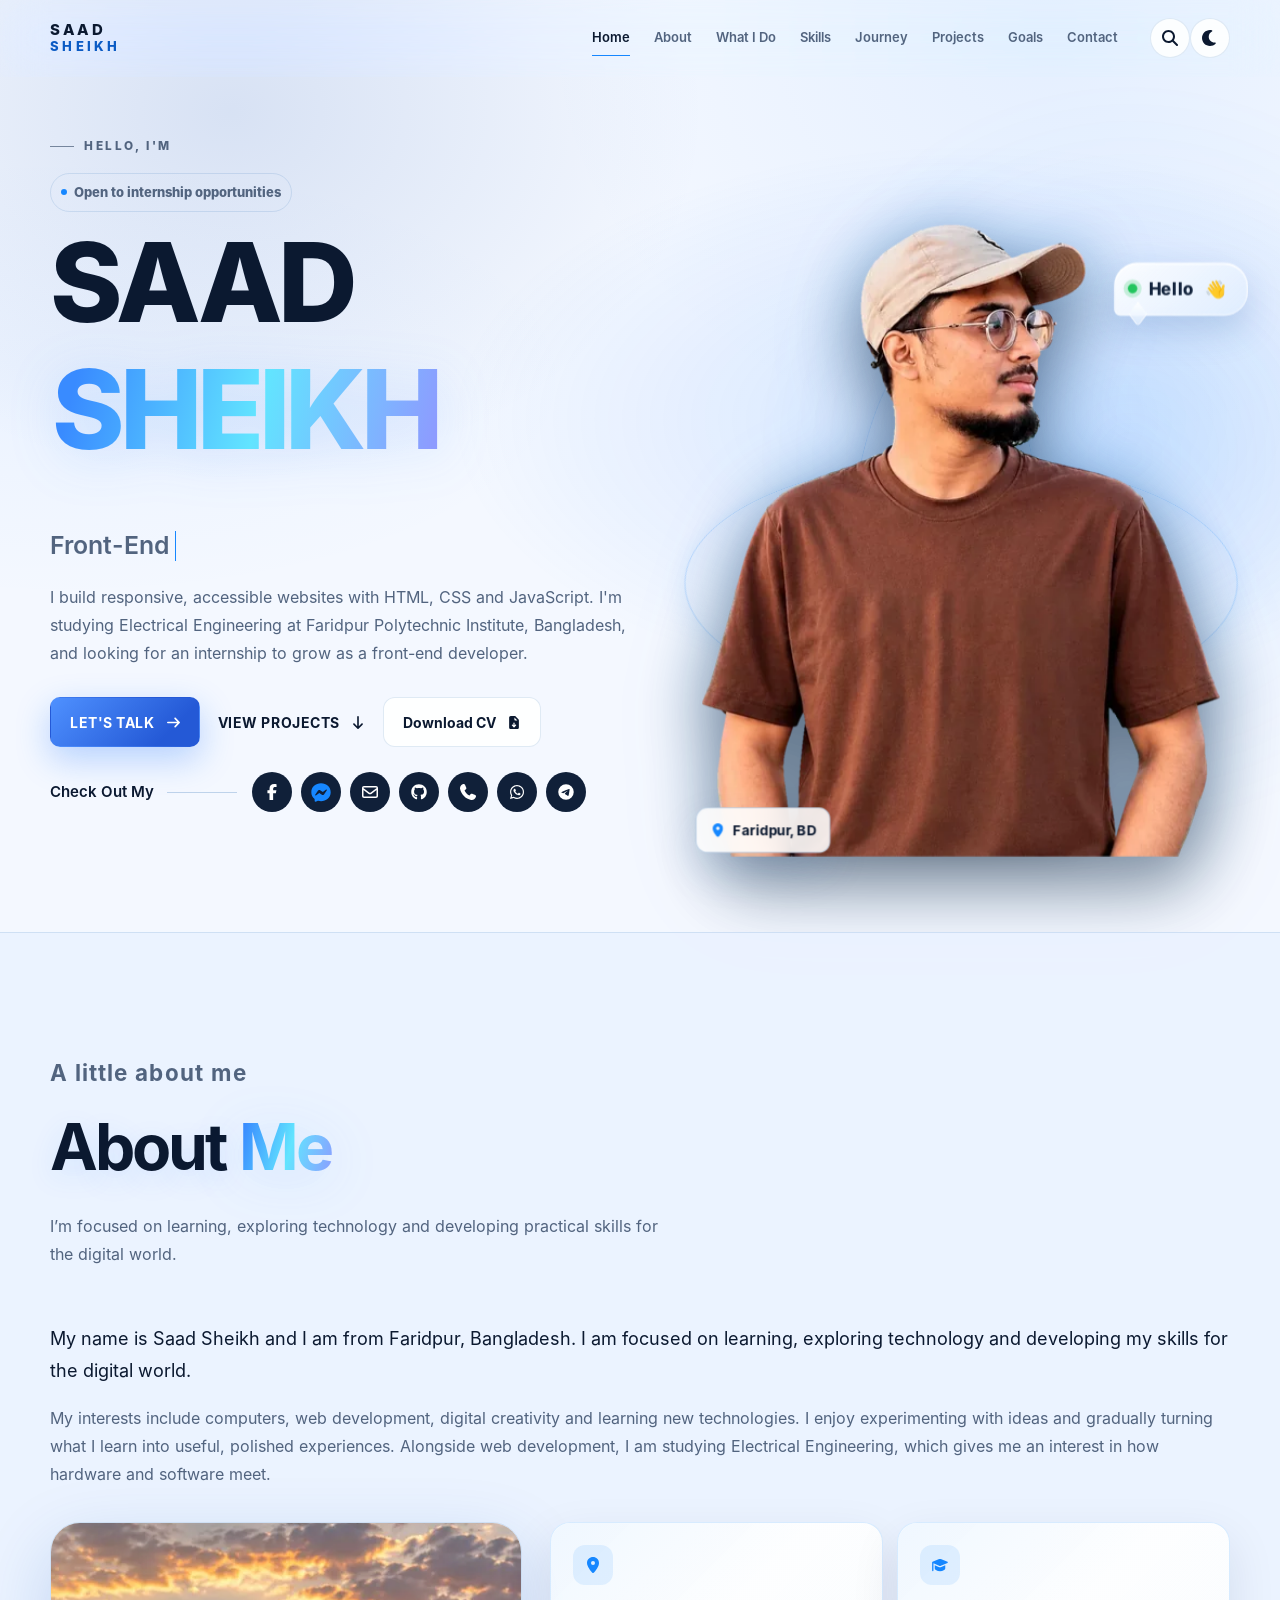
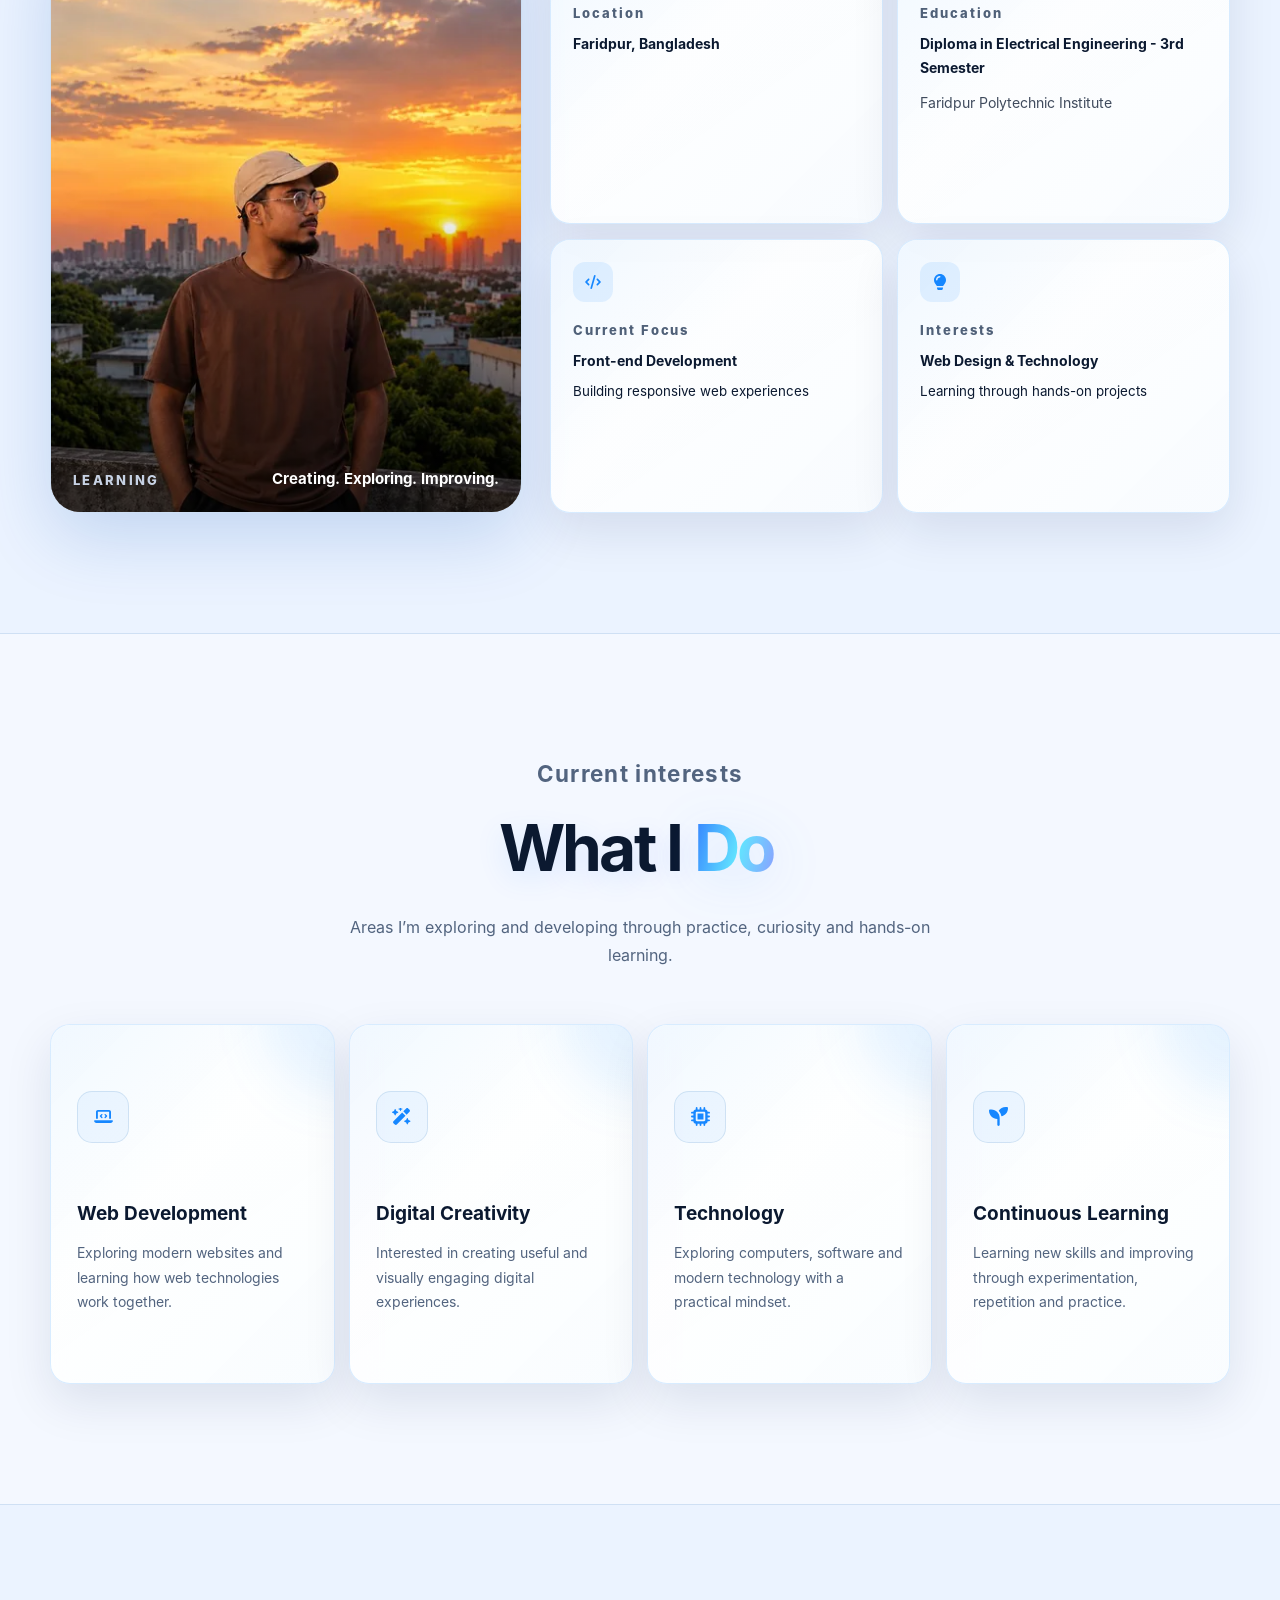
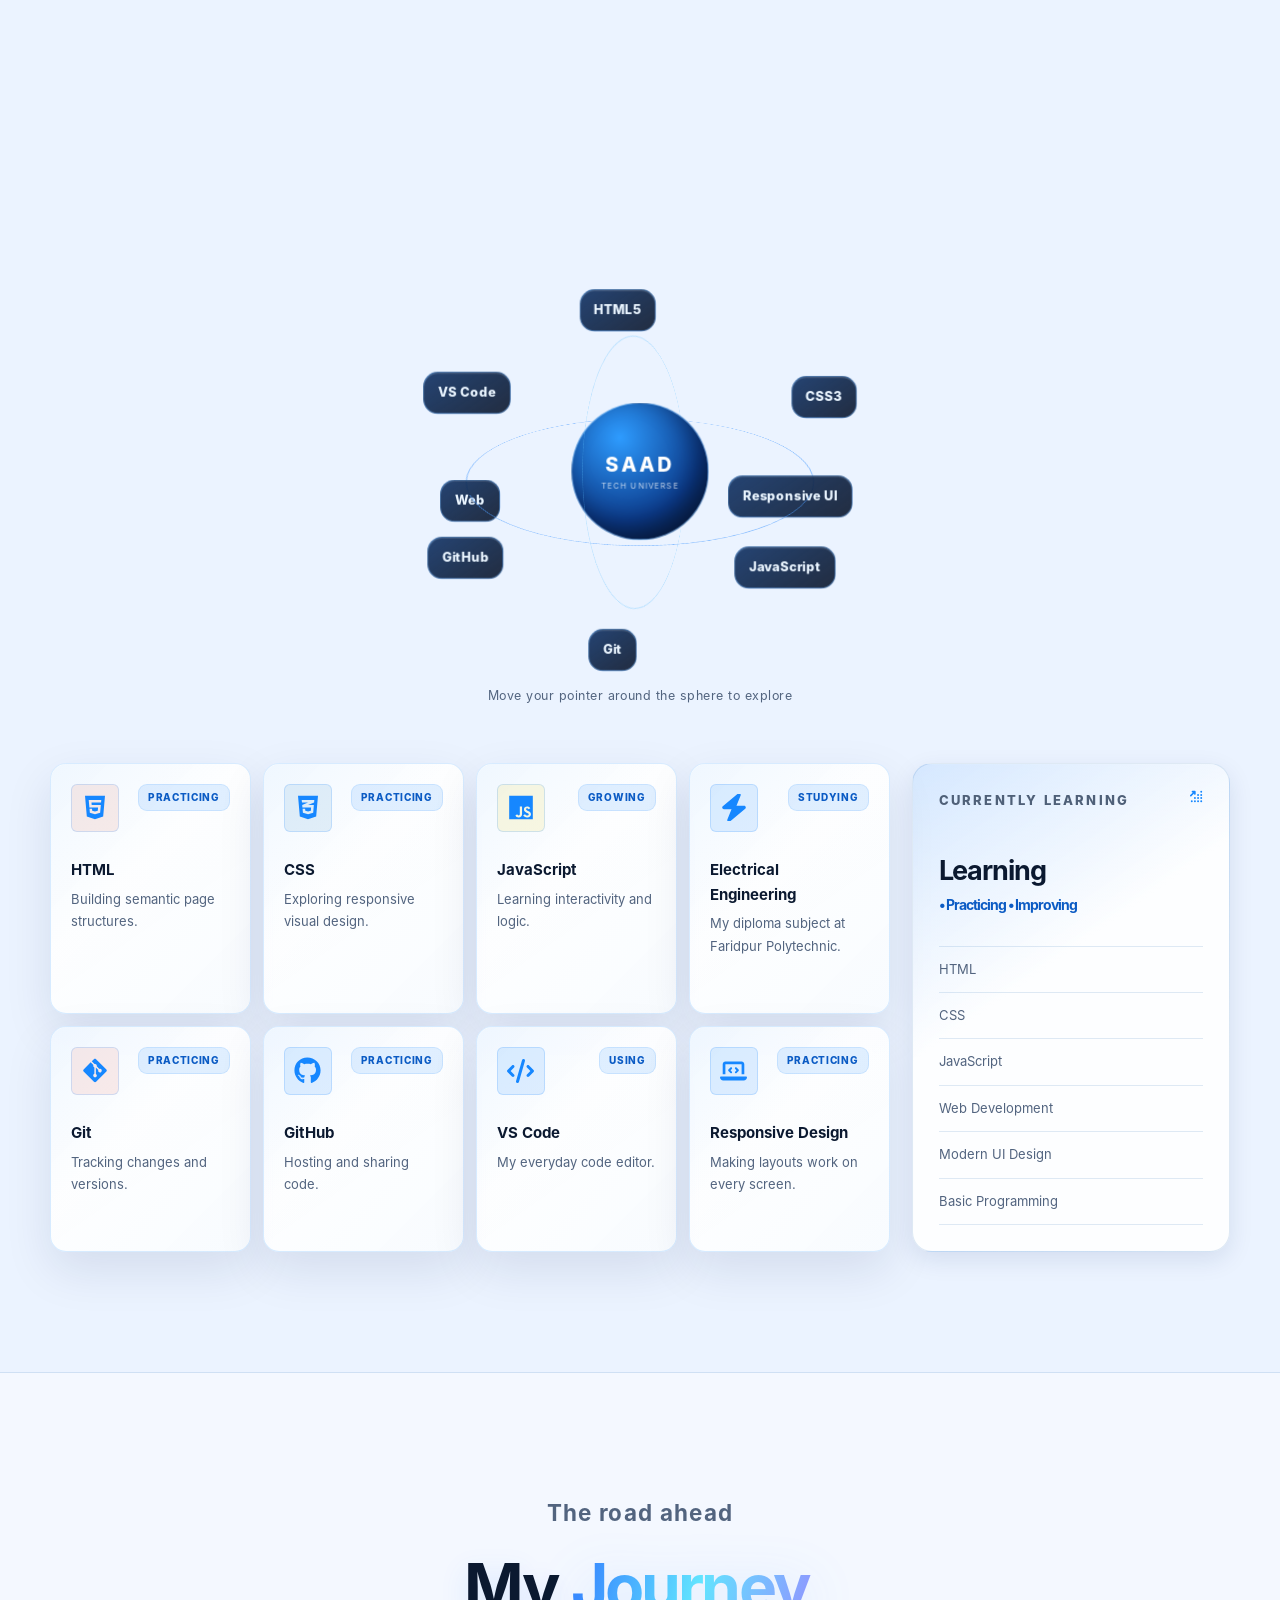
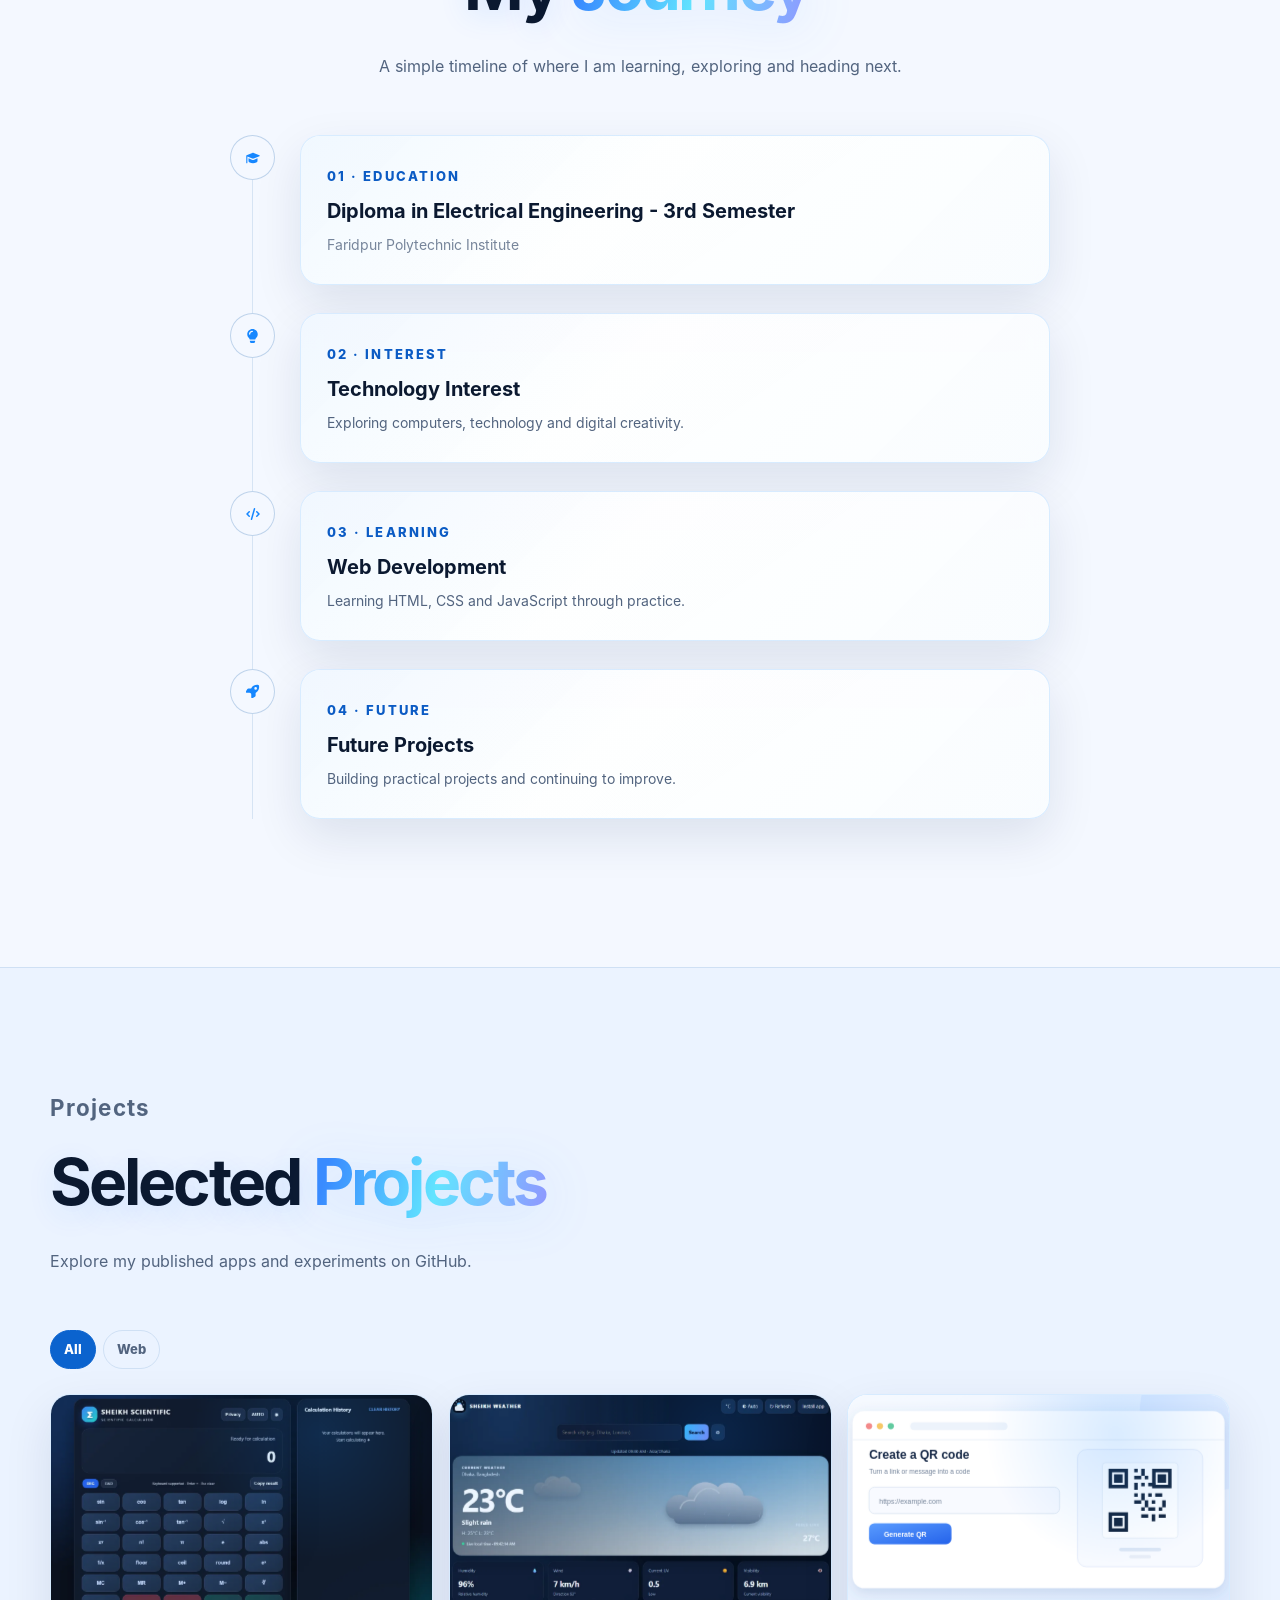
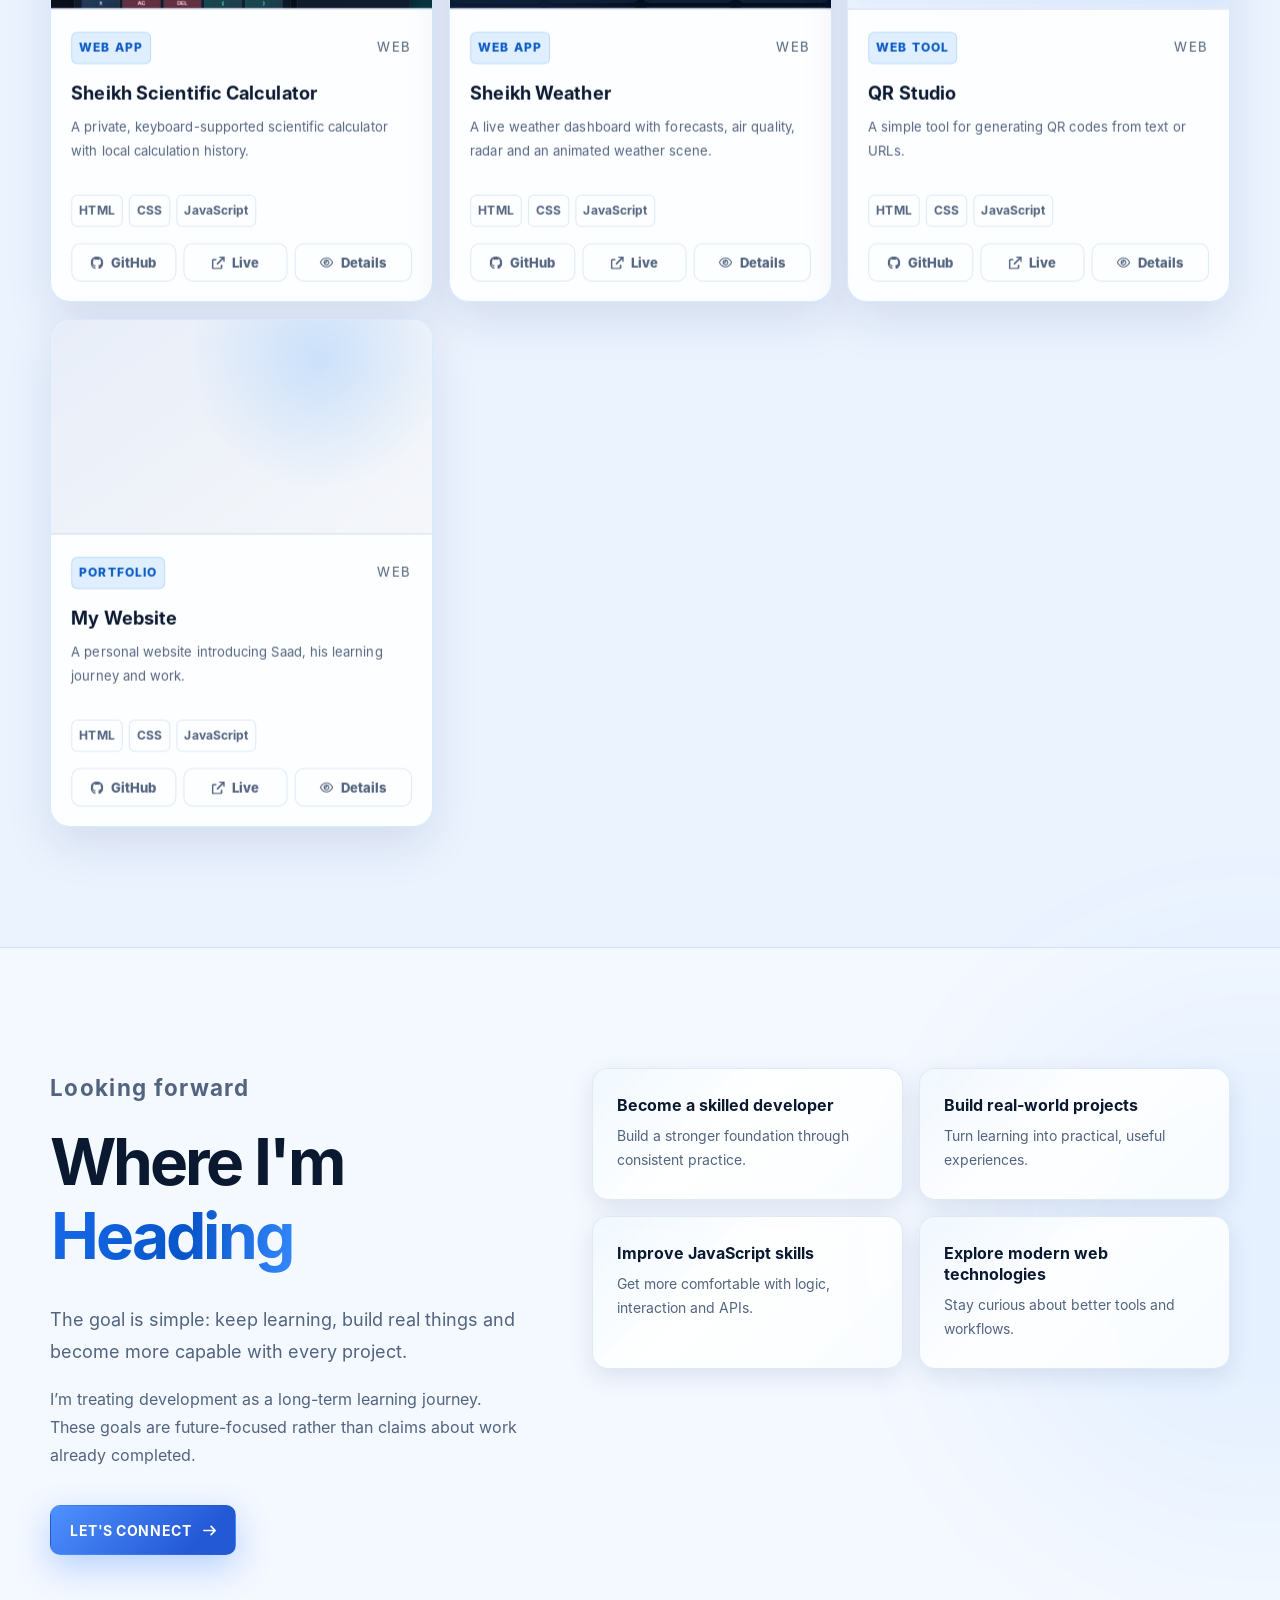
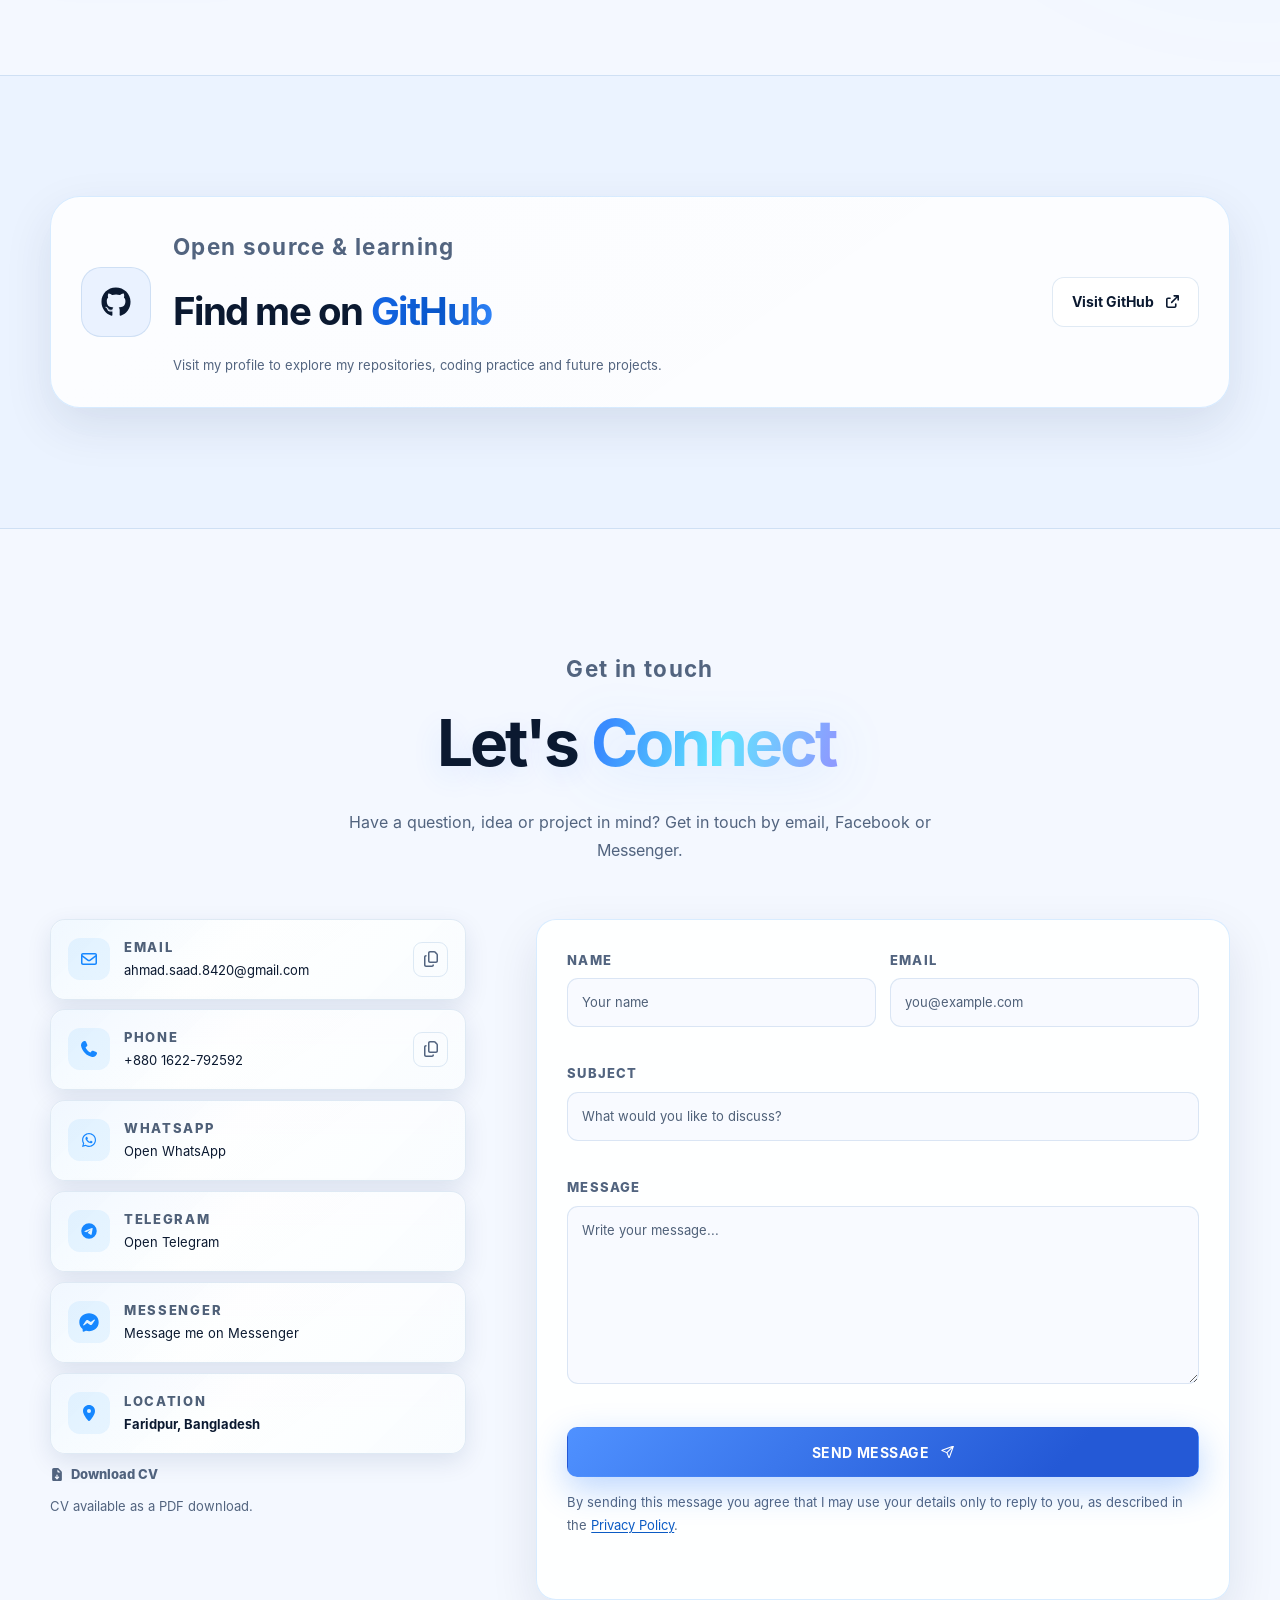
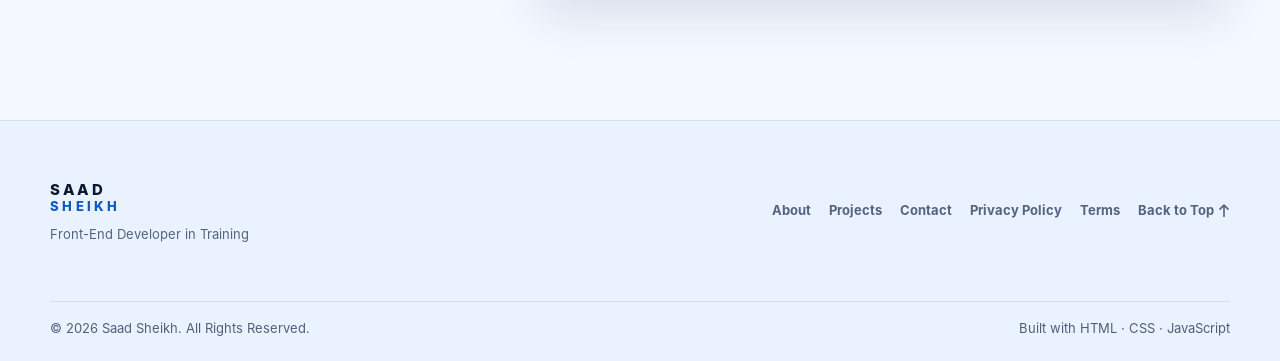
<file: index.html>
<!doctype html>
<html lang="en">
<head>
  <meta charset="utf-8">
  <meta name="viewport" content="width=device-width, initial-scale=1">
  <script src="js/boot.js?v=boot-v20"></script>
  <meta name="description" content="Saad Sheikh is a front-end developer in training and Electrical Engineering diploma student from Faridpur, Bangladesh. See his projects, skills and CV.">
  <meta name="theme-color" content="#141414" id="themeColorMeta">
  <meta name="application-name" content="SAAD SHEIKH">
  <meta name="color-scheme" content="dark light">
  <meta name="author" content="Saad Sheikh">
  <meta name="keywords" content="Saad Sheikh, front-end developer, web development, HTML, CSS, JavaScript, portfolio, Bangladesh">
  <meta name="robots" content="index, follow, max-image-preview:large">
  <meta name="googlebot" content="index, follow, max-snippet:-1, max-image-preview:large, max-video-preview:-1">
  <meta name="referrer" content="strict-origin-when-cross-origin">
  <meta name="format-detection" content="telephone=no">
  <meta property="og:type" content="website">
  <meta property="og:url" content="https://saadsheikh.bond/">
  <meta property="og:site_name" content="SAAD SHEIKH">
  <meta property="og:title" content="SAAD SHEIKH – Web Developer from Faridpur">
  <meta property="og:description" content="Portfolio of Saad Sheikh, a front-end developer in training and Electrical Engineering diploma student from Faridpur, Bangladesh.">
  <meta property="og:image" content="https://saadsheikh.bond/assets/images/og-image.jpg">
  <meta property="og:locale" content="en_US">
  <meta property="og:image:width" content="1200">
  <meta property="og:image:height" content="630">
  <meta property="og:image:alt" content="Saad Sheikh standing on a rooftop at sunset">
  <meta name="twitter:card" content="summary_large_image">
  <meta name="twitter:title" content="SAAD SHEIKH – Web Developer from Faridpur">
  <meta name="twitter:description" content="Portfolio of Saad Sheikh, a front-end developer in training and Electrical Engineering diploma student from Faridpur, Bangladesh.">
  <meta name="twitter:image" content="https://saadsheikh.bond/assets/images/og-image.jpg">
  <link rel="canonical" href="https://saadsheikh.bond/">
  <link rel="icon" href="favicon-32.png?v=10" sizes="32x32" type="image/png">
  <link rel="icon" href="favicon-48.png?v=10" sizes="48x48" type="image/png">
  <link rel="icon" href="assets/icons/icon-192.png" sizes="192x192" type="image/png">
  <link rel="icon" href="favicon.svg" type="image/svg+xml">
  <link rel="shortcut icon" href="favicon.ico?v=10">
  <link rel="apple-touch-icon" href="assets/icons/apple-touch-icon.png">
  <link rel="manifest" href="manifest.json">
  <link rel="preload" href="assets/fonts/inter-400.woff2" as="font" type="font/woff2" crossorigin>
  <link rel="preload" as="image" type="image/webp" href="assets/images/hero-cutout-480.webp" imagesrcset="assets/images/hero-cutout-480.webp 480w, assets/images/hero-cutout-720.webp 720w, assets/images/hero-cutout.webp 961w" imagesizes="(max-width: 600px) 80vw, 480px">
  <link rel="stylesheet" href="css/icons.css?v=icons-v19">
  <link rel="stylesheet" href="css/style.css?v=portfolio-pro-v25">
  <script type="application/ld+json">{"@context": "https://schema.org", "@graph": [{"@type": "WebSite", "@id": "https://saadsheikh.bond/#website", "url": "https://saadsheikh.bond/", "name": "SAAD SHEIKH", "alternateName": ["Saad Sheikh", "SAAD SHEIKH"], "description": "Portfolio of Saad Sheikh, a front-end developer in training from Faridpur, Bangladesh.", "inLanguage": "en"}, {"@type": "Person", "@id": "https://saadsheikh.bond/#person", "name": "Saad Sheikh", "url": "https://saadsheikh.bond/", "image": "https://saadsheikh.bond/assets/images/about-720.jpg", "jobTitle": "Front-End Developer in Training", "affiliation": {"@type": "CollegeOrUniversity", "name": "Faridpur Polytechnic Institute"}, "knowsAbout": ["Web development", "HTML", "CSS", "JavaScript", "Electrical engineering"], "address": {"@type": "PostalAddress", "addressLocality": "Faridpur", "addressCountry": "BD"}, "sameAs": ["https://github.com/ahmadsaad8420-stack", "https://t.me/saadahmad9k", "https://www.facebook.com/share/1aUYR12oY3/"]}]}</script>
  <title>SAAD SHEIKH – Web Developer from Faridpur</title>
</head>
<body class="is-loading">
  <div class="site-loader" id="siteLoader" role="status" aria-label="Loading portfolio">
    <div class="loader-orb" aria-hidden="true"><span></span><span></span><span></span></div>
    <strong>SAAD <span>SHEIKH</span></strong><small>Building a better experience</small>
    <div class="loader-track"><i></i></div><span class="loader-percent" id="loaderPercent" aria-hidden="true">0%</span>
  </div>
  <div class="cursor-glow" id="cursorGlow" aria-hidden="true"></div>
  <a class="skip-link" href="#main-content">Skip to content</a>

  <div class="scroll-progress" id="scrollProgress" aria-hidden="true"></div>

  <header class="site-header" id="siteHeader">
    <nav class="navbar container" aria-label="Primary navigation">
      <a class="brand" href="#home" aria-label="Saad Sheikh home">
        <span>SAAD</span>
        <span>SHEIKH</span>
      </a>

      <button class="menu-toggle" id="menuToggle" type="button" aria-expanded="false" aria-controls="primaryMenu" aria-label="Open navigation menu">
        <span></span><span></span><span></span>
      </button>

      <div class="nav-shell" id="primaryMenu">
        <ul class="nav-links">
          <li><a class="nav-link active" href="#home">Home</a></li>
          <li><a class="nav-link" href="#about">About</a></li>
          <li><a class="nav-link" href="#what-i-do">What I Do</a></li>
          <li><a class="nav-link" href="#skills">Skills</a></li>
          <li><a class="nav-link" href="#journey">Journey</a></li>
          <li><a class="nav-link" href="#projects">Projects</a></li>
          <li><a class="nav-link" href="#goals">Goals</a></li>
          <li><a class="nav-link" href="#contact">Contact</a></li>
        </ul>
        <div class="nav-actions">
          <button class="icon-button" id="commandButton" type="button" aria-label="Open command menu (Ctrl+K)" title="Command menu (Ctrl+K)"><i class="fa-solid fa-magnifying-glass" aria-hidden="true"></i></button>
          <button class="icon-button" id="themeToggle" type="button" aria-label="Switch to light mode" title="Switch theme">
            <i class="fa-solid fa-sun" aria-hidden="true"></i>
          </button>
        </div>
      </div>
    </nav>
  </header>

  <main id="main-content" tabindex="-1">
    <section class="hero section" id="home" aria-labelledby="hero-title">
      <div class="hero__glow hero__glow--one" aria-hidden="true"></div>
      <div class="hero__glow hero__glow--two" aria-hidden="true"></div>
      <canvas class="hero-scene" id="heroScene" aria-hidden="true"></canvas>
      <div class="container hero__layout">
        <div class="hero__content reveal">
          <p class="hero-greeting">HELLO, I'M</p>
          <span class="status-pill"><i class="fa-solid fa-circle" aria-hidden="true"></i> Open to internship opportunities</span>
          <h1 id="hero-title">Saad <span>Sheikh</span></h1>
          <p class="hero__role"><span id="typingText">Front-End Developer in Training</span><span class="typing-caret" aria-hidden="true"></span></p>
          <p class="hero__intro">I build responsive, accessible websites with HTML, CSS and JavaScript. I'm studying Electrical Engineering at Faridpur Polytechnic Institute, Bangladesh, and looking for an internship to grow as a front-end developer.</p>
          <div class="hero__actions">
            <a class="button button--primary" href="#contact"><span>Let's Talk</span><i class="fa-solid fa-arrow-right" aria-hidden="true"></i></a>
            <a class="button button--link" href="#projects"><span>View Projects</span><i class="fa-solid fa-arrow-down" aria-hidden="true"></i></a>
            <a class="button button--secondary" href="assets/cv/Saad-Sheikh-CV.pdf" download><span>Download CV</span><i class="fa-solid fa-file-arrow-down" aria-hidden="true"></i></a>
          </div>
          <div class="social-links" role="group" aria-label="Social links"><span class="social-label">Check Out My</span><span class="social-line" aria-hidden="true"></span>
            <a href="https://www.facebook.com/share/1aUYR12oY3/" target="_blank" rel="noopener noreferrer" aria-label="Facebook" data-tooltip="Facebook"><i class="fa-brands fa-facebook-f" aria-hidden="true"></i></a>
            <a href="https://m.me/s4admp4" data-contact="messenger" aria-label="Message Saad on Messenger" data-tooltip="Messenger"><img class="messenger-brand-icon" src="assets/icons/facebook-messenger.svg" alt="" width="24" height="24"></a>
            <a href="#contact" data-contact="email" aria-label="Send email" data-tooltip="Email"><i class="fa-regular fa-envelope" aria-hidden="true"></i></a>
            <a href="https://github.com/ahmadsaad8420-stack" target="_blank" rel="noopener noreferrer" aria-label="GitHub profile" data-tooltip="GitHub"><i class="fa-brands fa-github" aria-hidden="true"></i></a>
            <a href="#contact" data-contact="phone" aria-label="Call Saad Sheikh" data-tooltip="Call"><i class="fa-solid fa-phone" aria-hidden="true"></i></a>
            <a href="#contact" data-contact="whatsapp" aria-label="Contact on WhatsApp" data-tooltip="WhatsApp"><i class="fa-brands fa-whatsapp" aria-hidden="true"></i></a>
            <a href="#contact" data-contact="telegram" aria-label="Contact on Telegram" data-tooltip="Telegram"><i class="fa-brands fa-telegram" aria-hidden="true"></i></a>
          </div>
        </div>

        <div class="hero__visual reveal reveal--delay">
          <div class="hero-photo-3d" id="heroPhoto3D">
            <div class="portrait-orbit" aria-hidden="true">
              <span class="portrait-orbit__ring portrait-orbit__ring--horizontal"></span>
              <span class="portrait-orbit__ring portrait-orbit__ring--vertical"></span>
              <span class="portrait-orbit__ring portrait-orbit__ring--diagonal"></span>
            </div>
            <div class="hero-photo-shadow" aria-hidden="true"></div>
            <button class="hero-photo-btn" id="heroPhotoBtn" type="button" aria-label="Enable motion-based 3D effect" title="Tap to enable motion-based 3D">
              <picture><source type="image/webp" srcset="assets/images/hero-cutout-480.webp 480w, assets/images/hero-cutout-720.webp 720w, assets/images/hero-cutout.webp 961w" sizes="(max-width: 600px) 80vw, 480px"><img src="assets/images/hero-cutout-480.png" srcset="assets/images/hero-cutout-480.png 480w, assets/images/hero-cutout-720.png 720w, assets/images/hero-cutout.png 961w" sizes="(max-width: 600px) 80vw, 480px" alt="Saad Sheikh wearing glasses and a cap" class="profile-photo" width="961" height="1169" fetchpriority="high" decoding="async"></picture>
            </button>
            <span class="photo-hello">Hello <span class="photo-hello__wave" aria-hidden="true">👋</span></span>
            <span class="photo-tag"><i class="fa-solid fa-location-dot" aria-hidden="true"></i> Faridpur, BD</span>
          </div>
        </div>
      </div>
      <a class="scroll-cue" href="#about" aria-label="Scroll to About section"><span>SCROLL</span><i class="fa-solid fa-arrow-down" aria-hidden="true"></i></a>
    </section>

    <section class="section section--alt about-3d-section" id="about" aria-labelledby="about-title">
      <div class="container">
        <div class="section-heading reveal">
          <p class="eyebrow">A little about me</p>
          <h2 id="about-title">About <span>Me</span></h2>
          <p>I’m focused on learning, exploring technology and developing practical skills for the digital world.</p>
        </div>
        <div class="about-copy about-copy--full reveal">
          <p class="lead">My name is Saad Sheikh and I am from Faridpur, Bangladesh. I am focused on learning, exploring technology and developing my skills for the digital world.</p>
          <p>My interests include computers, web development, digital creativity and learning new technologies. I enjoy experimenting with ideas and gradually turning what I learn into useful, polished experiences. Alongside web development, I am studying Electrical Engineering, which gives me an interest in how hardware and software meet.</p>
        </div>
        <div class="about-bottom-grid about-3d-grid">
          <div class="about-photo-card about-3d-card reveal" data-tilt-card>
            <picture><source srcset="assets/images/about-480.webp 480w, assets/images/about-720.webp 720w" sizes="(max-width: 600px) 90vw, 420px" type="image/webp"><img src="assets/images/about-720.jpg" srcset="assets/images/about-480.jpg 480w, assets/images/about-720.jpg 720w" sizes="(max-width: 600px) 90vw, 420px" alt="Saad Sheikh standing on a rooftop at sunset" loading="lazy" decoding="async" width="720" height="1279"></picture>
            <div class="about-photo-caption"><span>LEARNING</span><strong>Creating. Exploring. Improving.</strong></div>
          </div>
          <div class="info-grid reveal reveal--delay">
            <div class="info-card"><div class="info-card__icon"><i class="fa-solid fa-location-dot" aria-hidden="true"></i></div><span>Location</span><strong>Faridpur, Bangladesh</strong></div>
            <div class="info-card"><div class="info-card__icon"><i class="fa-solid fa-graduation-cap" aria-hidden="true"></i></div><span>Education</span><strong>Diploma in Electrical Engineering - 3rd Semester</strong><small class="education-college">Faridpur Polytechnic Institute</small></div>
            <div class="info-card"><div class="info-card__icon"><i class="fa-solid fa-code" aria-hidden="true"></i></div><span>Current Focus</span><strong>Front-end Development</strong><small>Building responsive web experiences</small></div>
            <div class="info-card"><div class="info-card__icon"><i class="fa-solid fa-lightbulb" aria-hidden="true"></i></div><span>Interests</span><strong>Web Design &amp; Technology</strong><small>Learning through hands-on projects</small></div>
          </div>
        </div>
      </div>
    </section>

    <section class="section" id="what-i-do" aria-labelledby="what-title">
      <div class="container">
        <div class="section-heading section-heading--center reveal">
          <p class="eyebrow">Current interests</p>
          <h2 id="what-title">What I <span>Do</span></h2>
          <p>Areas I’m exploring and developing through practice, curiosity and hands-on learning.</p>
        </div>
        <div class="service-grid">
          <article class="service-card reveal"><span class="service-number">01</span><div class="service-icon"><i class="fa-solid fa-laptop-code" aria-hidden="true"></i></div><h3>Web Development</h3><p>Exploring modern websites and learning how web technologies work together.</p></article>
          <article class="service-card reveal reveal--delay-1"><span class="service-number">02</span><div class="service-icon"><i class="fa-solid fa-wand-magic-sparkles" aria-hidden="true"></i></div><h3>Digital Creativity</h3><p>Interested in creating useful and visually engaging digital experiences.</p></article>
          <article class="service-card reveal reveal--delay-2"><span class="service-number">03</span><div class="service-icon"><i class="fa-solid fa-microchip" aria-hidden="true"></i></div><h3>Technology</h3><p>Exploring computers, software and modern technology with a practical mindset.</p></article>
          <article class="service-card reveal reveal--delay-3"><span class="service-number">04</span><div class="service-icon"><i class="fa-solid fa-seedling" aria-hidden="true"></i></div><h3>Continuous Learning</h3><p>Learning new skills and improving through experimentation, repetition and practice.</p></article>
        </div>
      </div>
    </section>

    <section class="section section--alt" id="skills" aria-labelledby="skills-title">
      <div class="container">
        <div class="section-heading reveal">
          <p class="eyebrow">Learning path</p>
          <h2 id="skills-title">Skills &amp; <span>Learning</span></h2>
          <p>The tools I use every day and the areas I am working on next.</p>
        </div>
        <div class="skills-orbit-wrap reveal" role="group" aria-label="Interactive 3D technology skills sphere">
          <div class="skills-orbit" id="skillsOrbit">
            <div class="orbit-core"><span>SAAD</span><small>TECH UNIVERSE</small></div>
            <span class="orbit-tag tag-html">HTML5</span><span class="orbit-tag tag-css">CSS3</span>
            <span class="orbit-tag tag-js">JavaScript</span><span class="orbit-tag tag-git">Git</span>
            <span class="orbit-tag tag-gh">GitHub</span><span class="orbit-tag tag-vs">VS Code</span>
            <span class="orbit-tag tag-ui">Responsive UI</span><span class="orbit-tag tag-web">Web</span>
          </div>
          <p><span class="motion-help-desktop">Move your pointer around the sphere to explore</span><span class="motion-help-mobile">Tilt your phone to explore; tap the portrait if motion access is requested.</span></p>
        </div>
        <div class="skills-layout">
          <div class="skill-grid">
            <article class="skill-card reveal"><div class="skill-card__top"><span class="skill-icon"><i class="fa-brands fa-html5" aria-hidden="true"></i></span><span>Practicing</span></div><h3>HTML</h3><p>Building semantic page structures.</p></article>
            <article class="skill-card reveal reveal--delay-1"><div class="skill-card__top"><span class="skill-icon"><i class="fa-brands fa-css3-alt" aria-hidden="true"></i></span><span>Practicing</span></div><h3>CSS</h3><p>Exploring responsive visual design.</p></article>
            <article class="skill-card reveal reveal--delay-2"><div class="skill-card__top"><span class="skill-icon"><i class="fa-brands fa-js" aria-hidden="true"></i></span><span>Growing</span></div><h3>JavaScript</h3><p>Learning interactivity and logic.</p></article>
            <article class="skill-card reveal"><div class="skill-card__top"><span class="skill-icon"><i class="fa-solid fa-bolt" aria-hidden="true"></i></span><span>Studying</span></div><h3>Electrical Engineering</h3><p>My diploma subject at Faridpur Polytechnic.</p></article>
            <article class="skill-card reveal"><div class="skill-card__top"><span class="skill-icon"><i class="fa-brands fa-git-alt" aria-hidden="true"></i></span><span>Practicing</span></div><h3>Git</h3><p>Tracking changes and versions.</p></article>
            <article class="skill-card reveal reveal--delay-1"><div class="skill-card__top"><span class="skill-icon"><i class="fa-brands fa-github" aria-hidden="true"></i></span><span>Practicing</span></div><h3>GitHub</h3><p>Hosting and sharing code.</p></article>
            <article class="skill-card reveal reveal--delay-2"><div class="skill-card__top"><span class="skill-icon"><i class="fa-solid fa-code" aria-hidden="true"></i></span><span>Using</span></div><h3>VS Code</h3><p>My everyday code editor.</p></article>
            <article class="skill-card reveal"><div class="skill-card__top"><span class="skill-icon"><i class="fa-solid fa-laptop-code" aria-hidden="true"></i></span><span>Practicing</span></div><h3>Responsive Design</h3><p>Making layouts work on every screen.</p></article>
          </div>
          <aside class="learning-dashboard reveal reveal--delay-2" aria-label="Current learning dashboard">
            <div class="dashboard__header"><span>CURRENTLY LEARNING</span><i class="fa-solid fa-arrow-up-right-dots" aria-hidden="true"></i></div>
            <div class="dashboard__title">Learning<br><em>• Practicing • Improving</em></div>
            <div class="learning-list">
              <div><span>HTML</span><b>01</b></div><div><span>CSS</span><b>02</b></div><div><span>JavaScript</span><b>03</b></div><div><span>Web Development</span><b>04</b></div><div><span>Modern UI Design</span><b>05</b></div><div><span>Basic Programming</span><b>06</b></div>
            </div>
          </aside>
        </div>
      </div>
    </section>

    <section class="section" id="journey" aria-labelledby="journey-title">
      <div class="container">
        <div class="section-heading section-heading--center reveal">
          <p class="eyebrow">The road ahead</p>
          <h2 id="journey-title">My <span>Journey</span></h2>
          <p>A simple timeline of where I am learning, exploring and heading next.</p>
        </div>
        <div class="timeline">
          <article class="timeline-item reveal"><div class="timeline-marker"><i class="fa-solid fa-graduation-cap" aria-hidden="true"></i></div><div class="timeline-card"><span>01 · EDUCATION</span><h3>Diploma in Electrical Engineering - 3rd Semester</h3><p class="education-college">Faridpur Polytechnic Institute</p></div></article>
          <article class="timeline-item reveal reveal--delay-1"><div class="timeline-marker"><i class="fa-solid fa-lightbulb" aria-hidden="true"></i></div><div class="timeline-card"><span>02 · INTEREST</span><h3>Technology Interest</h3><p>Exploring computers, technology and digital creativity.</p></div></article>
          <article class="timeline-item reveal reveal--delay-2"><div class="timeline-marker"><i class="fa-solid fa-code" aria-hidden="true"></i></div><div class="timeline-card"><span>03 · LEARNING</span><h3>Web Development</h3><p>Learning HTML, CSS and JavaScript through practice.</p></div></article>
          <article class="timeline-item reveal reveal--delay-3"><div class="timeline-marker"><i class="fa-solid fa-rocket" aria-hidden="true"></i></div><div class="timeline-card"><span>04 · FUTURE</span><h3>Future Projects</h3><p>Building practical projects and continuing to improve.</p></div></article>
        </div>
      </div>
    </section>

    <section class="section section--alt" id="projects" aria-labelledby="projects-title">
      <div class="container">
        <div class="section-heading reveal">
          <p class="eyebrow">Projects</p>
          <h2 id="projects-title">Selected <span>Projects</span></h2>
          <p>Explore my published apps and experiments on GitHub.</p>
        </div>
        <div class="filter-bar reveal" role="group" aria-label="Filter projects">
          <button class="filter-button active" type="button" aria-pressed="true" data-filter="all">All</button>
          <button class="filter-button" type="button" aria-pressed="false" data-filter="web">Web</button>
        </div>
        <div class="project-grid" id="projectGrid">
        </div>
      </div>
    </section>

    <section class="section goals-section" id="goals" aria-labelledby="goals-title">
      <div class="container goals-grid">
        <div class="goals-copy reveal">
          <p class="eyebrow">Looking forward</p>
          <h2 id="goals-title">Where I'm <span>Heading</span></h2>
          <p class="lead">The goal is simple: keep learning, build real things and become more capable with every project.</p>
          <p>I’m treating development as a long-term learning journey. These goals are future-focused rather than claims about work already completed.</p>
          <a class="button button--primary" href="#contact">Let's Connect <i class="fa-solid fa-arrow-right" aria-hidden="true"></i></a>
        </div>
        <div class="goal-list reveal reveal--delay">
          <article><span>01</span><div><h3>Become a skilled developer</h3><p>Build a stronger foundation through consistent practice.</p></div></article>
          <article><span>02</span><div><h3>Build real-world projects</h3><p>Turn learning into practical, useful experiences.</p></div></article>
          <article><span>03</span><div><h3>Improve JavaScript skills</h3><p>Get more comfortable with logic, interaction and APIs.</p></div></article>
          <article><span>04</span><div><h3>Explore modern web technologies</h3><p>Stay curious about better tools and workflows.</p></div></article>
        </div>
      </div>
    </section>

    <section class="section section--alt github-section" aria-labelledby="github-title">
      <div class="container">
        <div class="github-card reveal">
          <div class="github-card__icon"><i class="fa-brands fa-github" aria-hidden="true"></i></div>
          <div><p class="eyebrow">Open source &amp; learning</p><h2 id="github-title">Find me on <span>GitHub</span></h2><p>Visit my profile to explore my repositories, coding practice and future projects.</p></div>
          <a class="button button--secondary" href="https://github.com/ahmadsaad8420-stack" target="_blank" rel="noopener noreferrer"><span>Visit GitHub</span><i class="fa-solid fa-arrow-up-right-from-square" aria-hidden="true"></i></a>
        </div>
        <div id="githubStats" class="github-stats reveal" hidden></div>
      </div>
    </section>


    <section class="section" id="achievements" aria-labelledby="ach-title" hidden>
      <div class="container"><div class="section-heading section-heading--center reveal"><p class="eyebrow">Milestones</p><h2 id="ach-title">Certificates &amp; <span>Achievements</span></h2></div><div class="info-grid" id="achievementGrid"></div></div>
    </section>
    <section class="section section--alt" id="testimonials" aria-labelledby="tes-title" hidden>
      <div class="container"><div class="section-heading section-heading--center reveal"><p class="eyebrow">Feedback</p><h2 id="tes-title">What People <span>Say</span></h2></div><div class="info-grid" id="testimonialGrid"></div></div>
    </section>

    <section class="section" id="contact" aria-labelledby="contact-title">
      <div class="container">
        <div class="section-heading section-heading--center reveal">
          <p class="eyebrow">Get in touch</p>
          <h2 id="contact-title">Let's <span>Connect</span></h2>
          <p>Have a question, idea or project in mind? Get in touch by email, Facebook or Messenger.</p>
        </div>
        <div class="contact-grid">
          <div class="contact-info reveal">
            <div class="contact-card"><div class="contact-card__icon"><i class="fa-regular fa-envelope" aria-hidden="true"></i></div><div><span>Email</span><a href="#contact" data-contact="email" data-fill-text>Email me</a></div><button class="copy-email" type="button" id="copyEmail" aria-label="Copy email address" title="Copy email"><i class="fa-regular fa-copy" aria-hidden="true"></i></button></div>
            <div class="contact-card"><div class="contact-card__icon"><i class="fa-solid fa-phone" aria-hidden="true"></i></div><div><span>Phone</span><a href="#contact" data-contact="phone" data-fill-text>Call me</a></div><button class="copy-email copy-contact" type="button" id="copyPhone" aria-label="Copy phone number" title="Copy phone number"><i class="fa-regular fa-copy" aria-hidden="true"></i></button></div>
            <div class="contact-card contact-card--whatsapp"><div class="contact-card__icon"><i class="fa-brands fa-whatsapp" aria-hidden="true"></i></div><div><span>WhatsApp</span><a href="#contact" data-contact="whatsapp" data-contact-label="WhatsApp chat">Open WhatsApp</a></div></div>
            <div class="contact-card contact-card--telegram"><div class="contact-card__icon"><i class="fa-brands fa-telegram" aria-hidden="true"></i></div><div><span>Telegram</span><a href="#contact" data-contact="telegram" data-contact-label="Telegram chat">Open Telegram</a></div></div>
            <div class="contact-card contact-card--messenger"><div class="contact-card__icon"><img class="messenger-brand-icon" src="assets/icons/facebook-messenger.svg" alt="" width="24" height="24"></div><div><span>Messenger</span><a href="https://m.me/s4admp4" data-contact="messenger">Message me on Messenger</a></div></div>
            <div class="contact-card"><div class="contact-card__icon"><i class="fa-solid fa-location-dot" aria-hidden="true"></i></div><div><span>Location</span><strong>Faridpur, Bangladesh</strong></div></div>
            <a class="cv-link" id="cvLink" href="assets/cv/Saad-Sheikh-CV.pdf" download><i class="fa-solid fa-file-arrow-down" aria-hidden="true"></i> Download CV</a>
            <p class="micro-note" id="cvNote">CV available as a PDF download.</p>
          </div>

          <form class="contact-form reveal reveal--delay" id="contactForm" name="contact" method="POST" action="thanks.html" data-netlify="true" data-netlify-honeypot="bot-field" novalidate>
            <input type="hidden" name="form-name" value="contact">
            <div class="form-row">
              <div class="form-field"><label for="name">Name</label><input id="name" name="name" type="text" autocomplete="name" required minlength="2" maxlength="80" placeholder="Your name"><small class="field-error" id="nameError"></small></div>
              <div class="form-field"><label for="email">Email</label><input id="email" name="email" type="email" autocomplete="email" required maxlength="120" placeholder="you@example.com"><small class="field-error" id="emailError"></small></div>
            </div>
            <div class="form-field"><label for="subject">Subject</label><input id="subject" name="subject" type="text" required minlength="3" maxlength="120" placeholder="What would you like to discuss?"><small class="field-error" id="subjectError"></small></div>
            <div class="form-field"><label for="message">Message</label><textarea id="message" name="message" rows="7" required minlength="10" maxlength="3000" placeholder="Write your message..."></textarea><small class="field-error" id="messageError"></small></div>
            <input class="hp-field" id="gotcha" name="bot-field" type="text" tabindex="-1" autocomplete="off" aria-hidden="true" maxlength="100">
            <button class="button button--primary button--full" type="submit"><span>Send Message</span><i class="fa-regular fa-paper-plane" aria-hidden="true"></i></button>
            <p class="micro-note">By sending this message you agree that I may use your details only to reply to you, as described in the <a href="privacy-policy.html">Privacy Policy</a>.</p>
            <p class="form-status" id="formStatus" role="status" aria-live="polite"></p>
          </form>
        </div>
      </div>
    </section>
  </main>

  <footer class="footer">
    <div class="container footer__top">
      <div><a class="brand" href="#home"><span>SAAD</span><span>SHEIKH</span></a><p>Front-End Developer in Training</p></div>
      <div class="footer__links"><a href="#about">About</a><a href="#projects">Projects</a><a href="#contact">Contact</a><a href="privacy-policy.html">Privacy Policy</a><a href="terms.html">Terms</a><a href="#home">Back to Top <i class="fa-solid fa-arrow-up" aria-hidden="true"></i></a></div>
    </div>
    <div class="container footer__bottom"><span>© <span id="currentYear"></span> Saad Sheikh. All Rights Reserved.</span><span>Built with HTML · CSS · JavaScript</span></div>
  </footer>

  <button class="back-to-top" id="backToTop" type="button" aria-label="Back to top" title="Back to top"><i class="fa-solid fa-arrow-up" aria-hidden="true"></i></button>

  <div class="modal" id="projectModal" aria-hidden="true" role="dialog" aria-modal="true" aria-labelledby="modalTitle">
    <div class="modal__overlay" data-modal-close></div>
    <div class="modal__dialog">
      <button class="modal__close" type="button" id="modalClose" aria-label="Close project details"><i class="fa-solid fa-xmark" aria-hidden="true"></i></button>
      <div class="modal__visual" id="modalVisual"></div>
      <div class="modal__body">
        <span class="project-badge" id="modalBadge">PROJECT</span>
        <h2 id="modalTitle">Project details</h2>
        <p id="modalDescription"></p>
        <div class="modal__features" id="modalFeatures"></div>
        <div class="tech-list" id="modalTech"></div>
        <div class="modal__actions"><a class="button button--primary" id="modalDemo" href="#"><span>Live Demo</span><i class="fa-solid fa-arrow-up-right-from-square" aria-hidden="true"></i></a><a class="button button--secondary" id="modalGithub" href="#"><span>GitHub</span><i class="fa-brands fa-github" aria-hidden="true"></i></a></div>
      </div>
    </div>
  </div>


  <div class="command" id="commandMenu" aria-hidden="true" role="dialog" aria-modal="true" aria-label="Command menu">
    <div class="command__overlay" data-cmd-close></div>
    <div class="command__box">
      <input id="commandInput" type="text" placeholder="Type a command… (Esc to close)" autocomplete="off" role="combobox" aria-autocomplete="list" aria-expanded="false" aria-controls="commandList" aria-label="Search commands">
      <ul id="commandList" role="listbox"></ul>
    </div>
  </div>

  <script src="js/projects.js?v=portfolio-pro-v18"></script>
  <script src="js/script.js?v=portfolio-pro-v28"></script>
</body>
</html>
</file>
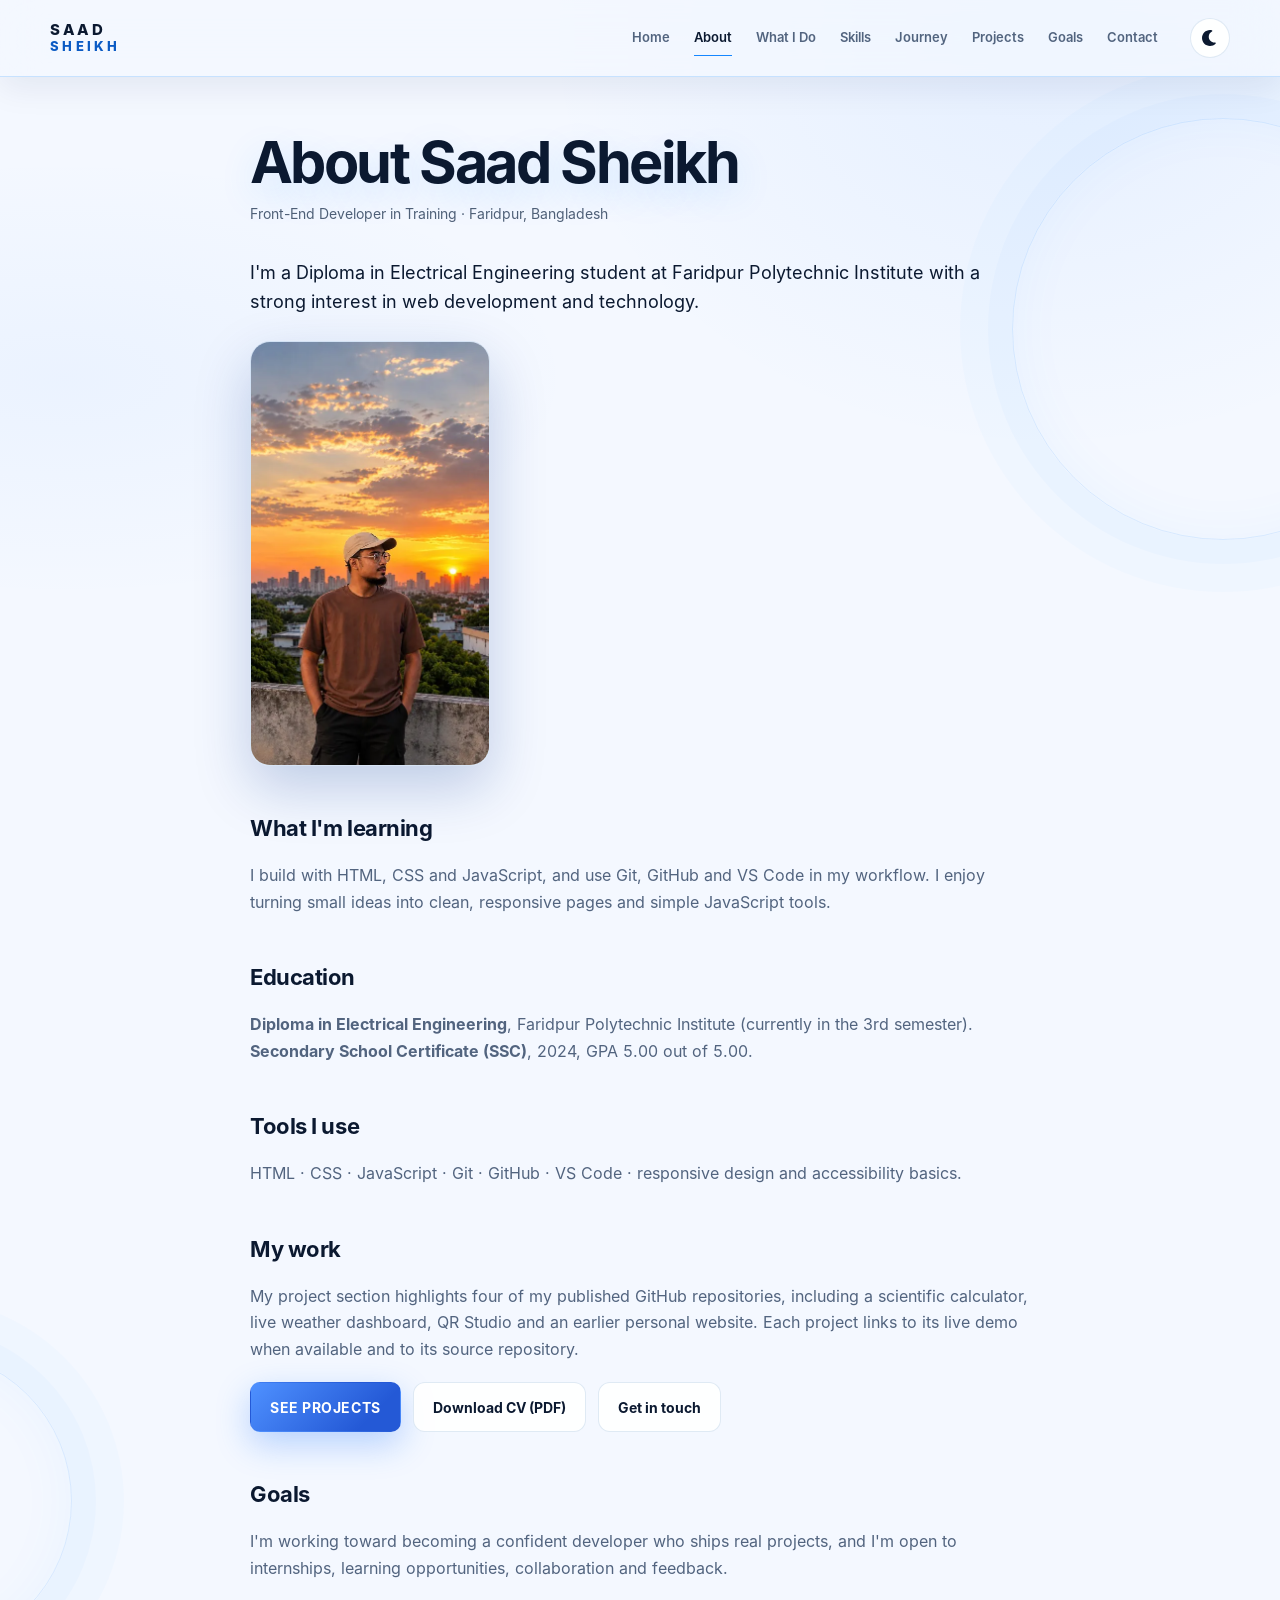
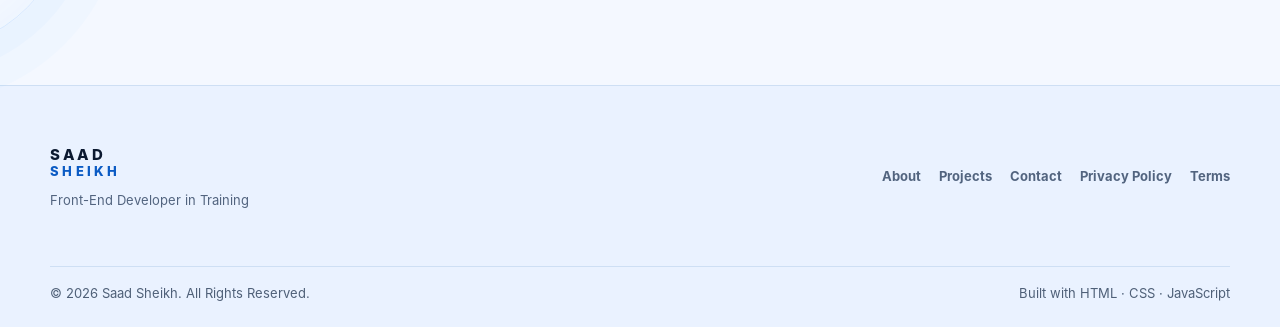
<file: about.html>
<!doctype html>
<html lang="en">
<head>
  <meta charset="utf-8">
  <script src="js/boot.js?v=boot-v20"></script>
  <meta name="viewport" content="width=device-width, initial-scale=1">
  <title>About | SAAD SHEIKH</title>
  <meta name="description" content="About Saad Sheikh, a Diploma Engineering student and aspiring web developer from Faridpur, Bangladesh.">
  <meta name="robots" content="noindex, follow">
  <meta name="author" content="Saad Sheikh">
  <meta name="color-scheme" content="dark light">
  <meta name="theme-color" content="#141414" id="themeColorMeta">
  <meta property="og:type" content="website">
  <meta property="og:site_name" content="SAAD SHEIKH">
  <meta property="og:title" content="About | SAAD SHEIKH">
  <meta property="og:description" content="About Saad Sheikh, a Diploma Engineering student and aspiring web developer from Faridpur, Bangladesh.">
  <meta property="og:url" content="https://saadsheikh.bond/about">
  <meta property="og:image" content="https://saadsheikh.bond/assets/images/og-image.jpg">
  <meta name="twitter:card" content="summary_large_image">
  <meta name="twitter:title" content="About | SAAD SHEIKH">
  <meta name="twitter:description" content="About Saad Sheikh, a Diploma Engineering student and aspiring web developer from Faridpur, Bangladesh.">
  <meta name="twitter:image" content="https://saadsheikh.bond/assets/images/og-image.jpg">
  <link rel="canonical" href="https://saadsheikh.bond/about">
  <link rel="icon" href="favicon-32.png?v=10" sizes="32x32" type="image/png">
  <link rel="icon" href="favicon.svg" type="image/svg+xml">
  <link rel="apple-touch-icon" href="assets/icons/apple-touch-icon.png">
  <link rel="manifest" href="manifest.json">
  <link rel="stylesheet" href="css/icons.css?v=icons-v19">
  <link rel="stylesheet" href="css/style.css?v=portfolio-pro-v25">
  <link rel="stylesheet" href="css/pages.css?v=pages-v18">
</head>
<body>
  <a class="skip-link" href="index.html#main-content">Skip to content</a>
  <header class="site-header scrolled" id="siteHeader">
    <nav class="navbar container" aria-label="Primary navigation">
      <a class="brand" href="" aria-label="Saad Sheikh home"><span>SAAD</span><span>SHEIKH</span></a>
      <button class="menu-toggle" id="menuToggle" type="button" aria-expanded="false" aria-controls="primaryMenu" aria-label="Open navigation menu"><span></span><span></span><span></span></button>
      <div class="nav-shell" id="primaryMenu">
        <ul class="nav-links">
          <li><a class="nav-link" href="index.html#home">Home</a></li>
          <li><a class="nav-link active" href="about.html" aria-current="page">About</a></li>
          <li><a class="nav-link" href="index.html#what-i-do">What I Do</a></li>
          <li><a class="nav-link" href="index.html#skills">Skills</a></li>
          <li><a class="nav-link" href="index.html#journey">Journey</a></li>
          <li><a class="nav-link" href="index.html#projects">Projects</a></li>
          <li><a class="nav-link" href="index.html#goals">Goals</a></li>
          <li><a class="nav-link" href="contact.html">Contact</a></li>
        </ul>
        <div class="nav-actions"><button class="icon-button" id="themeToggle" type="button" aria-label="Switch to dark mode" title="Switch theme"><i class="fa-solid fa-moon" aria-hidden="true"></i></button></div>
      </div>
    </nav>
  </header>
  <main id="main-content" tabindex="-1" class="page"><div class="wrap">
    <h1>About Saad Sheikh</h1>
    <p class="meta">Front-End Developer in Training · Faridpur, Bangladesh</p>
    <p class="lead">I'm a Diploma in Electrical Engineering student at Faridpur Polytechnic Institute with a strong interest in web development and technology.</p>

    <figure class="about-figure">
      <picture><source srcset="/assets/images/about-480.webp 480w, /assets/images/about-720.webp 720w" sizes="(max-width: 600px) 90vw, 360px" type="image/webp"><img src="assets/images/about-720.jpg" srcset="/assets/images/about-480.jpg 480w, /assets/images/about-720.jpg 720w" sizes="(max-width: 600px) 90vw, 360px" alt="Saad Sheikh standing on a rooftop at sunset" width="720" height="1279" loading="lazy" decoding="async"></picture>
    </figure>

    <h2>What I'm learning</h2>
    <p>I build with HTML, CSS and JavaScript, and use Git, GitHub and VS Code in my workflow. I enjoy turning small ideas into clean, responsive pages and simple JavaScript tools.</p>

    <h2>Education</h2>
    <p><strong>Diploma in Electrical Engineering</strong>, Faridpur Polytechnic Institute (currently in the 3rd semester).<br><strong>Secondary School Certificate (SSC)</strong>, 2024, GPA 5.00 out of 5.00.</p>

    <h2>Tools I use</h2>
    <p>HTML · CSS · JavaScript · Git · GitHub · VS Code · responsive design and accessibility basics.</p>

    <h2>My work</h2>
    <p>My project section highlights four of my published GitHub repositories, including a scientific calculator, live weather dashboard, QR Studio and an earlier personal website. Each project links to its live demo when available and to its source repository.</p>
    <div class="links">
      <a class="button button--primary" href="index.html#projects">See projects</a>
      <a class="button button--secondary" href="assets/cv/Saad-Sheikh-CV.pdf" download>Download CV (PDF)</a>
      <a class="button button--secondary" href="contact.html">Get in touch</a>
    </div>

    <h2>Goals</h2>
    <p>I'm working toward becoming a confident developer who ships real projects, and I'm open to internships, learning opportunities, collaboration and feedback.</p>

  </div></main>
  <footer class="footer">
    <div class="container footer__top">
      <div><a class="brand" href=""><span>SAAD</span><span>SHEIKH</span></a><p>Front-End Developer in Training</p></div>
      <div class="footer__links"><a href="about.html">About</a><a href="index.html#projects">Projects</a><a href="contact.html">Contact</a><a href="privacy-policy.html">Privacy Policy</a><a href="terms.html">Terms</a></div>
    </div>
    <div class="container footer__bottom"><span>© <span id="currentYear">2026</span> Saad Sheikh. All Rights Reserved.</span><span>Built with HTML · CSS · JavaScript</span></div>
  </footer>
  <script src="js/pages.js?v=pages-v18"></script>
</body>
</html>
</file>
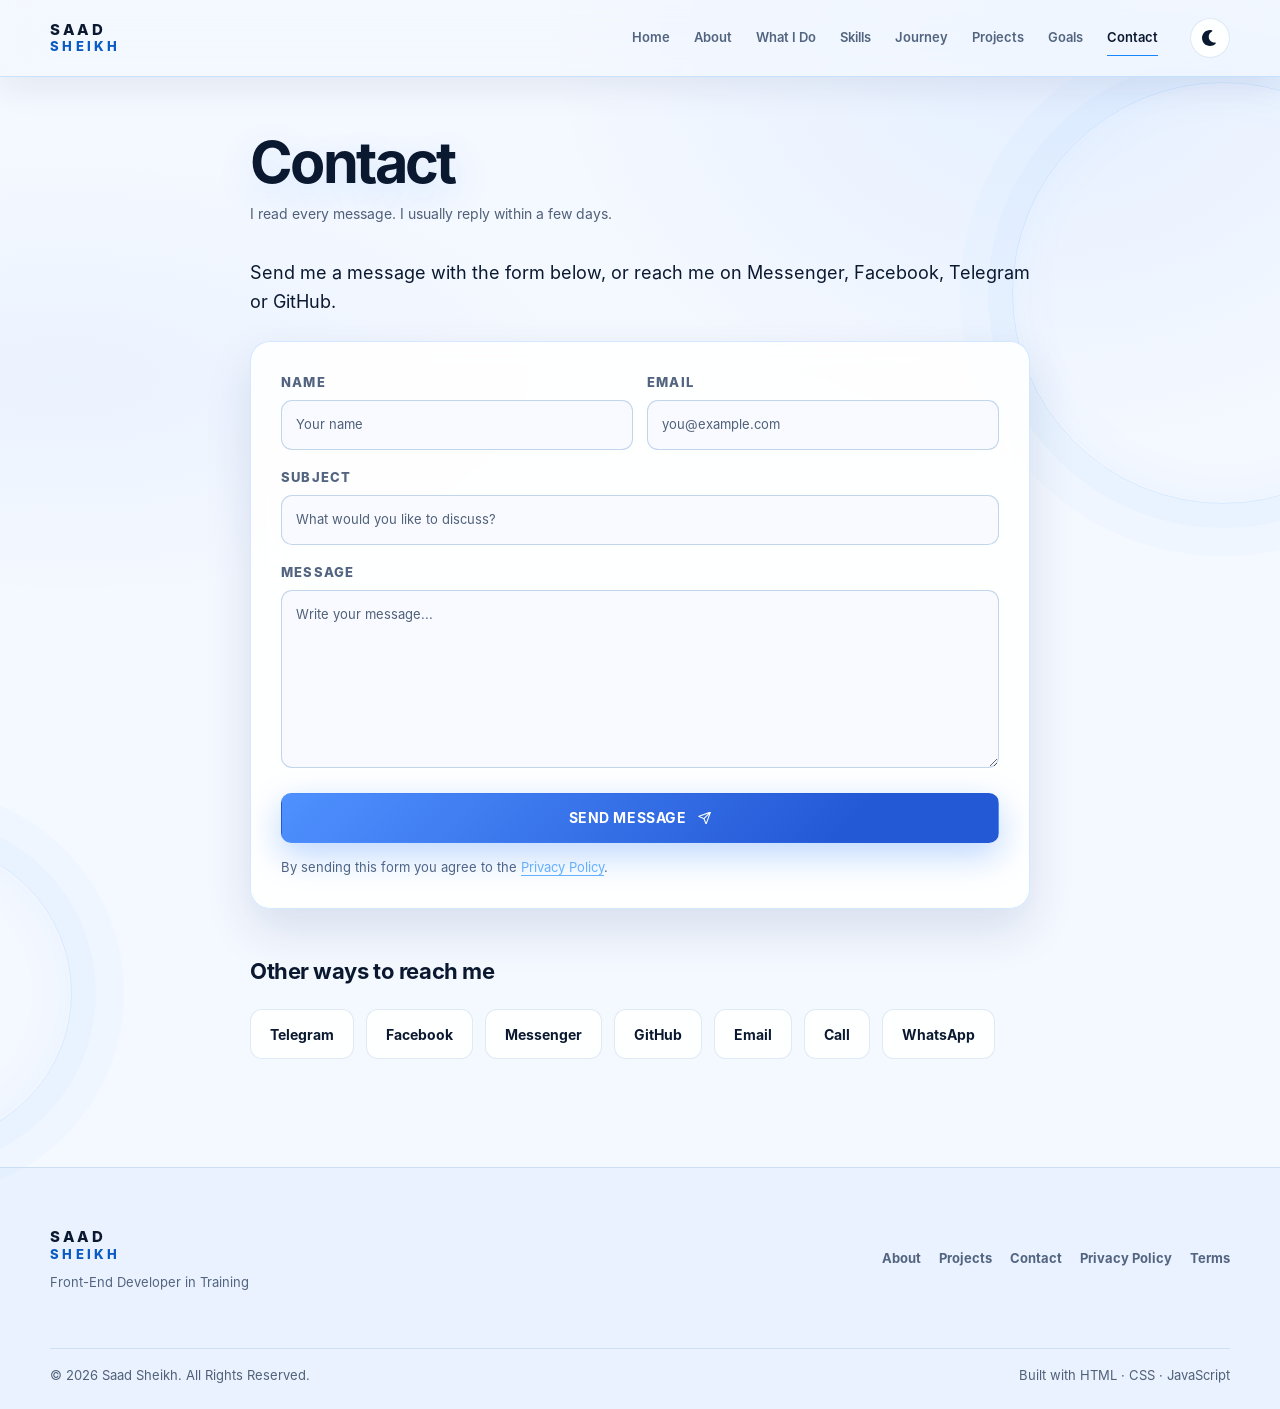
<file: contact.html>
<!doctype html>
<html lang="en">
<head>
  <meta charset="utf-8">
  <script src="js/boot.js?v=boot-v20"></script>
  <meta name="viewport" content="width=device-width, initial-scale=1">
  <title>Contact | SAAD SHEIKH</title>
  <meta name="description" content="Contact Saad Sheikh using the contact form, Telegram or GitHub.">
  <meta name="robots" content="noindex, follow">
  <meta name="author" content="Saad Sheikh">
  <meta name="color-scheme" content="dark light">
  <meta name="theme-color" content="#141414" id="themeColorMeta">
  <meta property="og:type" content="website">
  <meta property="og:site_name" content="SAAD SHEIKH">
  <meta property="og:title" content="Contact | SAAD SHEIKH">
  <meta property="og:description" content="Contact Saad Sheikh using the contact form, Telegram or GitHub.">
  <meta property="og:url" content="https://saadsheikh.bond/contact">
  <meta property="og:image" content="https://saadsheikh.bond/assets/images/og-image.jpg">
  <meta name="twitter:card" content="summary_large_image">
  <meta name="twitter:title" content="Contact | SAAD SHEIKH">
  <meta name="twitter:description" content="Contact Saad Sheikh using the contact form, Telegram or GitHub.">
  <meta name="twitter:image" content="https://saadsheikh.bond/assets/images/og-image.jpg">
  <link rel="canonical" href="https://saadsheikh.bond/contact">
  <link rel="icon" href="favicon-32.png?v=10" sizes="32x32" type="image/png">
  <link rel="icon" href="favicon.svg" type="image/svg+xml">
  <link rel="apple-touch-icon" href="assets/icons/apple-touch-icon.png">
  <link rel="manifest" href="manifest.json">
  <link rel="stylesheet" href="css/icons.css?v=icons-v19">
  <link rel="stylesheet" href="css/style.css?v=portfolio-pro-v25">
  <link rel="stylesheet" href="css/pages.css?v=pages-v18">
</head>
<body>
  <div class="cursor-glow" id="cursorGlow" aria-hidden="true"></div>
  <a class="skip-link" href="index.html#main-content">Skip to content</a>
  <header class="site-header scrolled" id="siteHeader">
    <nav class="navbar container" aria-label="Primary navigation">
      <a class="brand" href="" aria-label="Saad Sheikh home"><span>SAAD</span><span>SHEIKH</span></a>
      <button class="menu-toggle" id="menuToggle" type="button" aria-expanded="false" aria-controls="primaryMenu" aria-label="Open navigation menu"><span></span><span></span><span></span></button>
      <div class="nav-shell" id="primaryMenu">
        <ul class="nav-links">
          <li><a class="nav-link" href="index.html#home">Home</a></li>
          <li><a class="nav-link" href="about.html">About</a></li>
          <li><a class="nav-link" href="index.html#what-i-do">What I Do</a></li>
          <li><a class="nav-link" href="index.html#skills">Skills</a></li>
          <li><a class="nav-link" href="index.html#journey">Journey</a></li>
          <li><a class="nav-link" href="index.html#projects">Projects</a></li>
          <li><a class="nav-link" href="index.html#goals">Goals</a></li>
          <li><a class="nav-link active" href="contact.html" aria-current="page">Contact</a></li>
        </ul>
        <div class="nav-actions"><button class="icon-button" id="themeToggle" type="button" aria-label="Switch to dark mode" title="Switch theme"><i class="fa-solid fa-moon" aria-hidden="true"></i></button></div>
      </div>
    </nav>
  </header>
  <main id="main-content" tabindex="-1" class="page"><div class="wrap">
    <h1>Contact</h1>
    <p class="meta">I read every message. I usually reply within a few days.</p>
    <p class="lead">Send me a message with the form below, or reach me on Messenger, Facebook, Telegram or GitHub.</p>

    <form class="contact-form" name="contact" action="thanks.html" method="POST" data-netlify="true" data-netlify-honeypot="bot-field">
      <input type="hidden" name="form-name" value="contact">
      <div class="form-row">
        <div class="form-field"><label for="name">Name</label><input id="name" name="name" type="text" autocomplete="name" required minlength="2" maxlength="80" placeholder="Your name"></div>
        <div class="form-field"><label for="email">Email</label><input id="email" name="email" type="email" autocomplete="email" required maxlength="120" placeholder="you@example.com"></div>
      </div>
      <div class="form-field"><label for="subject">Subject</label><input id="subject" name="subject" type="text" required minlength="3" maxlength="120" placeholder="What would you like to discuss?"></div>
      <div class="form-field"><label for="message">Message</label><textarea id="message" name="message" rows="7" required minlength="10" maxlength="3000" placeholder="Write your message..."></textarea></div>
      <input class="hp-field" name="bot-field" type="text" tabindex="-1" autocomplete="off" aria-hidden="true" maxlength="100">
      <button class="button button--primary button--full" type="submit"><span>Send message</span><i class="fa-regular fa-paper-plane" aria-hidden="true"></i></button>
      <p class="micro-note">By sending this form you agree to the <a href="privacy-policy.html">Privacy Policy</a>.</p>
    </form>

    <h2>Other ways to reach me</h2>
    <div class="links">
      <a class="button button--secondary" href="https://t.me/saadahmad9k" target="_blank" rel="noopener noreferrer">Telegram</a>
      <a class="button button--secondary" href="https://www.facebook.com/share/1aUYR12oY3/" target="_blank" rel="noopener noreferrer">Facebook</a>
      <a class="button button--secondary" href="https://m.me/s4admp4" target="_blank" rel="noopener noreferrer">Messenger</a>
      <a class="button button--secondary" href="https://github.com/ahmadsaad8420-stack" target="_blank" rel="noopener noreferrer">GitHub</a>
      <a class="button button--secondary" href="contact.html" data-contact="email">Email</a>
      <a class="button button--secondary" href="contact.html" data-contact="phone">Call</a>
      <a class="button button--secondary" href="contact.html" data-contact="whatsapp">WhatsApp</a>
    </div>
    

    <noscript>
      <p class="micro-note">JavaScript is off. You can still reach me directly:
        <a href="mailto:ahmad.saad.8420@gmail.com">ahmad.saad.8420@gmail.com</a>,
        <a href="tel:+8801622792592">+880 1622-792592</a>,
        <a href="https://wa.me/8801622792592" target="_blank" rel="noopener noreferrer">WhatsApp</a>,
        <a href="https://m.me/s4admp4" target="_blank" rel="noopener noreferrer">Messenger</a>.</p>
    </noscript>
  </div></main>
  <footer class="footer">
    <div class="container footer__top">
      <div><a class="brand" href=""><span>SAAD</span><span>SHEIKH</span></a><p>Front-End Developer in Training</p></div>
      <div class="footer__links"><a href="about.html">About</a><a href="index.html#projects">Projects</a><a href="contact.html">Contact</a><a href="privacy-policy.html">Privacy Policy</a><a href="terms.html">Terms</a></div>
    </div>
    <div class="container footer__bottom"><span>© <span id="currentYear">2026</span> Saad Sheikh. All Rights Reserved.</span><span>Built with HTML · CSS · JavaScript</span></div>
  </footer>
  <script src="js/pages.js?v=pages-v18"></script>
</body>
</html>
</file>
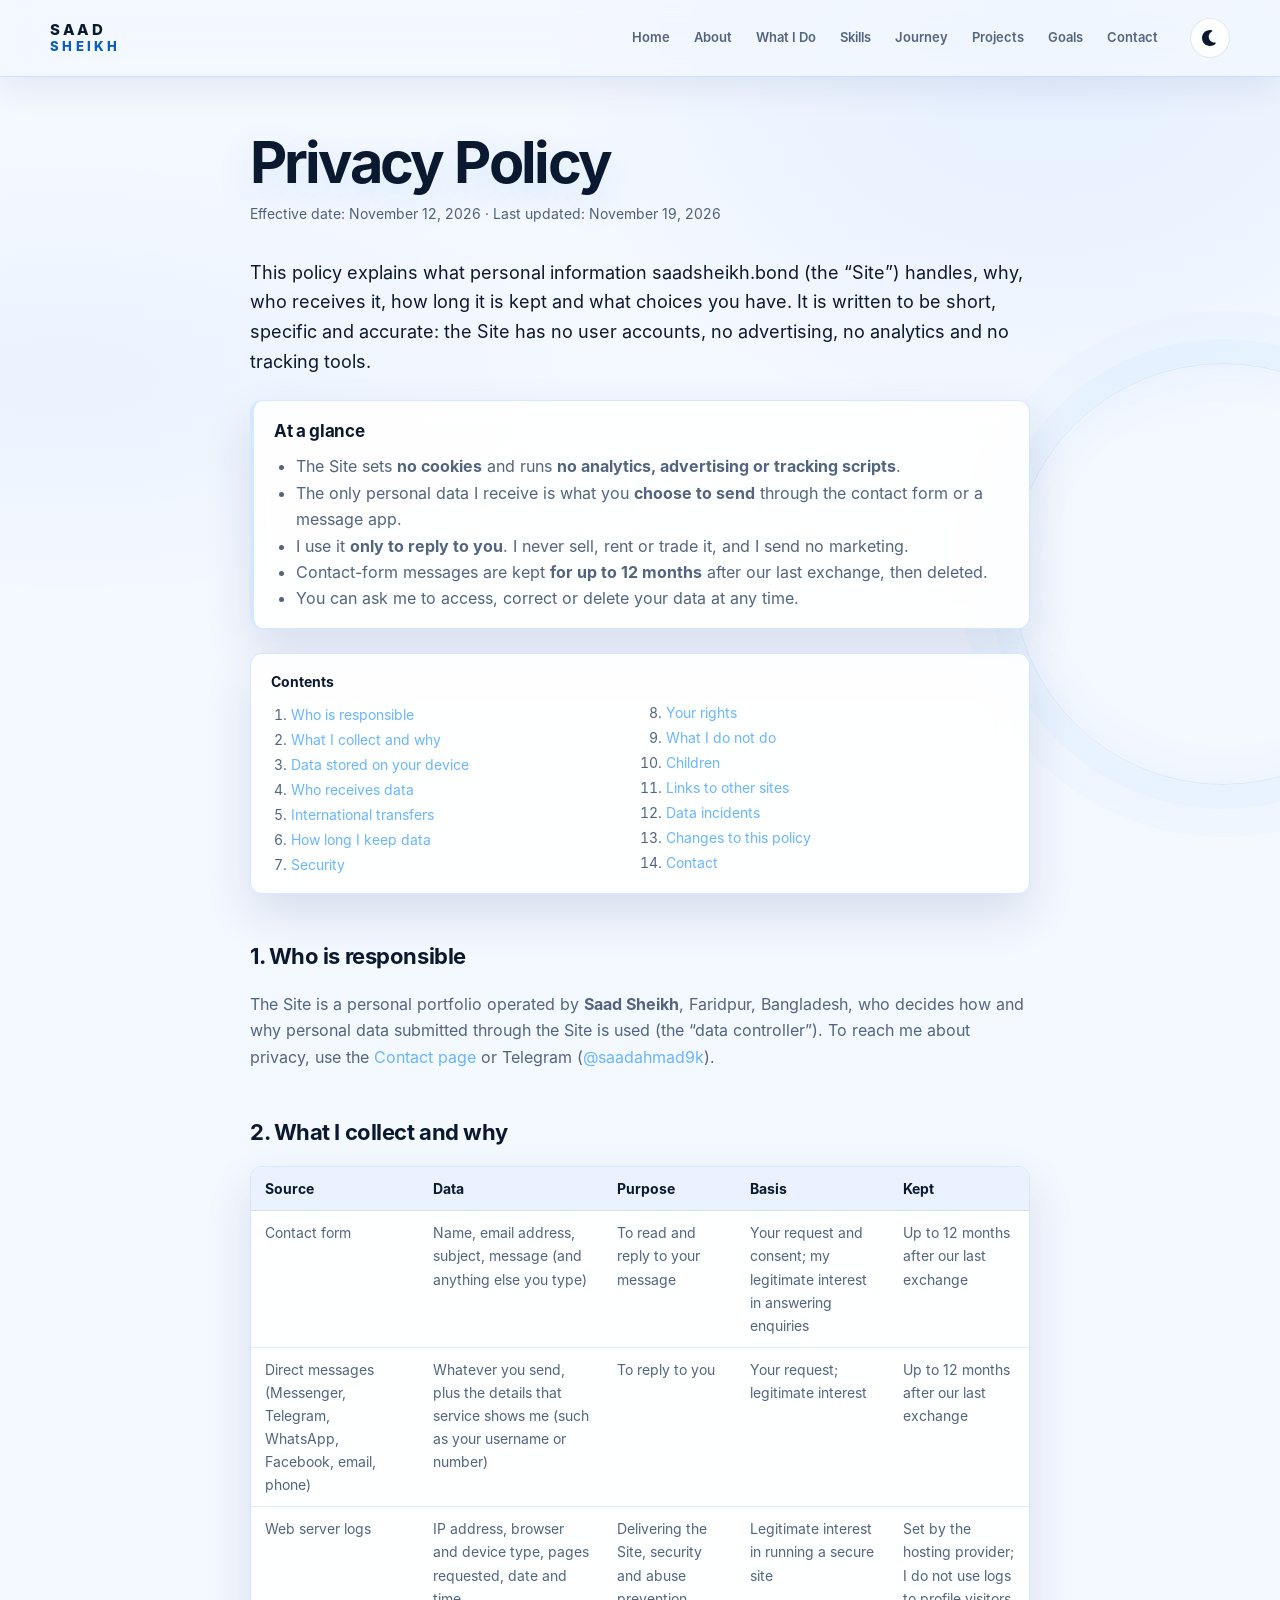
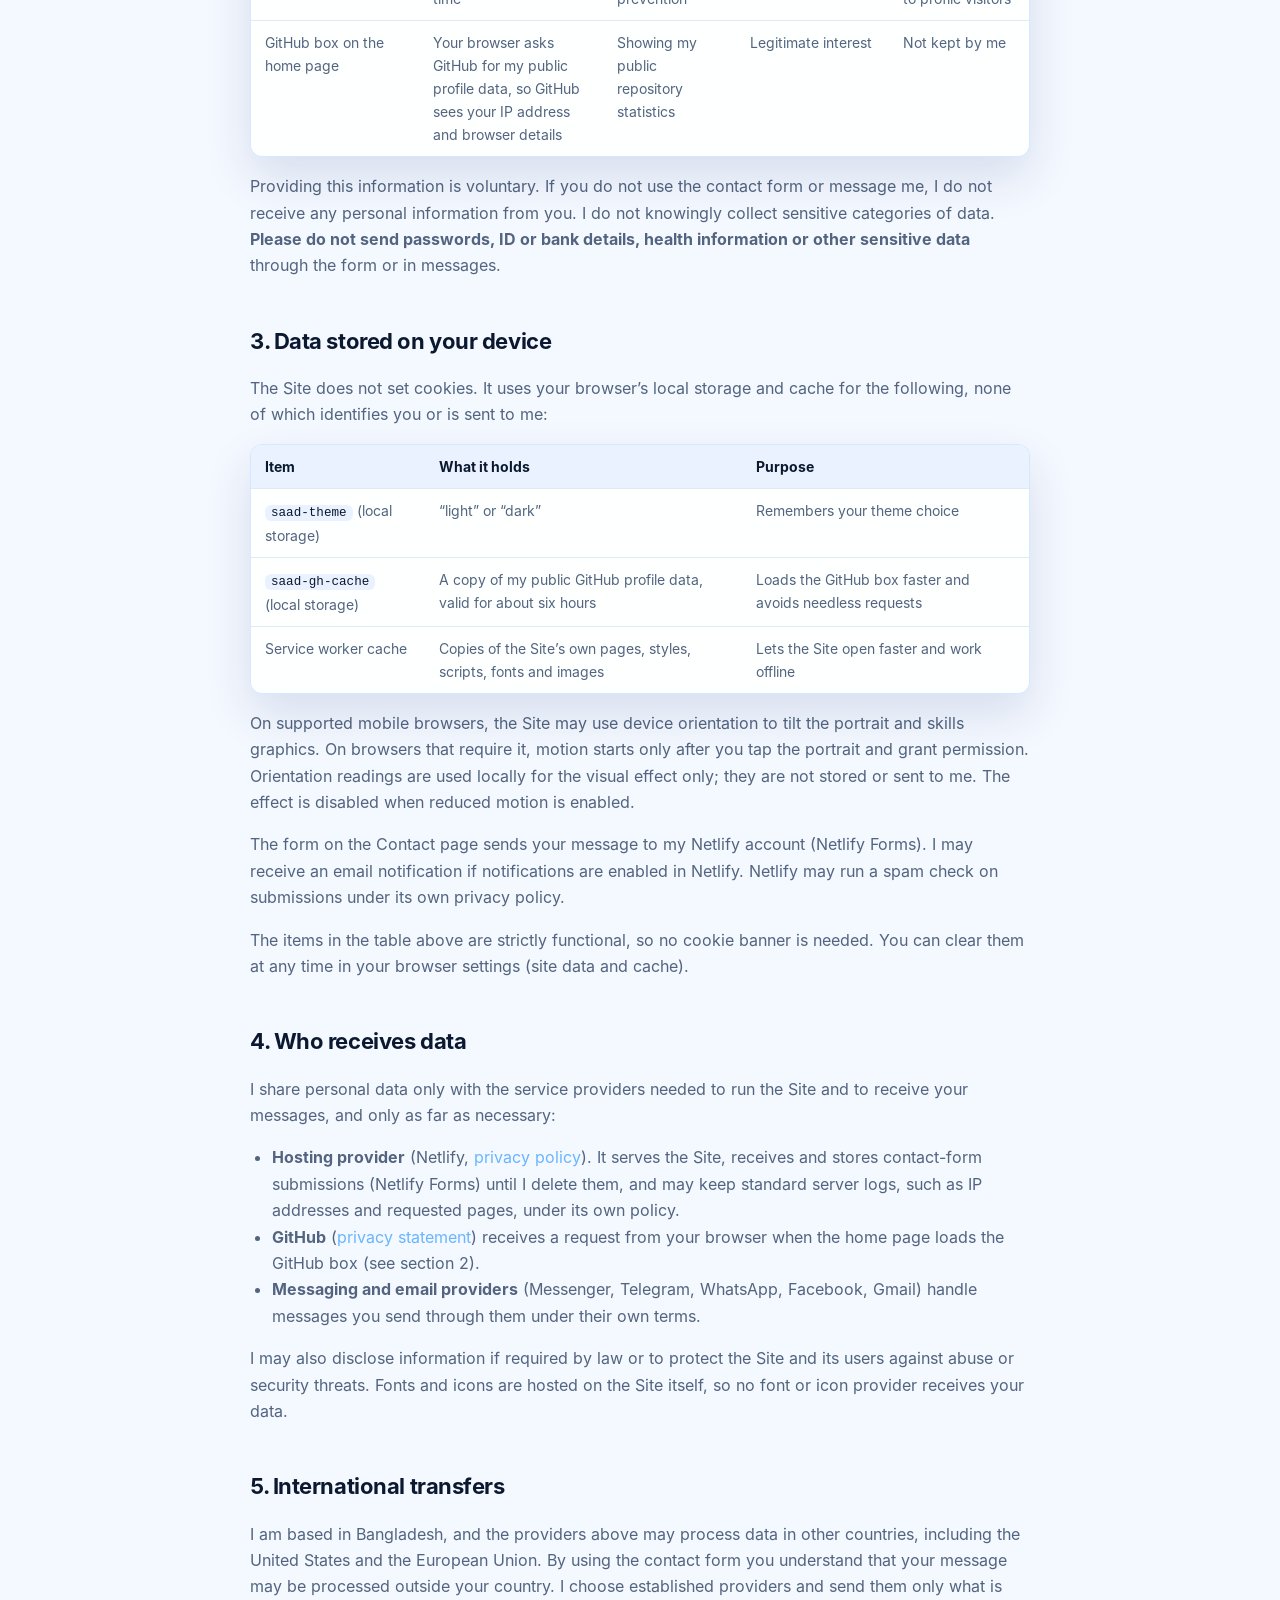
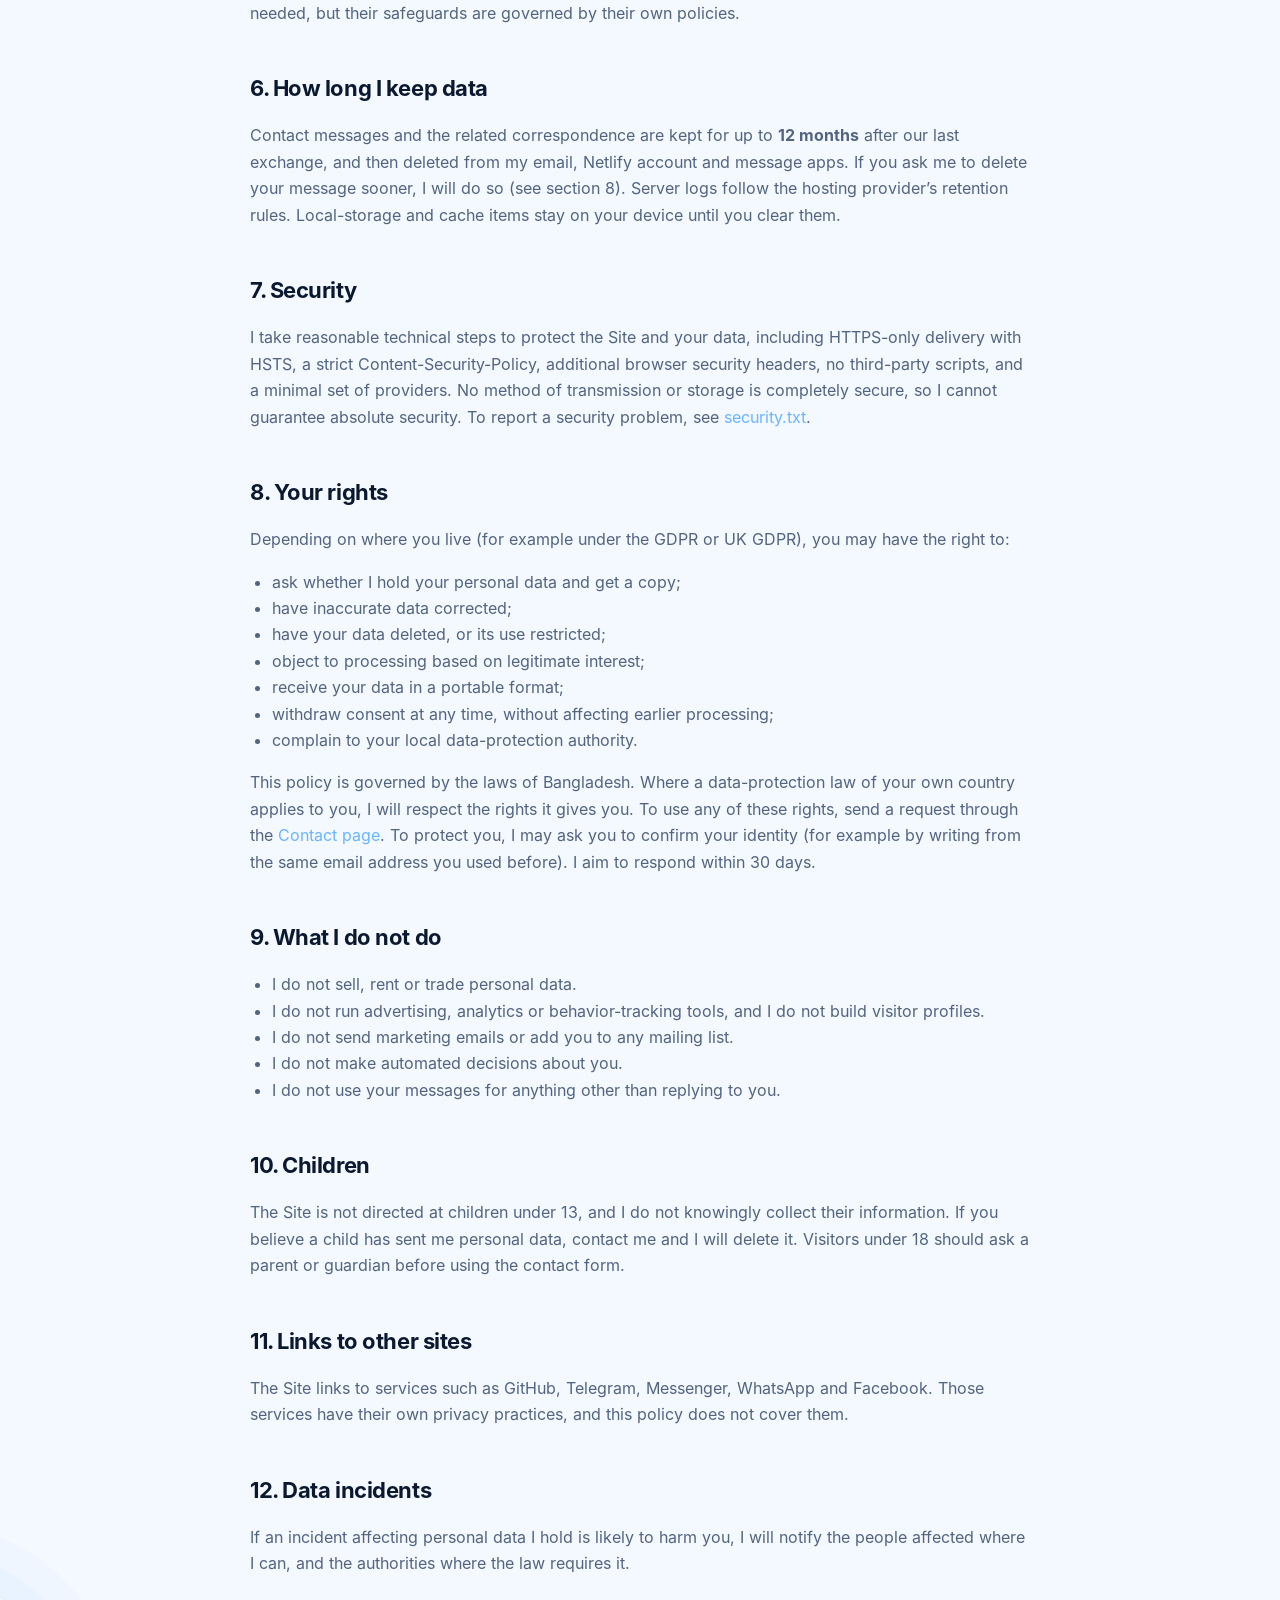
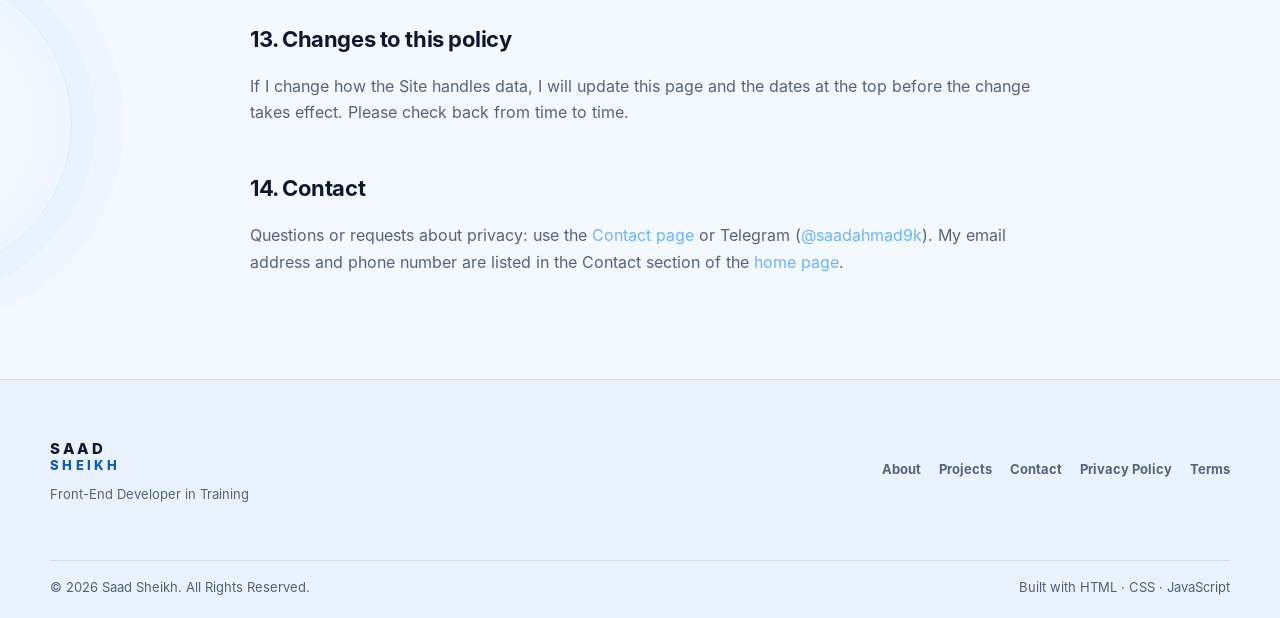
<file: privacy-policy.html>
<!doctype html>
<html lang="en">
<head>
  <meta charset="utf-8">
  <script src="js/boot.js?v=boot-v20"></script>
  <meta name="viewport" content="width=device-width, initial-scale=1">
  <title>Privacy Policy | SAAD SHEIKH</title>
  <meta name="description" content="How saadsheikh.bond handles personal data: contact form messages, local storage, service providers, retention and your rights.">
  <meta name="robots" content="noindex, follow">
  <meta name="author" content="Saad Sheikh">
  <meta name="color-scheme" content="dark light">
  <meta name="theme-color" content="#141414" id="themeColorMeta">
  <meta property="og:type" content="website">
  <meta property="og:site_name" content="SAAD SHEIKH">
  <meta property="og:title" content="Privacy Policy | SAAD SHEIKH">
  <meta property="og:description" content="How saadsheikh.bond handles personal data: contact form messages, local storage, service providers, retention and your rights.">
  <meta property="og:url" content="https://saadsheikh.bond/privacy-policy">
  <meta property="og:image" content="https://saadsheikh.bond/assets/images/og-image.jpg">
  <meta name="twitter:card" content="summary_large_image">
  <meta name="twitter:title" content="Privacy Policy | SAAD SHEIKH">
  <meta name="twitter:description" content="How saadsheikh.bond handles personal data: contact form messages, local storage, service providers, retention and your rights.">
  <meta name="twitter:image" content="https://saadsheikh.bond/assets/images/og-image.jpg">
  <link rel="canonical" href="https://saadsheikh.bond/privacy-policy">
  <link rel="icon" href="favicon-32.png?v=10" sizes="32x32" type="image/png">
  <link rel="icon" href="favicon.svg" type="image/svg+xml">
  <link rel="apple-touch-icon" href="assets/icons/apple-touch-icon.png">
  <link rel="manifest" href="manifest.json">
  <link rel="stylesheet" href="css/icons.css?v=icons-v19">
  <link rel="stylesheet" href="css/style.css?v=portfolio-pro-v25">
  <link rel="stylesheet" href="css/pages.css?v=pages-v18">
</head>
<body>
  <a class="skip-link" href="index.html#main-content">Skip to content</a>
  <header class="site-header scrolled" id="siteHeader">
    <nav class="navbar container" aria-label="Primary navigation">
      <a class="brand" href="" aria-label="Saad Sheikh home"><span>SAAD</span><span>SHEIKH</span></a>
      <button class="menu-toggle" id="menuToggle" type="button" aria-expanded="false" aria-controls="primaryMenu" aria-label="Open navigation menu"><span></span><span></span><span></span></button>
      <div class="nav-shell" id="primaryMenu">
        <ul class="nav-links">
          <li><a class="nav-link" href="index.html#home">Home</a></li>
          <li><a class="nav-link" href="about.html">About</a></li>
          <li><a class="nav-link" href="index.html#what-i-do">What I Do</a></li>
          <li><a class="nav-link" href="index.html#skills">Skills</a></li>
          <li><a class="nav-link" href="index.html#journey">Journey</a></li>
          <li><a class="nav-link" href="index.html#projects">Projects</a></li>
          <li><a class="nav-link" href="index.html#goals">Goals</a></li>
          <li><a class="nav-link" href="contact.html">Contact</a></li>
        </ul>
        <div class="nav-actions"><button class="icon-button" id="themeToggle" type="button" aria-label="Switch to dark mode" title="Switch theme"><i class="fa-solid fa-moon" aria-hidden="true"></i></button></div>
      </div>
    </nav>
  </header>
  <main id="main-content" tabindex="-1" class="page"><div class="wrap">
    <h1>Privacy Policy</h1>
    <p class="meta">Effective date: November 12, 2026 · Last updated: November 19, 2026</p>
    <p class="lead">This policy explains what personal information saadsheikh.bond (the “Site”) handles, why, who receives it, how long it is kept and what choices you have. It is written to be short, specific and accurate: the Site has no user accounts, no advertising, no analytics and no tracking tools.</p>

    <div class="callout">
      <h2>At a glance</h2>
      <ul>
        <li>The Site sets <strong>no cookies</strong> and runs <strong>no analytics, advertising or tracking scripts</strong>.</li>
        <li>The only personal data I receive is what you <strong>choose to send</strong> through the contact form or a message app.</li>
        <li>I use it <strong>only to reply to you</strong>. I never sell, rent or trade it, and I send no marketing.</li>
        <li>Contact-form messages are kept <strong>for up to 12 months</strong> after our last exchange, then deleted.</li>
        <li>You can ask me to access, correct or delete your data at any time.</li>
      </ul>
    </div>

    <nav class="toc" aria-label="Contents">
      <strong>Contents</strong>
      <ol>
        <li><a href="index.html#controller">Who is responsible</a></li>
        <li><a href="index.html#data">What I collect and why</a></li>
        <li><a href="index.html#storage">Data stored on your device</a></li>
        <li><a href="index.html#sharing">Who receives data</a></li>
        <li><a href="index.html#transfers">International transfers</a></li>
        <li><a href="index.html#retention">How long I keep data</a></li>
        <li><a href="index.html#security">Security</a></li>
        <li><a href="index.html#rights">Your rights</a></li>
        <li><a href="index.html#never">What I do not do</a></li>
        <li><a href="index.html#children">Children</a></li>
        <li><a href="index.html#links">Links to other sites</a></li>
        <li><a href="index.html#breach">Data incidents</a></li>
        <li><a href="index.html#changes">Changes to this policy</a></li>
        <li><a href="index.html#contact">Contact</a></li>
      </ol>
    </nav>

    <h2 id="controller">1. Who is responsible</h2>
    <p>The Site is a personal portfolio operated by <strong>Saad Sheikh</strong>, Faridpur, Bangladesh, who decides how and why personal data submitted through the Site is used (the “data controller”). To reach me about privacy, use the <a href="contact.html">Contact page</a> or Telegram (<a href="https://t.me/saadahmad9k" target="_blank" rel="noopener noreferrer">@saadahmad9k</a>).</p>

    <h2 id="data">2. What I collect and why</h2>
    <div class="table-wrap">
      <table>
        <thead><tr><th>Source</th><th>Data</th><th>Purpose</th><th>Basis</th><th>Kept</th></tr></thead>
        <tbody>
          <tr><td>Contact form</td><td>Name, email address, subject, message (and anything else you type)</td><td>To read and reply to your message</td><td>Your request and consent; my legitimate interest in answering enquiries</td><td>Up to 12 months after our last exchange</td></tr>
          <tr><td>Direct messages (Messenger, Telegram, WhatsApp, Facebook, email, phone)</td><td>Whatever you send, plus the details that service shows me (such as your username or number)</td><td>To reply to you</td><td>Your request; legitimate interest</td><td>Up to 12 months after our last exchange</td></tr>
          <tr><td>Web server logs</td><td>IP address, browser and device type, pages requested, date and time</td><td>Delivering the Site, security and abuse prevention</td><td>Legitimate interest in running a secure site</td><td>Set by the hosting provider; I do not use logs to profile visitors</td></tr>
          <tr><td>GitHub box on the home page</td><td>Your browser asks GitHub for my public profile data, so GitHub sees your IP address and browser details</td><td>Showing my public repository statistics</td><td>Legitimate interest</td><td>Not kept by me</td></tr>
        </tbody>
      </table>
    </div>
    <p>Providing this information is voluntary. If you do not use the contact form or message me, I do not receive any personal information from you. I do not knowingly collect sensitive categories of data. <strong>Please do not send passwords, ID or bank details, health information or other sensitive data</strong> through the form or in messages.</p>

    <h2 id="storage">3. Data stored on your device</h2>
    <p>The Site does not set cookies. It uses your browser’s local storage and cache for the following, none of which identifies you or is sent to me:</p>
    <div class="table-wrap">
      <table>
        <thead><tr><th>Item</th><th>What it holds</th><th>Purpose</th></tr></thead>
        <tbody>
          <tr><td><code>saad-theme</code> (local storage)</td><td>“light” or “dark”</td><td>Remembers your theme choice</td></tr>
          <tr><td><code>saad-gh-cache</code> (local storage)</td><td>A copy of my public GitHub profile data, valid for about six hours</td><td>Loads the GitHub box faster and avoids needless requests</td></tr>
          <tr><td>Service worker cache</td><td>Copies of the Site’s own pages, styles, scripts, fonts and images</td><td>Lets the Site open faster and work offline</td></tr>
        </tbody>
      </table>
    </div>
    <p>On supported mobile browsers, the Site may use device orientation to tilt the portrait and skills graphics. On browsers that require it, motion starts only after you tap the portrait and grant permission. Orientation readings are used locally for the visual effect only; they are not stored or sent to me. The effect is disabled when reduced motion is enabled.</p>
    <p>The form on the Contact page sends your message to my Netlify account (Netlify Forms). I may receive an email notification if notifications are enabled in Netlify. Netlify may run a spam check on submissions under its own privacy policy.</p>
    <p>The items in the table above are strictly functional, so no cookie banner is needed. You can clear them at any time in your browser settings (site data and cache).</p>

    <h2 id="sharing">4. Who receives data</h2>
    <p>I share personal data only with the service providers needed to run the Site and to receive your messages, and only as far as necessary:</p>
    <ul>
      <li><strong>Hosting provider</strong> (Netlify, <a href="https://www.netlify.com/privacy/" target="_blank" rel="noopener noreferrer">privacy policy</a>). It serves the Site, receives and stores contact-form submissions (Netlify Forms) until I delete them, and may keep standard server logs, such as IP addresses and requested pages, under its own policy.</li>
      <li><strong>GitHub</strong> (<a href="https://docs.github.com/en/site-policy/privacy-policies/github-general-privacy-statement" target="_blank" rel="noopener noreferrer">privacy statement</a>) receives a request from your browser when the home page loads the GitHub box (see section 2).</li>
      <li><strong>Messaging and email providers</strong> (Messenger, Telegram, WhatsApp, Facebook, Gmail) handle messages you send through them under their own terms.</li>
    </ul>
    <p>I may also disclose information if required by law or to protect the Site and its users against abuse or security threats. Fonts and icons are hosted on the Site itself, so no font or icon provider receives your data.</p>

    <h2 id="transfers">5. International transfers</h2>
    <p>I am based in Bangladesh, and the providers above may process data in other countries, including the United States and the European Union. By using the contact form you understand that your message may be processed outside your country. I choose established providers and send them only what is needed, but their safeguards are governed by their own policies.</p>

    <h2 id="retention">6. How long I keep data</h2>
    <p>Contact messages and the related correspondence are kept for up to <strong>12 months</strong> after our last exchange, and then deleted from my email, Netlify account and message apps. If you ask me to delete your message sooner, I will do so (see section 8). Server logs follow the hosting provider’s retention rules. Local-storage and cache items stay on your device until you clear them.</p>

    <h2 id="security">7. Security</h2>
    <p>I take reasonable technical steps to protect the Site and your data, including HTTPS-only delivery with HSTS, a strict Content-Security-Policy, additional browser security headers, no third-party scripts, and a minimal set of providers. No method of transmission or storage is completely secure, so I cannot guarantee absolute security. To report a security problem, see <a href="security.txt">security.txt</a>.</p>

    <h2 id="rights">8. Your rights</h2>
    <p>Depending on where you live (for example under the GDPR or UK GDPR), you may have the right to:</p>
    <ul>
      <li>ask whether I hold your personal data and get a copy;</li>
      <li>have inaccurate data corrected;</li>
      <li>have your data deleted, or its use restricted;</li>
      <li>object to processing based on legitimate interest;</li>
      <li>receive your data in a portable format;</li>
      <li>withdraw consent at any time, without affecting earlier processing;</li>
      <li>complain to your local data-protection authority.</li>
    </ul>
    <p>This policy is governed by the laws of Bangladesh. Where a data-protection law of your own country applies to you, I will respect the rights it gives you. To use any of these rights, send a request through the <a href="contact.html">Contact page</a>. To protect you, I may ask you to confirm your identity (for example by writing from the same email address you used before). I aim to respond within 30 days.</p>

    <h2 id="never">9. What I do not do</h2>
    <ul>
      <li>I do not sell, rent or trade personal data.</li>
      <li>I do not run advertising, analytics or behavior-tracking tools, and I do not build visitor profiles.</li>
      <li>I do not send marketing emails or add you to any mailing list.</li>
      <li>I do not make automated decisions about you.</li>
      <li>I do not use your messages for anything other than replying to you.</li>
    </ul>

    <h2 id="children">10. Children</h2>
    <p>The Site is not directed at children under 13, and I do not knowingly collect their information. If you believe a child has sent me personal data, contact me and I will delete it. Visitors under 18 should ask a parent or guardian before using the contact form.</p>

    <h2 id="links">11. Links to other sites</h2>
    <p>The Site links to services such as GitHub, Telegram, Messenger, WhatsApp and Facebook. Those services have their own privacy practices, and this policy does not cover them.</p>

    <h2 id="breach">12. Data incidents</h2>
    <p>If an incident affecting personal data I hold is likely to harm you, I will notify the people affected where I can, and the authorities where the law requires it.</p>

    <h2 id="changes">13. Changes to this policy</h2>
    <p>If I change how the Site handles data, I will update this page and the dates at the top before the change takes effect. Please check back from time to time.</p>

    <h2 id="contact">14. Contact</h2>
    <p>Questions or requests about privacy: use the <a href="contact.html">Contact page</a> or Telegram (<a href="https://t.me/saadahmad9k" target="_blank" rel="noopener noreferrer">@saadahmad9k</a>). My email address and phone number are listed in the Contact section of the <a href="index.html#contact">home page</a>.</p>

  </div></main>
  <footer class="footer">
    <div class="container footer__top">
      <div><a class="brand" href=""><span>SAAD</span><span>SHEIKH</span></a><p>Front-End Developer in Training</p></div>
      <div class="footer__links"><a href="about.html">About</a><a href="index.html#projects">Projects</a><a href="contact.html">Contact</a><a href="privacy-policy.html">Privacy Policy</a><a href="terms.html">Terms</a></div>
    </div>
    <div class="container footer__bottom"><span>© <span id="currentYear">2026</span> Saad Sheikh. All Rights Reserved.</span><span>Built with HTML · CSS · JavaScript</span></div>
  </footer>
  <script src="js/pages.js?v=pages-v18"></script>
</body>
</html>
</file>
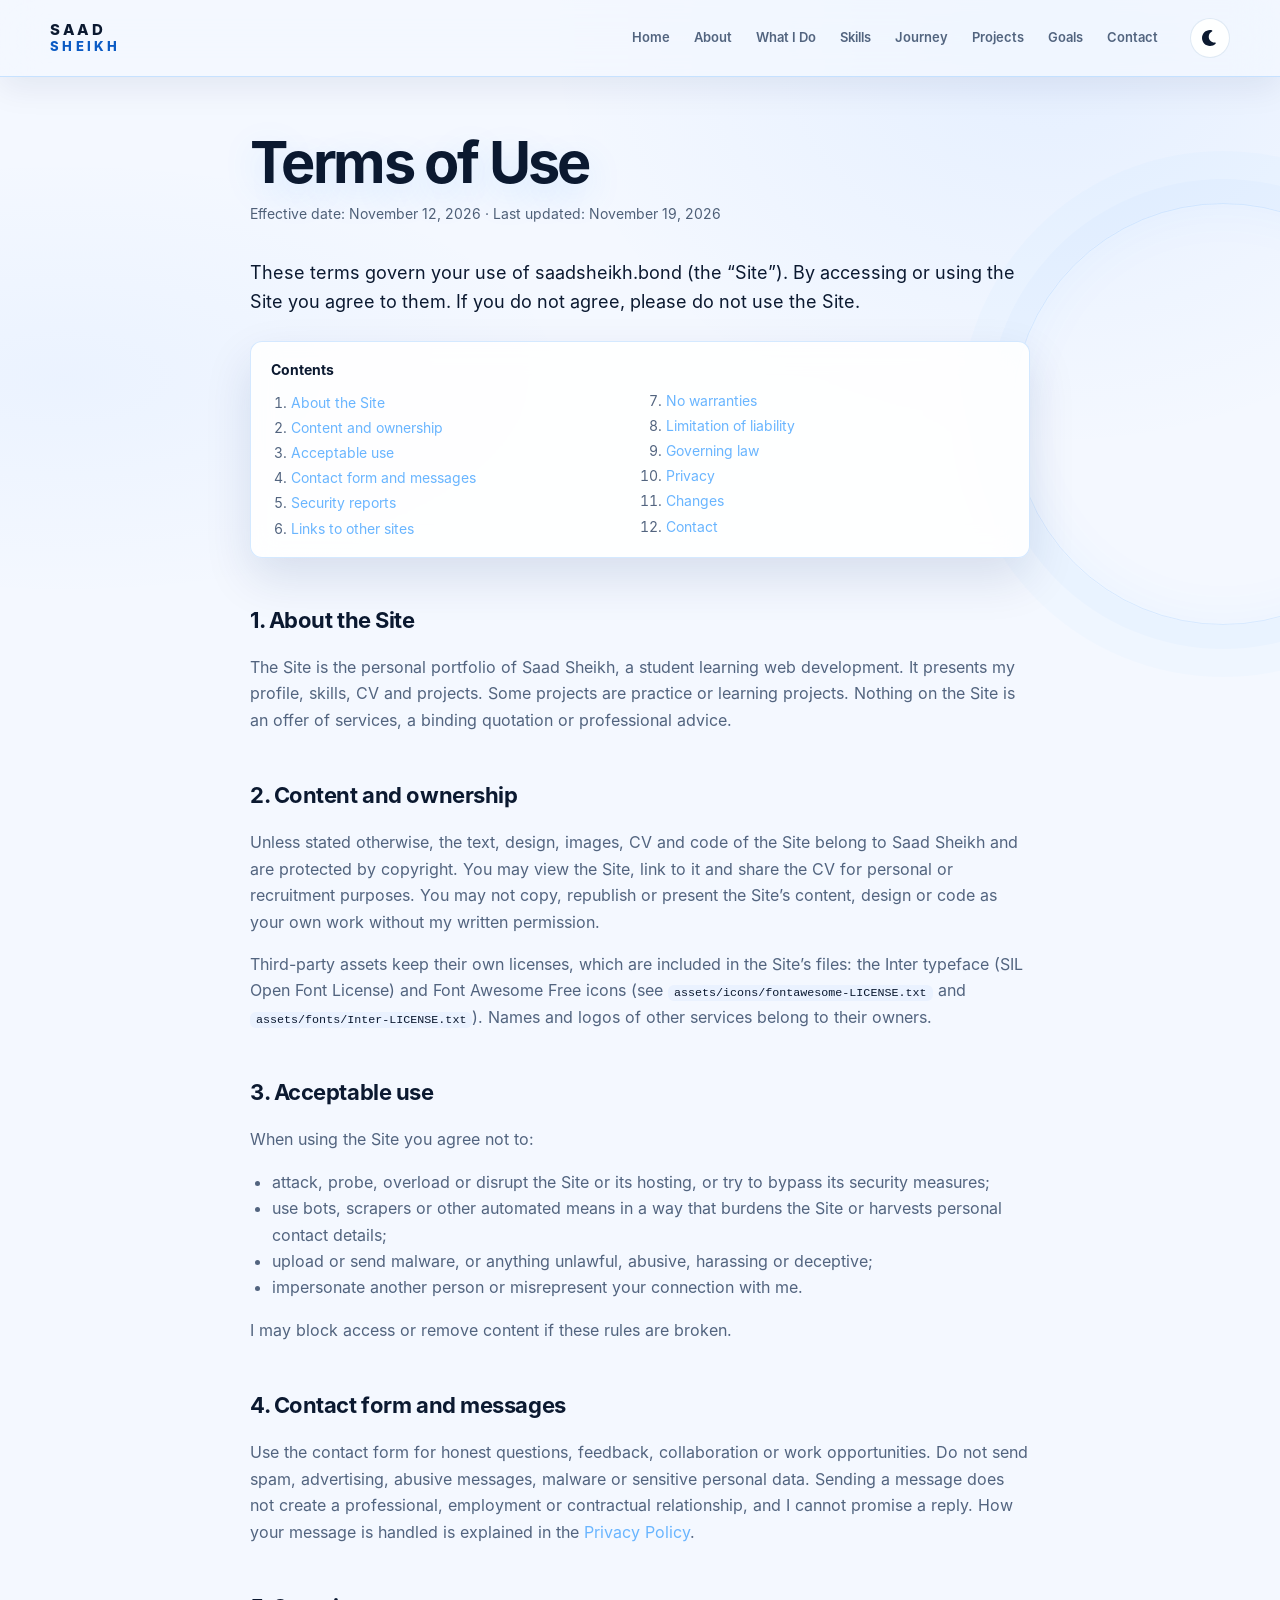
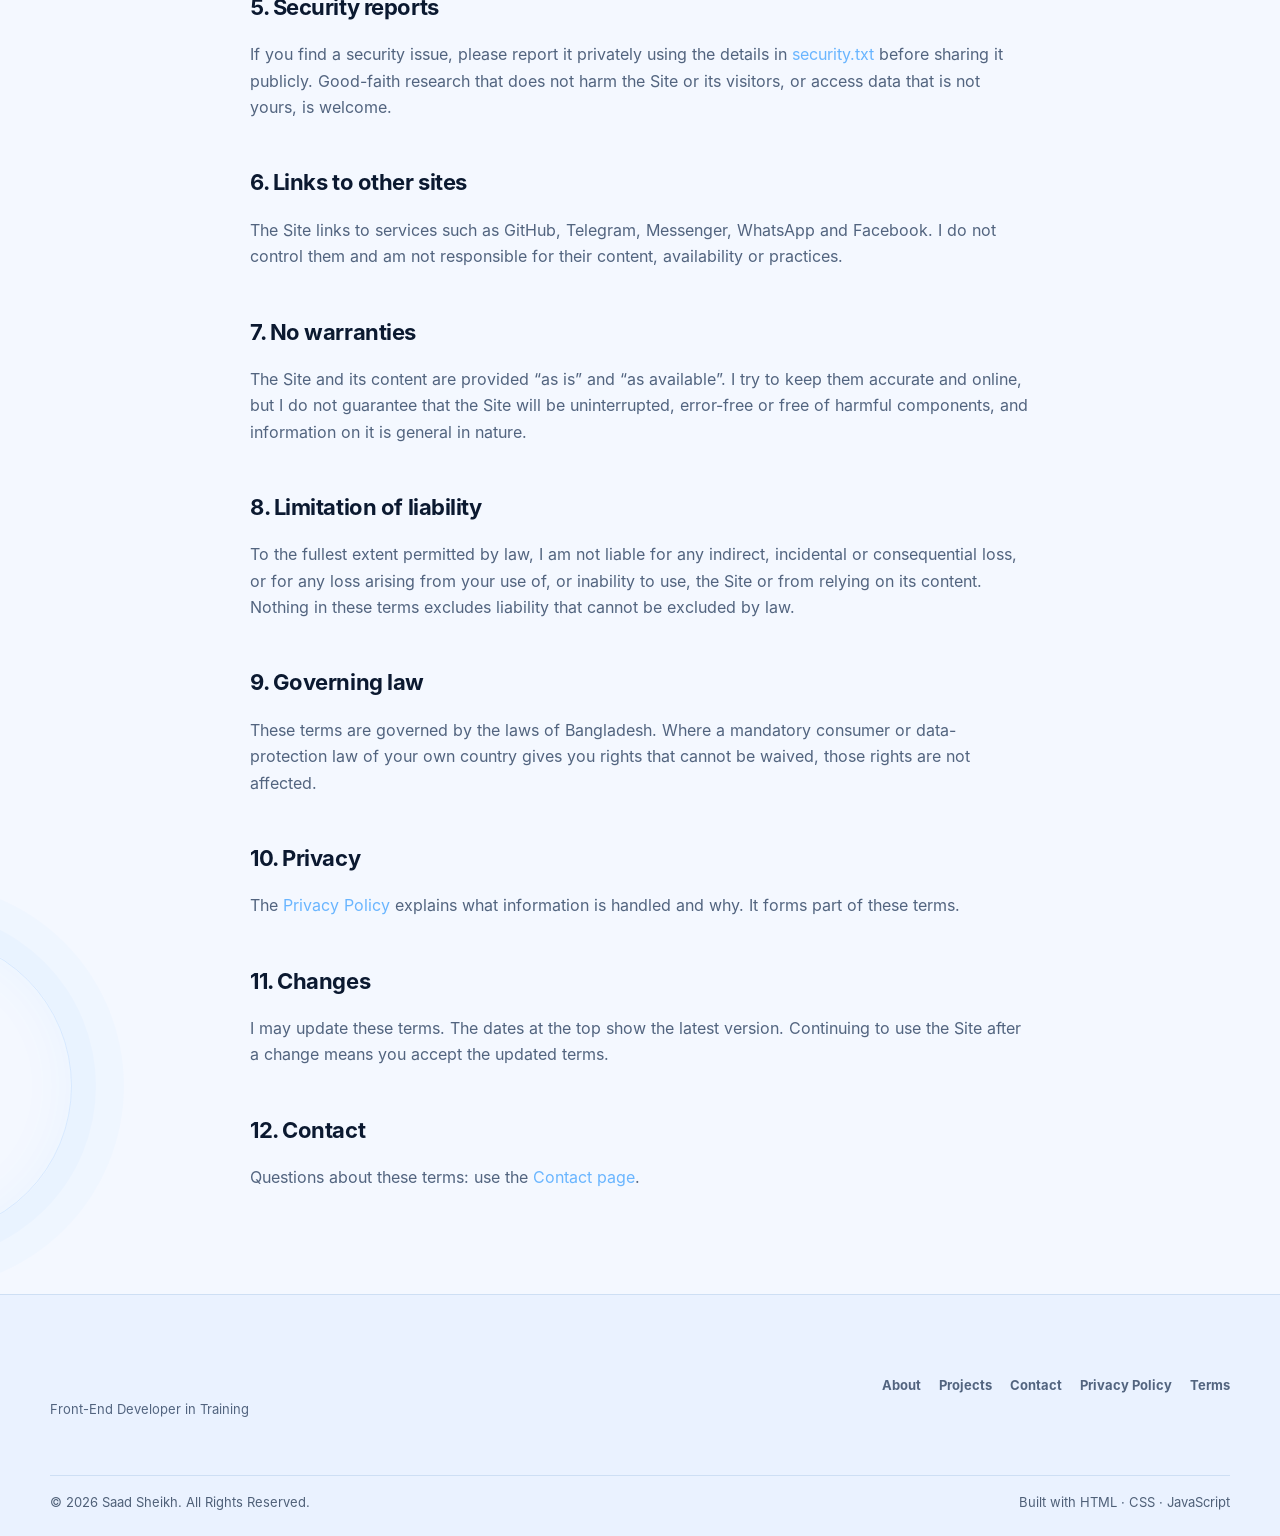
<file: terms.html>
<!doctype html>
<html lang="en">
<head>
  <meta charset="utf-8">
  <script src="js/boot.js?v=boot-v20"></script>
  <meta name="viewport" content="width=device-width, initial-scale=1">
  <title>Terms of Use | SAAD SHEIKH</title>
  <meta name="description" content="Terms of use for saadsheikh.bond, the personal portfolio of Saad Sheikh: ownership, acceptable use, security reports and liability.">
  <meta name="robots" content="noindex, follow">
  <meta name="author" content="Saad Sheikh">
  <meta name="color-scheme" content="dark light">
  <meta name="theme-color" content="#141414" id="themeColorMeta">
  <meta property="og:type" content="website">
  <meta property="og:site_name" content="SAAD SHEIKH">
  <meta property="og:title" content="Terms of Use | SAAD SHEIKH">
  <meta property="og:description" content="Terms of use for saadsheikh.bond, the personal portfolio of Saad Sheikh: ownership, acceptable use, security reports and liability.">
  <meta property="og:url" content="https://saadsheikh.bond/terms">
  <meta property="og:image" content="https://saadsheikh.bond/assets/images/og-image.jpg">
  <meta name="twitter:card" content="summary_large_image">
  <meta name="twitter:title" content="Terms of Use | SAAD SHEIKH">
  <meta name="twitter:description" content="Terms of use for saadsheikh.bond, the personal portfolio of Saad Sheikh: ownership, acceptable use, security reports and liability.">
  <meta name="twitter:image" content="https://saadsheikh.bond/assets/images/og-image.jpg">
  <link rel="canonical" href="https://saadsheikh.bond/terms">
  <link rel="icon" href="favicon-32.png?v=10" sizes="32x32" type="image/png">
  <link rel="icon" href="favicon.svg" type="image/svg+xml">
  <link rel="apple-touch-icon" href="assets/icons/apple-touch-icon.png">
  <link rel="manifest" href="manifest.json">
  <link rel="stylesheet" href="css/icons.css?v=icons-v19">
  <link rel="stylesheet" href="css/style.css?v=portfolio-pro-v25">
  <link rel="stylesheet" href="css/pages.css?v=pages-v18">
</head>
<body>
  <a class="skip-link" href="index.html#main-content">Skip to content</a>
  <header class="site-header scrolled" id="siteHeader">
    <nav class="navbar container" aria-label="Primary navigation">
      <a class="brand" href="" aria-label="Saad Sheikh home"><span>SAAD</span><span>SHEIKH</span></a>
      <button class="menu-toggle" id="menuToggle" type="button" aria-expanded="false" aria-controls="primaryMenu" aria-label="Open navigation menu"><span></span><span></span><span></span></button>
      <div class="nav-shell" id="primaryMenu">
        <ul class="nav-links">
          <li><a class="nav-link" href="index.html#home">Home</a></li>
          <li><a class="nav-link" href="about.html">About</a></li>
          <li><a class="nav-link" href="index.html#what-i-do">What I Do</a></li>
          <li><a class="nav-link" href="index.html#skills">Skills</a></li>
          <li><a class="nav-link" href="index.html#journey">Journey</a></li>
          <li><a class="nav-link" href="index.html#projects">Projects</a></li>
          <li><a class="nav-link" href="index.html#goals">Goals</a></li>
          <li><a class="nav-link" href="contact.html">Contact</a></li>
        </ul>
        <div class="nav-actions"><button class="icon-button" id="themeToggle" type="button" aria-label="Switch to dark mode" title="Switch theme"><i class="fa-solid fa-moon" aria-hidden="true"></i></button></div>
      </div>
    </nav>
  </header>
  <main id="main-content" tabindex="-1" class="page"><div class="wrap">
    <h1>Terms of Use</h1>
    <p class="meta">Effective date: November 12, 2026 · Last updated: November 19, 2026</p>
    <p class="lead">These terms govern your use of saadsheikh.bond (the “Site”). By accessing or using the Site you agree to them. If you do not agree, please do not use the Site.</p>

    <nav class="toc" aria-label="Contents">
      <strong>Contents</strong>
      <ol>
        <li><a href="index.html#about">About the Site</a></li>
        <li><a href="index.html#ip">Content and ownership</a></li>
        <li><a href="index.html#use">Acceptable use</a></li>
        <li><a href="index.html#form">Contact form and messages</a></li>
        <li><a href="index.html#security">Security reports</a></li>
        <li><a href="index.html#links">Links to other sites</a></li>
        <li><a href="index.html#warranty">No warranties</a></li>
        <li><a href="index.html#liability">Limitation of liability</a></li>
        <li><a href="index.html#law">Governing law</a></li>
        <li><a href="index.html#privacy">Privacy</a></li>
        <li><a href="index.html#changes">Changes</a></li>
        <li><a href="index.html#contact">Contact</a></li>
      </ol>
    </nav>

    <h2 id="about">1. About the Site</h2>
    <p>The Site is the personal portfolio of Saad Sheikh, a student learning web development. It presents my profile, skills, CV and projects. Some projects are practice or learning projects. Nothing on the Site is an offer of services, a binding quotation or professional advice.</p>

    <h2 id="ip">2. Content and ownership</h2>
    <p>Unless stated otherwise, the text, design, images, CV and code of the Site belong to Saad Sheikh and are protected by copyright. You may view the Site, link to it and share the CV for personal or recruitment purposes. You may not copy, republish or present the Site’s content, design or code as your own work without my written permission.</p>
    <p>Third-party assets keep their own licenses, which are included in the Site’s files: the Inter typeface (SIL Open Font License) and Font Awesome Free icons (see <code>assets/icons/fontawesome-LICENSE.txt</code> and <code>assets/fonts/Inter-LICENSE.txt</code>). Names and logos of other services belong to their owners.</p>

    <h2 id="use">3. Acceptable use</h2>
    <p>When using the Site you agree not to:</p>
    <ul>
      <li>attack, probe, overload or disrupt the Site or its hosting, or try to bypass its security measures;</li>
      <li>use bots, scrapers or other automated means in a way that burdens the Site or harvests personal contact details;</li>
      <li>upload or send malware, or anything unlawful, abusive, harassing or deceptive;</li>
      <li>impersonate another person or misrepresent your connection with me.</li>
    </ul>
    <p>I may block access or remove content if these rules are broken.</p>

    <h2 id="form">4. Contact form and messages</h2>
    <p>Use the contact form for honest questions, feedback, collaboration or work opportunities. Do not send spam, advertising, abusive messages, malware or sensitive personal data. Sending a message does not create a professional, employment or contractual relationship, and I cannot promise a reply. How your message is handled is explained in the <a href="privacy-policy.html">Privacy Policy</a>.</p>

    <h2 id="security">5. Security reports</h2>
    <p>If you find a security issue, please report it privately using the details in <a href="security.txt">security.txt</a> before sharing it publicly. Good-faith research that does not harm the Site or its visitors, or access data that is not yours, is welcome.</p>

    <h2 id="links">6. Links to other sites</h2>
    <p>The Site links to services such as GitHub, Telegram, Messenger, WhatsApp and Facebook. I do not control them and am not responsible for their content, availability or practices.</p>

    <h2 id="warranty">7. No warranties</h2>
    <p>The Site and its content are provided “as is” and “as available”. I try to keep them accurate and online, but I do not guarantee that the Site will be uninterrupted, error-free or free of harmful components, and information on it is general in nature.</p>

    <h2 id="liability">8. Limitation of liability</h2>
    <p>To the fullest extent permitted by law, I am not liable for any indirect, incidental or consequential loss, or for any loss arising from your use of, or inability to use, the Site or from relying on its content. Nothing in these terms excludes liability that cannot be excluded by law.</p>

    <h2 id="law">9. Governing law</h2>
    <p>These terms are governed by the laws of Bangladesh. Where a mandatory consumer or data-protection law of your own country gives you rights that cannot be waived, those rights are not affected.</p>

    <h2 id="privacy">10. Privacy</h2>
    <p>The <a href="privacy-policy.html">Privacy Policy</a> explains what information is handled and why. It forms part of these terms.</p>

    <h2 id="changes">11. Changes</h2>
    <p>I may update these terms. The dates at the top show the latest version. Continuing to use the Site after a change means you accept the updated terms.</p>

    <h2 id="contact">12. Contact</h2>
    <p>Questions about these terms: use the <a href="contact.html">Contact page</a>.</p>

  </div></main>
  <footer class="footer">
    <div class="container footer__top">
      <div><a class="brand" href=""><span>SAAD</span><span>SHEIKH</span></a><p>Front-End Developer in Training</p></div>
      <div class="footer__links"><a href="about.html">About</a><a href="index.html#projects">Projects</a><a href="contact.html">Contact</a><a href="privacy-policy.html">Privacy Policy</a><a href="terms.html">Terms</a></div>
    </div>
    <div class="container footer__bottom"><span>© <span id="currentYear">2026</span> Saad Sheikh. All Rights Reserved.</span><span>Built with HTML · CSS · JavaScript</span></div>
  </footer>
  <script src="js/pages.js?v=pages-v18"></script>
</body>
</html>
</file>
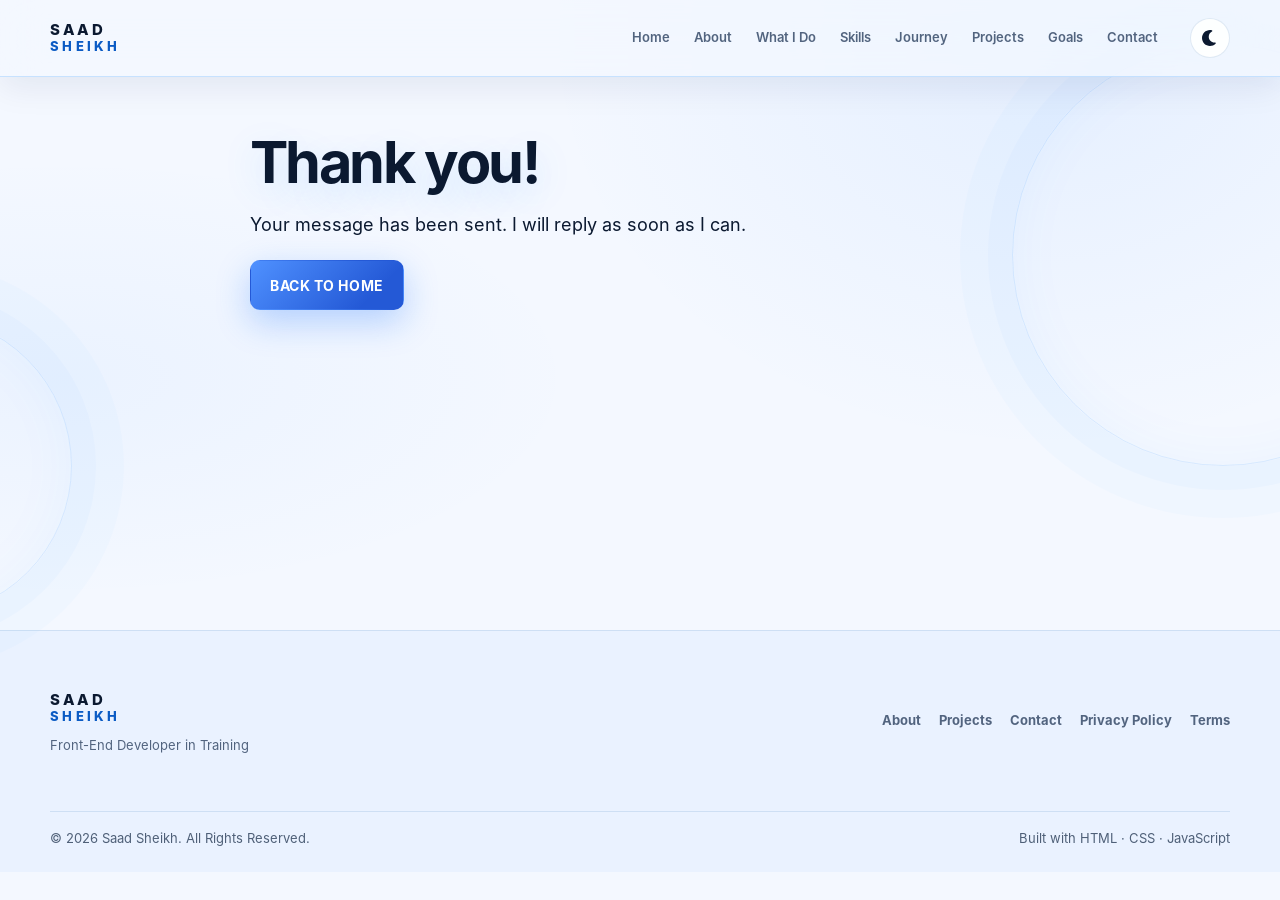
<file: thanks.html>
<!doctype html>
<html lang="en">
<head>
  <meta charset="utf-8">
  <script src="js/boot.js?v=boot-v20"></script>
  <meta name="viewport" content="width=device-width, initial-scale=1">
  <title>Message sent | SAAD SHEIKH</title>
  <meta name="description" content="Your message has been sent.">
  <meta name="robots" content="noindex">
  <meta name="author" content="Saad Sheikh">
  <meta name="color-scheme" content="dark light">
  <meta name="theme-color" content="#141414" id="themeColorMeta">
  <link rel="icon" href="favicon-32.png?v=10" sizes="32x32" type="image/png">
  <link rel="icon" href="favicon.svg" type="image/svg+xml">
  <link rel="apple-touch-icon" href="assets/icons/apple-touch-icon.png">
  <link rel="manifest" href="manifest.json">
  <link rel="stylesheet" href="css/icons.css?v=icons-v19">
  <link rel="stylesheet" href="css/style.css?v=portfolio-pro-v25">
  <link rel="stylesheet" href="css/pages.css?v=pages-v18">
</head>
<body>
  <a class="skip-link" href="index.html#main-content">Skip to content</a>
  <header class="site-header scrolled" id="siteHeader">
    <nav class="navbar container" aria-label="Primary navigation">
      <a class="brand" href="" aria-label="Saad Sheikh home"><span>SAAD</span><span>SHEIKH</span></a>
      <button class="menu-toggle" id="menuToggle" type="button" aria-expanded="false" aria-controls="primaryMenu" aria-label="Open navigation menu"><span></span><span></span><span></span></button>
      <div class="nav-shell" id="primaryMenu">
        <ul class="nav-links">
          <li><a class="nav-link" href="index.html#home">Home</a></li>
          <li><a class="nav-link" href="about.html">About</a></li>
          <li><a class="nav-link" href="index.html#what-i-do">What I Do</a></li>
          <li><a class="nav-link" href="index.html#skills">Skills</a></li>
          <li><a class="nav-link" href="index.html#journey">Journey</a></li>
          <li><a class="nav-link" href="index.html#projects">Projects</a></li>
          <li><a class="nav-link" href="index.html#goals">Goals</a></li>
          <li><a class="nav-link" href="contact.html">Contact</a></li>
        </ul>
        <div class="nav-actions"><button class="icon-button" id="themeToggle" type="button" aria-label="Switch to dark mode" title="Switch theme"><i class="fa-solid fa-moon" aria-hidden="true"></i></button></div>
      </div>
    </nav>
  </header>
  <main id="main-content" tabindex="-1" class="page"><div class="wrap">
    <h1>Thank you!</h1>
    <p class="lead">Your message has been sent. I will reply as soon as I can.</p>
    <div class="links"><a class="button button--primary" href="">Back to Home</a></div>
  </div></main>
  <footer class="footer">
    <div class="container footer__top">
      <div><a class="brand" href=""><span>SAAD</span><span>SHEIKH</span></a><p>Front-End Developer in Training</p></div>
      <div class="footer__links"><a href="about.html">About</a><a href="index.html#projects">Projects</a><a href="contact.html">Contact</a><a href="privacy-policy.html">Privacy Policy</a><a href="terms.html">Terms</a></div>
    </div>
    <div class="container footer__bottom"><span>© <span id="currentYear">2026</span> Saad Sheikh. All Rights Reserved.</span><span>Built with HTML · CSS · JavaScript</span></div>
  </footer>
  <script src="js/pages.js?v=pages-v18"></script>
</body>
</html>
</file>
<file: css/style.css>
/* Inter (SIL OFL 1.1), self-hosted Latin subset */
@font-face{font-family:Inter;font-style:normal;font-weight:400;font-display:swap;src:url("../assets/fonts/inter-400.woff2") format("woff2")}
@font-face{font-family:Inter;font-style:normal;font-weight:500;font-display:swap;src:url("../assets/fonts/inter-500.woff2") format("woff2")}
@font-face{font-family:Inter;font-style:normal;font-weight:600;font-display:swap;src:url("../assets/fonts/inter-600.woff2") format("woff2")}
@font-face{font-family:Inter;font-style:normal;font-weight:700;font-display:swap;src:url("../assets/fonts/inter-700.woff2") format("woff2")}
@font-face{font-family:Inter;font-style:normal;font-weight:800;font-display:swap;src:url("../assets/fonts/inter-800.woff2") format("woff2")}
/* ===== Premium electric-blue identity (light and midnight themes) ===== */
:root, [data-theme="light"] {
  color-scheme: light;
  --bg: #FFFFFF;
  --bg-2: #F5F7FA;
  --card: #FFFFFF;
  --card-strong: #F8FAFC;
  --text: #0F172A;
  --muted: #475569;
  --muted-2: #5B6B80;
  --accent: #126BFA;
  --accent-light: #0756D8;
  --accent-rgb: 18,107,250;
  --on-accent: #FFFFFF;
  --bar: #0F172A;
  --error: #B42318;
  --ok: #0F7B4F;
  --border: rgba(15,23,42,0.10);
  --border-strong: rgba(15,23,42,0.18);
  --shadow: 0 12px 32px rgba(15,23,42,0.08);
  --radius-sm: 12px;
  --radius: 20px;
  --radius-lg: 30px;
  --container: 1180px;
  --header-height: 76px;
  --ease: cubic-bezier(.2,.8,.2,1);
}

[data-theme="dark"] {
  color-scheme: dark;
  --bg: #060B18;
  --bg-2: #09152B;
  --card: #0D1B32;
  --card-strong: #102443;
  --text: #F1F5F9;
  --muted: #A3AFC2;
  --muted-2: #94A3B8;
  --accent: #398BFF;
  --accent-light: #83D9FF;
  --accent-rgb: 57,139,255;
  --on-accent: #FFFFFF;
  --bar: #111827;
  --error: #FF9B9B;
  --ok: #4ADE9A;
  --border: rgba(148,163,184,0.16);
  --border-strong: rgba(148,163,184,0.28);
  --shadow: 0 16px 40px rgba(0,0,0,0.45);
}

* { box-sizing: border-box; }
html { scroll-behavior: smooth; scroll-padding-top: 92px; }
[hidden] { display: none !important; }
body { margin: 0; font-family: Inter, system-ui, -apple-system, BlinkMacSystemFont, "Segoe UI", sans-serif; background: var(--bg); color: var(--text); line-height: 1.65; overflow-x: hidden; transition: background .35s ease, color .35s ease; }
body.menu-open { overflow: hidden; }
img { max-width: 100%; display: block; }
a { color: inherit; text-decoration: none; }
button, input, textarea { font: inherit; }
button, a { -webkit-tap-highlight-color: transparent; }
button { color: inherit; }
::selection { background: var(--accent); color: var(--on-accent); }

.skip-link { position: fixed; left: 18px; top: -80px; z-index: 10000; padding: 12px 16px; border-radius: 10px; background: var(--accent); color: var(--on-accent); font-weight: 800; transition: top .2s ease; }
.skip-link:focus { top: 18px; }

.container { width: min(calc(100% - 40px), var(--container)); margin-inline: auto; }
.section { position: relative; padding: 120px 0; }
.section--alt { background: var(--bg-2); }


.scroll-progress { position: fixed; z-index: 2000; top: 0; left: 0; width: 0; height: 2px; background: var(--accent); box-shadow: 0 0 16px rgba(var(--accent-rgb),.45); }

.site-header { position: fixed; z-index: 1000; top: 0; left: 0; width: 100%; transition: background .3s ease, border-color .3s ease, backdrop-filter .3s ease, transform .3s ease; border-bottom: 1px solid transparent; }
.site-header.scrolled { background: var(--bg); background: color-mix(in srgb, var(--bg) 82%, transparent); backdrop-filter: blur(18px); border-bottom-color: var(--border); }
.navbar { min-height: var(--header-height); display: flex; align-items: center; justify-content: space-between; gap: 28px; }
.brand { display: inline-flex; flex-direction: column; gap: 0; line-height: .88; font-size: 15px; font-weight: 800; letter-spacing: .17em; width: max-content; }
.brand span:last-child { font-size: 13px; color: var(--accent); letter-spacing: .25em; margin-top: 5px; }
.nav-shell { display: flex; align-items: center; gap: 22px; }
.nav-links { display: flex; align-items: center; gap: 4px; list-style: none; padding: 0; margin: 0; }
.nav-link { position: relative; display: inline-flex; padding: 10px 10px; color: var(--muted); font-size: 13px; font-weight: 600; transition: color .25s ease; }
.nav-link::after { content: ""; position: absolute; left: 10px; right: 10px; bottom: 3px; height: 1px; background: var(--accent); transform: scaleX(0); transform-origin: center; transition: transform .25s var(--ease); }
.nav-link:hover, .nav-link.active { color: var(--text); }
.nav-link.active::after, .nav-link:hover::after { transform: scaleX(1); }
.nav-actions { display: flex; align-items: center; }
.icon-button, .menu-toggle { border: 1px solid var(--border); background: var(--card); cursor: pointer; }
.icon-button { width: 40px; height: 40px; border-radius: 50%; display: grid; place-items: center; transition: transform .25s ease, border-color .25s ease, background .25s ease; }
.icon-button:hover { transform: translateY(-2px); border-color: var(--accent); }
.menu-toggle { display: none; width: 42px; height: 42px; border-radius: 12px; padding: 9px; }
.menu-toggle span { display: block; width: 100%; height: 1.5px; background: currentColor; margin: 5px 0; transition: transform .25s ease, opacity .25s ease; }
.menu-toggle.open span:nth-child(1) { transform: translateY(6.5px) rotate(45deg); }
.menu-toggle.open span:nth-child(2) { opacity: 0; }
.menu-toggle.open span:nth-child(3) { transform: translateY(-6.5px) rotate(-45deg); }

.hero { min-height: 100svh; display: flex; align-items: center; overflow: hidden; padding-top: calc(var(--header-height) + 60px); }
.hero__layout { position: relative; z-index: 2; display: grid; grid-template-columns: 1.04fr .96fr; align-items: center; gap: 60px; }
.hero__content { max-width: 680px; }
.eyebrow { margin: 0 0 14px; color: var(--accent-light); font-size: 14px; font-weight: 700; letter-spacing: .02em; }
.eyebrow__dot { display: inline-block; width: 7px; height: 7px; margin-right: 7px; border-radius: 50%; background: var(--accent); box-shadow: 0 0 0 5px rgba(var(--accent-rgb),.08); }
.hero h1 { margin: 0; font-size: clamp(4rem, 9vw, 8.5rem); line-height: .86; letter-spacing: -.07em; font-weight: 800; }
.hero h1 span { display: block; color: var(--accent); }
.hero__role { display: flex; align-items: center; gap: 6px; min-height: 40px; margin: 28px 0 14px; color: var(--text); font-size: clamp(1.15rem, 2vw, 1.55rem); font-weight: 600; }
.typing-caret { display: inline-block; width: 1px; height: 1.2em; background: var(--accent); animation: blink .8s step-end infinite; }
@keyframes blink { 50% { opacity: 0; } }
.hero__intro { max-width: 590px; color: var(--muted); font-size: 16px; }
.hero__actions { display: flex; flex-wrap: wrap; gap: 12px; margin: 30px 0 25px; }
.button { display: inline-flex; align-items: center; justify-content: center; gap: 12px; min-height: 50px; padding: 0 19px; border-radius: 12px; border: 1px solid var(--border); font-size: 14px; font-weight: 700; cursor: pointer; transition: transform .25s var(--ease), background .25s ease, border-color .25s ease, color .25s ease, box-shadow .25s ease; }
.button i { font-size: 13px; transition: transform .25s ease; }
.button:hover { transform: translateY(-3px); }
.button:hover i { transform: translateX(3px); }
.button--primary { background: var(--accent); color: var(--on-accent); border-color: var(--accent); box-shadow: 0 10px 30px rgba(var(--accent-rgb),.12); }
.button--primary:hover { background: var(--accent-light); box-shadow: 0 16px 40px rgba(var(--accent-rgb),.18); }
.button--secondary { background: var(--card); color: var(--text); }
.button--secondary:hover { border-color: var(--accent); background: var(--card-strong); }
.button--full { width: 100%; }
.social-links { display: flex; gap: 9px; }
.social-links a, .social-placeholder { position: relative; width: 40px; height: 40px; display: grid; place-items: center; border: 1px solid var(--border); border-radius: 50%; color: var(--muted); background: var(--card); transition: transform .25s ease, color .25s ease, border-color .25s ease, background .25s ease; }
.social-links a:hover { color: var(--accent); border-color: var(--accent); transform: translateY(-3px); }
.social-links a::after { content: attr(data-tooltip); position: absolute; bottom: calc(100% + 9px); left: 50%; transform: translate(-50%, 5px); opacity: 0; pointer-events: none; white-space: nowrap; padding: 5px 8px; border-radius: 6px; background: var(--text); color: var(--bg); font-size: 13px; font-weight: 700; transition: opacity .2s ease, transform .2s ease; }
.social-links a:hover::after { opacity: 1; transform: translate(-50%, 0); }

.hero__visual { min-height: 590px; display: grid; place-items: center; position: relative; }
.hero-photo-frame { width: min(510px, 100%); aspect-ratio: 4 / 5; position: relative; border-radius: 38% 38% 16% 16% / 28% 28% 13% 13%; padding: 11px; background: linear-gradient(145deg, rgba(var(--accent-rgb),.8), var(--border), transparent 70%); box-shadow: var(--shadow); }
.hero-photo-frame::before { content: ""; position: absolute; inset: 0; border-radius: inherit; background: linear-gradient(145deg, rgba(var(--accent-rgb),.18), transparent 50%); pointer-events: none; }
.profile-photo { position: relative; z-index: 2; width: 100%; height: 100%; object-fit: cover; object-position: 50% 62%; border-radius: 34% 34% 13% 13% / 25% 25% 11% 11%; border: 1px solid rgba(255,255,255,.16); filter: saturate(.95) contrast(1.02); }
.hero-photo-glow { position: absolute; z-index: 0; width: 80%; height: 80%; right: -18%; bottom: -16%; background: rgba(var(--accent-rgb),.23); filter: blur(80px); border-radius: 50%; }
.hero-photo-ring { position: absolute; inset: 7% -8% -8% 8%; border: 1px solid rgba(var(--accent-rgb),.20); border-radius: 42% 30% 20% 32%; }
.photo-tag { position: absolute; z-index: 4; left: -22px; bottom: 32px; display: inline-flex; align-items: center; gap: 8px; padding: 10px 13px; border: 1px solid var(--border); border-radius: 11px; background: var(--bg); background: color-mix(in srgb, var(--bg) 82%, transparent); backdrop-filter: blur(15px); color: var(--muted); font-size: 13px; font-weight: 700; }
.photo-tag i { color: var(--accent); }
.floating-note { position: absolute; z-index: 5; display: inline-flex; align-items: center; gap: 9px; padding: 10px 12px; border: 1px solid var(--border); border-radius: 11px; background: var(--bg); background: color-mix(in srgb, var(--bg) 80%, transparent); backdrop-filter: blur(14px); color: var(--muted); font-size: 13px; font-weight: 700; box-shadow: 0 15px 40px rgba(0,0,0,.15); }
.floating-note--top { top: 11%; right: -2%; animation: float 5s ease-in-out infinite; }
.floating-note--top i { color: var(--accent); }
.floating-note--bottom { bottom: 22%; left: -4%; right: auto; animation: float 5.5s ease-in-out infinite reverse; }
@keyframes float { 0%,100% { transform: translateY(0); } 50% { transform: translateY(-8px); } }
.hero__glow { position: absolute; pointer-events: none; border-radius: 50%; filter: blur(70px); }
.hero__glow--one { width: 400px; height: 400px; left: -160px; top: 20%; background: rgba(var(--accent-rgb),.08); }
.hero__glow--two { width: 520px; height: 520px; right: -260px; bottom: -150px; background: rgba(var(--accent-rgb),.06); }
.hero__grid { position: absolute; inset: 0; opacity: .25; background-image: linear-gradient(var(--border) 1px, transparent 1px), linear-gradient(90deg, var(--border) 1px, transparent 1px); background-size: 80px 80px; -webkit-mask-image: linear-gradient(to bottom, transparent, black 20%, black 70%, transparent); mask-image: linear-gradient(to bottom, transparent, black 20%, black 70%, transparent); pointer-events: none; }
.scroll-cue { position: absolute; z-index: 3; left: 50%; bottom: 22px; transform: translateX(-50%); display: inline-flex; align-items: center; gap: 9px; color: var(--muted-2); font-size: 13px; font-weight: 800; letter-spacing: .22em; }
.scroll-cue i { color: var(--accent); animation: cue 1.8s ease-in-out infinite; }
@keyframes cue { 50% { transform: translateY(5px); } }

.section-heading { max-width: 700px; margin-bottom: 55px; }
.section-heading--center { margin-inline: auto; text-align: center; }
.section-heading h2, .goals-copy h2 { margin: 0 0 15px; font-size: clamp(2.4rem, 5vw, 4.5rem); line-height: 1; letter-spacing: -.055em; }
.section-heading h2 span, .goals-copy h2 span, .github-card h2 span { color: var(--accent); }
.section-heading > p:last-child { margin: 0; color: var(--muted); max-width: 620px; }
.section-heading--center > p:last-child { margin-inline: auto; }
.lead { font-size: 18px; color: var(--text); }

.about-grid { display: grid; grid-template-columns: 1.05fr .95fr; gap: 80px; align-items: start; }
.about-copy > p { color: var(--muted); }
.about-copy .lead { color: var(--text); }
.about-photo-card { position: relative; margin-top: 35px; overflow: hidden; border: 1px solid var(--border); border-radius: var(--radius-lg); aspect-ratio: 4/5; max-width: 420px; }
.about-photo-card img { width: 100%; height: 100%; object-fit: cover; object-position: center 60%; transition: transform .6s var(--ease); }
.about-photo-card:hover img { transform: scale(1.035); }
.about-photo-card::after { content: ""; position: absolute; inset: 0; background: linear-gradient(to top, rgba(0,0,0,.68), transparent 55%); }
.about-photo-caption { position: absolute; z-index: 2; left: 22px; right: 22px; bottom: 20px; display: flex; justify-content: space-between; align-items: end; gap: 20px; }
.about-photo-caption span { color: #C7D2E4; font-size: 13px; font-weight: 800; letter-spacing: .18em; }
.about-photo-caption strong { max-width: 250px; font-size: 15px; color: #fff; }
.info-grid { display: grid; grid-template-columns: repeat(2, 1fr); gap: 14px; }
.info-card { min-height: 185px; padding: 22px; border: 1px solid var(--border); border-radius: var(--radius); background: var(--card); display: flex; flex-direction: column; justify-content: flex-start; gap: 8px; transition: transform .3s var(--ease), border-color .3s ease, background .3s ease; }
.info-card:hover { transform: translateY(-5px); border-color: rgba(var(--accent-rgb),.35); background: var(--card-strong); }
.info-card__icon { margin-bottom: 10px; width: 40px; height: 40px; border-radius: 12px; display: grid; place-items: center; background: rgba(var(--accent-rgb),.10); color: var(--accent); }
.info-card span { color: var(--muted-2); font-size: 13px; font-weight: 800; letter-spacing: .15em; }
.info-card strong, .info-card a { font-size: 14px; overflow-wrap: anywhere; }
.info-card a:hover { color: var(--accent); }

.service-grid { display: grid; grid-template-columns: repeat(4, 1fr); gap: 14px; }
.service-card { min-height: 360px; position: relative; padding: 26px; border: 1px solid var(--border); border-radius: var(--radius); background: var(--card); overflow: hidden; transition: transform .35s var(--ease), border-color .35s ease, background .35s ease; }
.service-card::before { content: ""; position: absolute; width: 150px; height: 150px; right: -80px; top: -80px; border-radius: 50%; background: rgba(var(--accent-rgb),.10); filter: blur(25px); transition: transform .4s ease; }
.service-card:hover { transform: translateY(-8px); border-color: rgba(var(--accent-rgb),.34); background: var(--card-strong); }
.service-card:hover::before { transform: scale(1.5); }
.service-number { position: absolute; top: 22px; right: 22px; color: var(--muted-2); font-size: 13px; font-weight: 800; }
.service-icon { width: 52px; height: 52px; margin: 40px 0 55px; display: grid; place-items: center; border: 1px solid var(--border); border-radius: 15px; color: var(--accent); background: rgba(var(--accent-rgb),.06); font-size: 19px; }
.service-card h3 { margin: 0 0 12px; font-size: 19px; }
.service-card p { margin: 0; color: var(--muted); font-size: 14px; }

.skills-layout { display: grid; grid-template-columns: 1.45fr .55fr; gap: 22px; }
.skill-grid { display: grid; grid-template-columns: repeat(4, 1fr); gap: 12px; }
.skill-card { padding: 20px; border: 1px solid var(--border); border-radius: 16px; background: var(--card); min-height: 160px; transition: transform .3s var(--ease), border-color .3s ease; }
.skill-card:hover { transform: translateY(-5px); border-color: rgba(var(--accent-rgb),.30); }
.skill-card__top { display: flex; align-items: center; justify-content: space-between; gap: 10px; margin-bottom: 26px; }
.skill-card__top i { font-size: 22px; color: var(--accent); }
.skill-card__top span { padding: 5px 7px; border-radius: 6px; background: rgba(var(--accent-rgb),.08); color: var(--accent-light); font-size: 12px; font-weight: 800; letter-spacing: .08em; text-transform: uppercase; }
.skill-card h3 { margin: 0 0 5px; font-size: 15px; }
.skill-card p { margin: 0; color: var(--muted); font-size: 13px; }
.learning-dashboard { padding: 26px; border: 1px solid var(--border); border-radius: var(--radius); background: linear-gradient(145deg, rgba(var(--accent-rgb),.10), var(--card) 42%); min-height: 100%; }
.dashboard__header { display: flex; justify-content: space-between; color: var(--muted-2); font-size: 13px; font-weight: 800; letter-spacing: .17em; }
.dashboard__header i { color: var(--accent); }
.dashboard__title { margin: 45px 0 30px; font-size: 27px; font-weight: 700; line-height: 1.1; letter-spacing: -.04em; }
.dashboard__title em { color: var(--accent-light); font-size: 14px; font-style: normal; }
.learning-list { border-top: 1px solid var(--border); }
.learning-list div { display: flex; justify-content: space-between; padding: 12px 0; border-bottom: 1px solid var(--border); color: var(--muted); font-size: 13px; }
.learning-list b { color: var(--muted-2); font-size: 13px; }

.timeline { position: relative; width: min(820px, 100%); margin: 0 auto; }
.timeline::before { content: ""; position: absolute; top: 0; bottom: 0; left: 22px; width: 1px; background: var(--border); }
.timeline-item { position: relative; display: grid; grid-template-columns: 45px 1fr; gap: 25px; margin-bottom: 28px; }
.timeline-marker { position: relative; z-index: 2; width: 45px; height: 45px; display: grid; place-items: center; border: 1px solid var(--border-strong); border-radius: 50%; background: var(--bg); color: var(--accent); font-size: 14px; }
.timeline-card { padding: 26px; border: 1px solid var(--border); border-radius: var(--radius); background: var(--card); }
.timeline-card > span { color: var(--accent-light); font-size: 13px; font-weight: 800; letter-spacing: .16em; }
.timeline-card h3 { margin: 7px 0 5px; font-size: 20px; }
.timeline-card p { margin: 0; color: var(--muted); font-size: 14px; }
.timeline-card small { display: inline-block; margin-top: 10px; color: var(--muted-2); font-size: 13px; }

.filter-bar { display: flex; flex-wrap: wrap; gap: 7px; margin-bottom: 25px; }
.filter-button { border: 1px solid var(--border); background: transparent; color: var(--muted); padding: 8px 13px; border-radius: 999px; cursor: pointer; font-size: 13px; font-weight: 800; transition: color .2s ease, border-color .2s ease, background .2s ease; }
.filter-button:hover, .filter-button.active { color: var(--on-accent); background: var(--accent); border-color: var(--accent); }
.project-grid { display: grid; grid-template-columns: repeat(3, 1fr); gap: 16px; }
.project-card { border: 1px solid var(--border); border-radius: var(--radius); overflow: hidden; background: var(--card); transition: transform .35s var(--ease), border-color .35s ease; }
.project-card:hover { transform: translateY(-7px); border-color: rgba(var(--accent-rgb),.34); }
.project-card.is-filtered { display: none; }
.project-visual { position: relative; height: 215px; overflow: hidden; background: linear-gradient(145deg, #172033, #0B0F19); border-bottom: 1px solid var(--border); }
[data-theme="light"] .project-visual { background: #deded8; }
.project-visual::after { content: ""; position: absolute; inset: 0; background: radial-gradient(circle at 70% 20%, rgba(var(--accent-rgb),.20), transparent 32%); pointer-events: none; }
.mock-browser { position: absolute; left: 11%; right: 11%; top: 15%; bottom: 12%; border: 1px solid rgba(255,255,255,.14); border-radius: 10px; background: rgba(255,255,255,.05); overflow: hidden; box-shadow: 0 20px 50px rgba(0,0,0,.25); }
.mock-bar { height: 18px; border-bottom: 1px solid rgba(255,255,255,.10); display: flex; align-items: center; gap: 4px; padding-left: 8px; }
.mock-bar i { width: 4px; height: 4px; border-radius: 50%; background: rgba(255,255,255,.4); }
.mock-content { padding: 16px; display: grid; gap: 9px; }
.mock-line { height: 7px; width: 55%; border-radius: 99px; background: rgba(255,255,255,.16); }
.mock-line.short { width: 32%; }
.mock-grid { display: grid; grid-template-columns: repeat(3, 1fr); gap: 7px; margin-top: 8px; }
.mock-grid span { height: 50px; border-radius: 6px; background: rgba(var(--accent-rgb),.13); border: 1px solid rgba(var(--accent-rgb),.18); }
.mock-calculator { position: absolute; width: 130px; left: 50%; top: 50%; transform: translate(-50%,-50%); padding: 10px; border: 1px solid rgba(255,255,255,.13); border-radius: 13px; background: rgba(255,255,255,.07); box-shadow: 0 25px 50px rgba(0,0,0,.3); }
.mock-display { height: 32px; margin-bottom: 8px; border-radius: 6px; background: rgba(255,255,255,.08); text-align: right; padding: 5px 7px; font-size: 13px; color: rgba(255,255,255,.65); }
.mock-buttons { display: grid; grid-template-columns: repeat(4,1fr); gap: 4px; }
.mock-buttons span { height: 19px; display: grid; place-items: center; border-radius: 4px; background: rgba(255,255,255,.06); color: rgba(255,255,255,.6); font-size: 7px; }
.mock-list { position: absolute; width: 55%; left: 22%; top: 16%; display: grid; gap: 7px; }
.mock-list span { display: flex; align-items: center; justify-content: space-between; height: 30px; padding: 0 9px; border: 1px solid rgba(255,255,255,.10); border-radius: 7px; background: rgba(255,255,255,.05); }
.mock-list span::before { content: ""; width: 42%; height: 5px; border-radius: 99px; background: rgba(255,255,255,.17); }
.mock-list span::after { content: ""; width: 7px; height: 7px; border: 1px solid var(--accent); border-radius: 50%; }
.mock-chart { position: absolute; inset: 18% 12%; display: flex; align-items: end; justify-content: center; gap: 8px; border-left: 1px solid rgba(255,255,255,.10); border-bottom: 1px solid rgba(255,255,255,.10); padding: 10px; }
.mock-chart span { width: 14px; height: var(--h, 50%); background: linear-gradient(to top, rgba(var(--accent-rgb),.25), rgba(var(--accent-rgb),.8)); border-radius: 5px 5px 0 0; }
.mock-weather { position: absolute; inset: 13% 15%; padding: 18px; border: 1px solid rgba(255,255,255,.11); border-radius: 12px; background: rgba(255,255,255,.055); }
.mock-weather strong { display: block; font-size: 28px; margin-top: 20px; }
.mock-weather span { color: rgba(255,255,255,.55); font-size: 8px; }
.mock-game { position: absolute; inset: 13% 15%; border: 1px solid rgba(255,255,255,.10); border-radius: 10px; background-image: linear-gradient(rgba(255,255,255,.05) 1px, transparent 1px), linear-gradient(90deg, rgba(255,255,255,.05) 1px, transparent 1px); background-size: 22px 22px; }
.mock-game::before { content: ""; position: absolute; width: 12px; height: 12px; left: 42%; top: 38%; background: var(--accent); box-shadow: 20px 18px 0 rgba(var(--accent-rgb),.65), 44px 9px 0 rgba(var(--accent-rgb),.4); border-radius: 3px; }
.project-body { padding: 22px; }
.project-top { display: flex; justify-content: space-between; align-items: center; gap: 10px; }
.project-badge { display: inline-flex; width: max-content; padding: 5px 7px; border-radius: 6px; background: rgba(var(--accent-rgb),.10); color: var(--accent-light); font-size: 12px; font-weight: 800; letter-spacing: .08em; }
.project-category { color: var(--muted-2); font-size: 13px; text-transform: uppercase; letter-spacing: .1em; }
.project-body h3 { margin: 14px 0 8px; font-size: 18px; }
.project-body p { min-height: 62px; margin: 0; color: var(--muted); font-size: 13px; }
.tech-list { display: flex; flex-wrap: wrap; gap: 6px; margin: 16px 0; }
.tech-list span { padding: 5px 7px; border: 1px solid var(--border); border-radius: 6px; color: var(--muted); font-size: 12px; font-weight: 700; }
.project-actions { display: flex; gap: 7px; }
.project-actions a, .project-actions button { flex: 1; min-height: 38px; display: inline-flex; align-items: center; justify-content: center; gap: 7px; border-radius: 9px; border: 1px solid var(--border); background: transparent; color: var(--muted); font-size: 13px; font-weight: 800; cursor: pointer; }
.project-actions a:hover, .project-actions button:hover { border-color: var(--accent); color: var(--accent); }

.goals-section { overflow: hidden; }
.goals-section::before { content: ""; position: absolute; width: 550px; height: 550px; right: -250px; top: 5%; border-radius: 50%; background: rgba(var(--accent-rgb),.06); filter: blur(80px); }
.goals-grid { position: relative; display: grid; grid-template-columns: .85fr 1.15fr; gap: 70px; align-items: start; }
.goals-copy { position: sticky; top: 120px; }
.goals-copy .lead, .goals-copy > p:not(.eyebrow) { color: var(--muted); }
.goals-copy .button { margin-top: 20px; }
.goal-list { display: grid; grid-template-columns: repeat(2, minmax(0, 1fr)); gap: 16px; }
.goal-list article { display: block; padding: 26px 24px; border: 1px solid var(--border); border-radius: 16px; background: var(--card); transition: transform .3s ease, border-color .3s ease; }
.goal-list article:hover { transform: translateY(-4px); border-color: rgba(var(--accent-rgb),.3); }
.goal-list article > span { color: var(--accent-light); font-size: 13px; font-weight: 800; }
.goal-list h3 { margin: 0 0 8px; font-size: 16px; line-height: 1.3; }
.goal-list p { margin: 0; color: var(--muted); font-size: 14px; line-height: 1.6; }

.github-card { display: grid; grid-template-columns: 70px 1fr auto; align-items: center; gap: 22px; padding: 30px; border: 1px solid var(--border); border-radius: var(--radius-lg); background: linear-gradient(110deg, var(--card), rgba(var(--accent-rgb),.055)); }
.github-card__icon { width: 70px; height: 70px; display: grid; place-items: center; border-radius: 20px; background: var(--card-strong); border: 1px solid var(--border); font-size: 30px; }
.github-card h2 { margin: 0 0 7px; font-size: clamp(1.6rem, 3vw, 2.5rem); letter-spacing: -.04em; }
.github-card p:last-child { margin: 0; color: var(--muted); font-size: 13px; }
.status-pill { display: inline-flex; align-items: center; gap: 7px; padding: 8px 10px; border: 1px solid var(--border); border-radius: 999px; color: var(--muted); font-size: 13px; font-weight: 800; white-space: nowrap; }
.status-pill i { color: var(--accent); font-size: 6px; }

.contact-grid { display: grid; grid-template-columns: .75fr 1.25fr; gap: 70px; align-items: start; }
.contact-info { display: grid; gap: 10px; }
.contact-card { display: grid; grid-template-columns: 42px 1fr auto; align-items: center; gap: 14px; padding: 17px; border: 1px solid var(--border); border-radius: 15px; background: var(--card); }
.contact-card__icon { width: 42px; height: 42px; display: grid; place-items: center; border-radius: 12px; background: rgba(var(--accent-rgb),.08); color: var(--accent); }
.contact-card span { display: block; color: var(--muted-2); font-size: 13px; font-weight: 800; letter-spacing: .13em; text-transform: uppercase; }
.contact-card a, .contact-card strong { display: block; margin-top: 2px; font-size: 13px; overflow-wrap: anywhere; }
.contact-card a:hover { color: var(--accent); }
.copy-email { width: 35px; height: 35px; display: grid; place-items: center; border: 1px solid var(--border); border-radius: 9px; background: transparent; color: var(--muted); cursor: pointer; }
.copy-email:hover { color: var(--accent); border-color: var(--accent); }
.social-placeholder { color: var(--muted-2); opacity: .6; cursor: not-allowed; }
.cv-link { display: inline-flex; align-items: center; gap: 8px; width: max-content; color: var(--muted); font-size: 13px; font-weight: 800; }
.cv-link:hover { color: var(--accent); }
.contact-form .micro-note { margin-top: 14px; }
.micro-note { margin: 0; color: var(--muted-2); font-size: 13px; }
.micro-note a { color: var(--accent-light); text-decoration: underline; text-underline-offset: 2px; }
.micro-note code { color: var(--muted); }
.contact-form { padding: 30px; border: 1px solid var(--border); border-radius: var(--radius); background: var(--card); }
.form-row { display: grid; grid-template-columns: repeat(2, 1fr); gap: 14px; }
.form-field { margin-bottom: 17px; }
.form-field label { display: block; margin-bottom: 7px; font-size: 13px; font-weight: 800; color: var(--muted); letter-spacing: .09em; text-transform: uppercase; }
.form-field input, .form-field textarea { width: 100%; border: 1px solid var(--border); border-radius: 11px; outline: none; background: var(--bg); background: color-mix(in srgb, var(--bg) 65%, transparent); color: var(--text); padding: 13px 14px; font-size: 13px; transition: border-color .2s ease, box-shadow .2s ease, background .2s ease; }
.form-field textarea { resize: vertical; min-height: 150px; }
.form-field input::placeholder, .form-field textarea::placeholder { color: var(--muted-2); }
.form-field input:focus, .form-field textarea:focus { border-color: var(--accent); box-shadow: 0 0 0 3px rgba(var(--accent-rgb),.22); }
.form-field.invalid input, .form-field.invalid textarea { border-color: var(--error); }
.field-error { display: block; min-height: 14px; margin-top: 5px; color: var(--error); font-size: 13px; }
.form-status { min-height: 20px; margin: 12px 0 0; font-size: 13px; color: var(--accent-light); }

.footer { border-top: 1px solid var(--border); background: var(--bg-2); }
.footer__top { display: flex; justify-content: space-between; align-items: center; gap: 30px; padding: 55px 0; }
.footer__top p { margin: 12px 0 0; color: var(--muted); font-size: 13px; }
.footer__links { display: flex; flex-wrap: wrap; gap: 18px; color: var(--muted); font-size: 13px; font-weight: 700; }
.footer__links a:hover { color: var(--accent); }
.footer__bottom { display: flex; justify-content: space-between; gap: 20px; padding: 16px 0 22px; border-top: 1px solid var(--border); color: var(--muted-2); font-size: 13px; }

.back-to-top { position: fixed; z-index: 900; right: 20px; bottom: 20px; width: 44px; height: 44px; display: grid; place-items: center; border: 1px solid var(--border); border-radius: 12px; background: var(--bg); background: color-mix(in srgb, var(--bg) 80%, transparent); backdrop-filter: blur(14px); color: var(--text); cursor: pointer; opacity: 0; transform: translateY(10px); pointer-events: none; transition: opacity .25s ease, transform .25s ease, border-color .25s ease; }
.back-to-top.visible { opacity: 1; transform: translateY(0); pointer-events: auto; }
.back-to-top:hover { border-color: var(--accent); color: var(--accent); }

.modal { position: fixed; inset: 0; z-index: 3000; display: grid; place-items: center; padding: 20px; opacity: 0; visibility: hidden; pointer-events: none; transition: opacity .25s ease, visibility .25s ease; }
.modal.open { opacity: 1; visibility: visible; pointer-events: auto; transition: opacity .25s ease, visibility 0s; }
.modal__overlay { position: absolute; inset: 0; background: rgba(8,12,22,.72); backdrop-filter: blur(10px); }
.modal__dialog { position: relative; z-index: 2; width: min(820px, 100%); max-height: min(90vh, 850px); overflow: auto; border: 1px solid var(--border-strong); border-radius: 24px; background: var(--bg-2); box-shadow: var(--shadow); transform: translateY(18px) scale(.98); transition: transform .3s var(--ease); }
.modal.open .modal__dialog { transform: translateY(0) scale(1); }
.modal__close { position: sticky; float: right; top: 15px; z-index: 5; width: 38px; height: 38px; margin: 15px 15px -53px 0; display: grid; place-items: center; border: 1px solid var(--border); border-radius: 50%; background: var(--bg-2); background: color-mix(in srgb, var(--bg-2) 75%, transparent); color: var(--text); cursor: pointer; }
.modal__visual { height: 250px; border-bottom: 1px solid var(--border); overflow: hidden; position: relative; }
.modal__visual .mock-browser, .modal__visual .mock-calculator, .modal__visual .mock-list, .modal__visual .mock-chart, .modal__visual .mock-weather, .modal__visual .mock-game { transform-origin: center; }
.modal__body { padding: 30px; }
.modal__body h2 { margin: 12px 0 10px; font-size: clamp(1.8rem, 4vw, 3rem); letter-spacing: -.05em; line-height: 1; }
.modal__body > p { margin: 0; color: var(--muted); font-size: 14px; }
.modal__features { margin: 20px 0; display: grid; grid-template-columns: repeat(2, 1fr); gap: 8px; }
.modal__features div { padding: 10px; border: 1px solid var(--border); border-radius: 9px; color: var(--muted); font-size: 13px; }
.modal__features i { color: var(--accent); margin-right: 6px; }
.modal__actions { display: flex; gap: 9px; margin-top: 24px; }
.modal__actions .button { flex: 1; }

.js .reveal { opacity: 0; transform: translateY(24px); transition: opacity .7s var(--ease), transform .7s var(--ease); }
.js .reveal.revealed { opacity: 1; transform: none; }
.reveal--delay { transition-delay: .08s; }
.reveal--delay-1 { transition-delay: .12s; }
.reveal--delay-2 { transition-delay: .18s; }
.reveal--delay-3 { transition-delay: .24s; }

:focus-visible { outline: 2px solid var(--accent); outline-offset: 3px; }

@media (max-width: 1050px) {
  .nav-link { padding-inline: 7px; font-size: 13px; }
  .hero__layout { gap: 30px; }
  .hero__visual { min-height: 520px; }
  .service-grid { grid-template-columns: repeat(2, 1fr); }
  .skills-layout { grid-template-columns: 1fr; }
  .learning-dashboard { min-height: auto; }
  .project-grid { grid-template-columns: repeat(2, 1fr); }
  .goals-grid { gap: 50px; }
}

@media (max-width: 820px) {
  .container { width: min(calc(100% - 30px), var(--container)); }
  .section { padding: 90px 0; }
  .menu-toggle { display: block; }
  .nav-shell { position: fixed; z-index: -1; inset: var(--header-height) 0 auto 0; min-height: calc(100svh - var(--header-height)); padding: 24px 20px; background: var(--bg); background: color-mix(in srgb, var(--bg) 94%, transparent); backdrop-filter: blur(20px); border-top: 1px solid var(--border); opacity: 0; visibility: hidden; transform: translateY(-10px); transition: opacity .25s ease, transform .25s ease, visibility .25s ease; display: flex; align-items: flex-start; flex-direction: column; }
  .nav-shell.open { opacity: 1; visibility: visible; transform: none; transition: opacity .25s ease, transform .25s ease, visibility 0s; }
  .nav-links { width: 100%; display: grid; gap: 2px; }
  .nav-link { width: 100%; padding: 14px 4px; font-size: 18px; }
  .nav-link::after { left: 4px; right: auto; width: 25px; bottom: 7px; }
  .nav-actions { margin-top: auto; padding: 10px 0 25px; }
  .hero { padding-top: 120px; }
  .hero__layout { grid-template-columns: 1fr; }
  .hero__content { max-width: none; }
  .hero__visual { min-height: auto; padding: 40px 0 20px; }
  .hero-photo-frame { width: min(470px, 92%); }
  .floating-note--top { right: 2%; }
  .floating-note--bottom { left: 0; right: auto; }
  .about-grid, .goals-grid, .contact-grid { grid-template-columns: 1fr; gap: 45px; }
  .goals-copy { position: static; }
  .info-grid { grid-template-columns: repeat(2, 1fr); }
  .skill-grid { grid-template-columns: repeat(2, 1fr); }
  .github-card { grid-template-columns: 58px 1fr; }
  .github-card__icon { width: 58px; height: 58px; }
  .status-pill { grid-column: 2; width: max-content; }
}

@media (max-width: 600px) {
  .container { width: min(calc(100% - 24px), var(--container)); }
  .section { padding: 75px 0; }
  .hero { padding-top: 105px; }
  .hero h1 { font-size: clamp(3.35rem, 17vw, 5rem); }
  .hero__intro { font-size: 14px; }
  .hero__actions { display: grid; grid-template-columns: 1fr; }
  .hero__actions .button { width: 100%; }
  .hero__visual { padding-top: 25px; }
  .photo-tag { left: 0; bottom: 20px; }
  .floating-note { font-size: 13px; }
  .floating-note--top { top: 5%; right: 0; }
  .floating-note--bottom { bottom: 3%; right: 0; left: auto; }
  .scroll-cue { display: none; }
  .section-heading { margin-bottom: 35px; }
  .section-heading h2, .goals-copy h2 { font-size: clamp(2.35rem, 13vw, 3.6rem); }
  .info-grid, .skill-grid, .service-grid, .project-grid { grid-template-columns: 1fr; }
  .service-card { min-height: 315px; }
  .service-icon { margin-bottom: 42px; }
  .timeline::before { left: 19px; }
  .timeline-item { grid-template-columns: 39px 1fr; gap: 14px; }
  .timeline-marker { width: 39px; height: 39px; }
  .timeline-card { padding: 20px; }
  .filter-bar { overflow-x: auto; flex-wrap: nowrap; padding-bottom: 4px; scrollbar-width: none; }
  .filter-bar::-webkit-scrollbar { display: none; }
  .filter-button { flex: 0 0 auto; }
  .project-visual { height: 205px; }
  .project-body p { min-height: auto; }
  .form-row { grid-template-columns: 1fr; gap: 0; }
  .contact-form { padding: 20px; }
  .github-card { grid-template-columns: 1fr; }
  .status-pill { grid-column: auto; }
  .footer__top, .footer__bottom { align-items: flex-start; flex-direction: column; }
  .footer__top { padding: 40px 0; }
  .footer__bottom { gap: 7px; }
  .modal { padding: 10px; }
  .modal__visual { height: 190px; }
  .modal__body { padding: 22px; }
  .modal__features { grid-template-columns: 1fr; }
  .modal__actions { flex-direction: column; }
}

@media (hover: none), (pointer: coarse) {
  .social-links a::after { display: none; }
}

@media (prefers-reduced-motion: reduce) {
  html { scroll-behavior: auto; }
  *, *::before, *::after { animation-duration: .001ms !important; animation-iteration-count: 1 !important; transition-duration: .001ms !important; scroll-behavior: auto !important; }
  .js .reveal { opacity: 1; transform: none; }
}


/* Education institution detail */
.education-college { display: block; margin-top: 0.35rem; font-size: 0.88em; opacity: 0.78; line-height: 1.5; }


/* Premium additions: quick contact, honest local analytics and mobile-safe controls */
.social-placeholder-link { opacity: .78; }
.social-placeholder-link:hover { color: var(--accent); }



/* Quick intro */
.quick-intro { padding: 0 0 8px; }
.quick-intro__grid { display: grid; grid-template-columns: repeat(4, 1fr); gap: 14px; }
.quick-card { display: flex; flex-direction: column; gap: 6px; padding: 18px; border: 1px solid var(--border); border-radius: var(--radius-lg); background: var(--bg-2); color: var(--text); text-decoration: none; transition: border-color .25s ease, transform .25s ease; }
.quick-card:hover, .quick-card:focus-visible { border-color: var(--accent); transform: translateY(-3px); }
.quick-card i { color: var(--accent); font-size: 18px; margin-bottom: 4px; }
.quick-card span { font-size: 13px; font-weight: 800; letter-spacing: .14em; text-transform: uppercase; color: var(--muted); }
.quick-card strong { font-size: 14px; line-height: 1.45; font-weight: 700; }
@media (max-width: 900px) { .quick-intro__grid { grid-template-columns: repeat(2, 1fr); } }
@media (max-width: 520px) { .quick-intro__grid { grid-template-columns: 1fr; } }

/* ===== Premium purple/cyan redesign ===== */
.section-heading h2 span, .goals-copy h2 span, .github-card h2 span { background: linear-gradient(90deg, var(--accent), var(--accent-light)); -webkit-background-clip: text; background-clip: text; color: transparent; }
.button--primary { background: linear-gradient(135deg, var(--accent), var(--accent-light)); color: var(--on-accent); border-color: transparent; }
.info-card, .service-card, .skill-card, .project-card, .timeline-card, .contact-card, .quick-card, .faq-item { backdrop-filter: blur(14px); -webkit-backdrop-filter: blur(14px); }
.project-card { transition: transform .25s var(--ease), border-color .25s ease, box-shadow .25s ease; will-change: transform; }
.project-card:hover { border-color: var(--accent); box-shadow: 0 18px 50px rgba(var(--accent-rgb),.22); }
.faq-list { display: grid; gap: 12px; max-width: 820px; margin: 0 auto; }
.faq-item { border: 1px solid var(--border); border-radius: var(--radius); background: var(--card); overflow: hidden; transition: border-color .25s ease; }
.faq-item[open] { border-color: var(--accent); }
.faq-item summary { cursor: pointer; list-style: none; padding: 18px 22px; font-weight: 700; font-size: 14px; display: flex; justify-content: space-between; gap: 16px; align-items: center; }
.faq-item summary::-webkit-details-marker { display: none; }
.faq-item summary::after { content: "+"; font-size: 20px; color: var(--accent); transition: transform .25s ease; }
.faq-item[open] summary::after { transform: rotate(45deg); }
.faq-item summary:focus-visible { outline: 2px solid var(--accent); outline-offset: -2px; }
.faq-item p { margin: 0; padding: 0 22px 20px; color: var(--muted); font-size: 14px; line-height: 1.7; }

picture { display: contents; }
.github-stats { margin-top: 22px; display: grid; gap: 14px; }
.gh-stats { display: grid; grid-template-columns: repeat(3, 1fr); gap: 12px; }
.gh-stats div { padding: 16px; border: 1px solid var(--border); border-radius: var(--radius); background: var(--card); text-align: center; }
.gh-stats strong { display: block; font-size: 24px; background: linear-gradient(90deg, var(--accent), var(--accent-light)); -webkit-background-clip: text; background-clip: text; color: transparent; }
.gh-stats span { font-size: 13px; color: var(--muted); font-weight: 700; }
.gh-repos { display: grid; grid-template-columns: repeat(auto-fit, minmax(220px, 1fr)); gap: 12px; }
.gh-repos a { padding: 14px 16px; border: 1px solid var(--border); border-radius: var(--radius); background: var(--card); color: var(--text); text-decoration: none; display: grid; gap: 4px; transition: border-color .25s ease; }
.gh-repos a:hover, .gh-repos a:focus-visible { border-color: var(--accent); }
.gh-repos span { font-size: 13px; color: var(--muted); overflow-wrap: anywhere; }
.command { position: fixed; inset: 0; z-index: 9000; display: grid; justify-items: center; align-items: start; padding: 14vh 16px 0; opacity: 0; visibility: hidden; transition: opacity .2s ease, visibility .2s ease; }
.command.open { opacity: 1; visibility: visible; transition: opacity .2s ease, visibility 0s; }
.command__overlay { position: absolute; inset: 0; background: rgba(8,12,22,.55); backdrop-filter: blur(4px); }
.command__box { position: relative; width: min(560px, 100%); border: 1px solid var(--border-strong); border-radius: var(--radius); background: var(--bg-2); box-shadow: var(--shadow); overflow: hidden; transform: translateY(8px); transition: transform .25s var(--ease); }
.command.open .command__box { transform: none; }
.command__box input { width: 100%; padding: 18px 20px; border: 0; border-bottom: 1px solid var(--border); background: transparent; color: var(--text); font: inherit; font-size: 14px; outline: none; }
.command__box ul { list-style: none; margin: 0; padding: 8px; max-height: 50vh; overflow-y: auto; }
.command__box li { padding: 11px 14px; border-radius: 10px; font-size: 14px; font-weight: 600; cursor: pointer; color: var(--muted); }
.command__box li.active, .command__box li:hover { background: rgba(var(--accent-rgb),.18); color: var(--text); }
.command__box li.empty { cursor: default; }
@media (prefers-reduced-motion: reduce) { .command, .command__box { transition: none; } }

.hp-field { position: absolute; left: -9999px; width: 1px; height: 1px; opacity: 0; overflow: hidden; }
.contact-card a { word-break: break-word; }

/* Toast (replaces inline style so CSP can drop 'unsafe-inline') */
.toast { position: fixed; z-index: 5000; left: 50%; bottom: 24px; transform: translateX(-50%); padding: 11px 15px; border: 1px solid var(--border); border-radius: 10px; background: var(--bg-2); color: var(--text); box-shadow: var(--shadow); font-size: 12px; font-weight: 700; max-width: min(90vw, 520px); text-align: center; }
/* No-JS note */
.noscript-note { margin: 0; padding: 10px 16px; text-align: center; background: var(--bg-2); color: var(--text); font-size: 14px; border-bottom: 1px solid var(--border); }
.form-status.is-error { color: var(--error); }
.form-status.is-ok { color: var(--ok); }

/* ===== Sky background (matches the reference screenshot) ===== */
.hero-photo-ring { display: none; }
body { background-color: var(--bg); }
body::before { content: none; }

/* Sections are translucent glass so the sky shows through */
.section--alt { background: var(--bg-2); border-block: 1px solid var(--border); }

/* Phones: drop the expensive blur layers (smoother scrolling on low-end devices) */
@media (max-width: 900px) {
  .info-card, .service-card, .skill-card, .project-card, .timeline-card, .contact-card, .quick-card, .faq-item, .section--alt, .photo-tag, .floating-note { backdrop-filter: none; -webkit-backdrop-filter: none; }
  .hero__glow, .hero-photo-glow, .goals-section::before { filter: blur(40px); }
}


/* ===== Project preview mockups: clearer in dark, readable in light ===== */
.mock-browser { border-color: rgba(255,255,255,.22); background: rgba(255,255,255,.08); }
.mock-bar { border-bottom-color: rgba(255,255,255,.16); }
.mock-bar i { background: rgba(255,255,255,.55); }
.mock-line { background: rgba(255,255,255,.28); }
.mock-grid span { background: rgba(var(--accent-rgb),.24); border-color: rgba(var(--accent-rgb),.4); }
.mock-calculator { width: 150px; border-color: rgba(255,255,255,.22); background: rgba(255,255,255,.10); }
.mock-display { height: 36px; font-size: 15px; font-weight: 700; color: rgba(255,255,255,.92); background: rgba(255,255,255,.12); }
.mock-buttons span { height: 22px; font-size: 12px; font-weight: 700; color: rgba(255,255,255,.85); background: rgba(255,255,255,.11); }
.mock-list span { border-color: rgba(255,255,255,.2); background: rgba(255,255,255,.09); }
.mock-list span::before { background: rgba(255,255,255,.32); }
.mock-list span::after { width: 10px; height: 10px; border-width: 2px; }
.mock-chart { border-left-color: rgba(255,255,255,.25); border-bottom-color: rgba(255,255,255,.25); }
.mock-chart span { background: linear-gradient(to top, rgba(var(--accent-rgb),.4), rgba(var(--accent-rgb),.95)); }
.mock-weather { border-color: rgba(255,255,255,.22); background: rgba(255,255,255,.09); display: flex; flex-direction: column; justify-content: center; gap: 6px; }
.mock-weather span { font-size: 13px; font-weight: 700; letter-spacing: .06em; color: rgba(255,255,255,.8); }
.mock-weather strong { font-size: 40px; line-height: 1; margin: 4px 0; }
.mock-game { border-color: rgba(255,255,255,.2); background-image: linear-gradient(rgba(255,255,255,.1) 1px, transparent 1px), linear-gradient(90deg, rgba(255,255,255,.1) 1px, transparent 1px); }
.mock-game::before { width: 16px; height: 16px; box-shadow: 26px 22px 0 rgba(var(--accent-rgb),.9), 56px 10px 0 rgba(var(--accent-rgb),.8); }

[data-theme="light"] .project-visual { background: linear-gradient(145deg, #E8EEF9, #F5F7FA); }
[data-theme="light"] .project-visual::after { background: radial-gradient(circle at 70% 20%, rgba(var(--accent-rgb),.16), transparent 40%); }
[data-theme="light"] .mock-browser { border-color: rgba(15,23,42,.25); background: rgba(255,255,255,.7); box-shadow: 0 14px 34px rgba(15,23,42,.14); }
[data-theme="light"] .mock-bar { border-bottom-color: rgba(15,23,42,.15); }
[data-theme="light"] .mock-bar i { background: rgba(15,23,42,.4); }
[data-theme="light"] .mock-line { background: rgba(15,23,42,.22); }
[data-theme="light"] .mock-grid span { background: rgba(var(--accent-rgb),.16); border-color: rgba(var(--accent-rgb),.4); }
[data-theme="light"] .mock-calculator { border-color: rgba(15,23,42,.25); background: rgba(255,255,255,.8); box-shadow: 0 14px 34px rgba(15,23,42,.16); }
[data-theme="light"] .mock-display { color: #111827; background: rgba(15,23,42,.08); }
[data-theme="light"] .mock-buttons span { color: #1f2937; background: rgba(15,23,42,.09); }
[data-theme="light"] .mock-list span { border-color: rgba(15,23,42,.2); background: rgba(255,255,255,.7); }
[data-theme="light"] .mock-list span::before { background: rgba(15,23,42,.28); }
[data-theme="light"] .mock-chart { border-left-color: rgba(15,23,42,.35); border-bottom-color: rgba(15,23,42,.35); }
[data-theme="light"] .mock-chart span { background: linear-gradient(to top, rgba(var(--accent-rgb),.45), rgba(var(--accent-rgb),.95)); }
[data-theme="light"] .mock-weather { border-color: rgba(15,23,42,.25); background: rgba(255,255,255,.75); }
[data-theme="light"] .mock-weather span { color: #374151; }
[data-theme="light"] .mock-weather strong { color: #111827; }
[data-theme="light"] .mock-game { border-color: rgba(15,23,42,.25); background-color: rgba(255,255,255,.55); background-image: linear-gradient(rgba(15,23,42,.1) 1px, transparent 1px), linear-gradient(90deg, rgba(15,23,42,.1) 1px, transparent 1px); }
[data-theme="light"] .mock-game::before { box-shadow: 26px 22px 0 rgba(var(--accent-rgb),.9), 56px 10px 0 rgba(var(--accent-rgb),.75); }


/* ===== Home hero: orange / light design ===== */
.hero { flex-direction: column; justify-content: center; gap: 44px; }
.hero__glow, .hero__grid, .floating-note, .scroll-cue { display: none; }
.eyebrow { color: var(--text); font-weight: 700; letter-spacing: .02em; }
.eyebrow__dot { background: var(--accent); box-shadow: none; width: 12px; height: 12px; }
.hero h1 { font-size: clamp(3rem, 7vw, 5.6rem); line-height: 1.02; letter-spacing: -.045em; font-weight: 800; color: var(--text); }
.hero h1 span { display: inline; color: var(--accent); -webkit-text-stroke: 0; }
.button--primary { background: var(--accent); border-color: var(--accent); color: var(--on-accent); border-radius: 10px; text-transform: uppercase; letter-spacing: .04em; box-shadow: 0 12px 28px rgba(var(--accent-rgb),.28); }
.button--primary:hover { background: var(--accent-light); border-color: var(--accent-light); }
.button--link { border: 0; background: none; min-height: 50px; padding: 0 6px; color: var(--text); text-transform: uppercase; letter-spacing: .04em; }
.button--link:hover { color: var(--accent); }
.social-links { align-items: center; }
.social-label { font-size: 15px; font-weight: 600; margin-right: 4px; }
.social-line { width: 70px; height: 1px; background: var(--border-strong); margin-right: 6px; }
.social-links a { background: var(--bar); color: #fff; border-color: transparent; }
[data-theme="dark"] .social-links a { background: var(--card-strong); color: var(--text); border: 1px solid var(--border-strong); }
[data-theme="dark"] .social-links a:hover { background: var(--accent); color: var(--on-accent); border-color: var(--accent); }
.social-links a:hover { background: var(--accent); color: var(--on-accent); }
.hero-photo-frame { width: min(480px, 100%); aspect-ratio: 1 / 1; padding: 0; border-radius: 28px; background: none; box-shadow: none; position: relative; }
.hero-photo-frame::before { inset: 7% -7% -7% 7%; z-index: 0; border-radius: 28px; background: var(--accent); transform: rotate(5deg); }
.hero-photo-ring { display: block; inset: -6% 9% 9% -6%; z-index: 0; border: 4px solid var(--accent); border-radius: 28px; transform: rotate(-5deg); opacity: .55; }
.hero-photo-glow { display: none; }
.profile-photo { border-radius: 28px; border: 0; filter: none; object-position: center; box-shadow: 0 24px 60px rgba(0,0,0,.18); }
.photo-tag { left: -14px; }

/* Mobile fix: the hero column must be allowed to shrink, otherwise the social icons push the whole hero off-screen */
.hero__layout > * { min-width: 0; }
.social-links { flex-wrap: wrap; row-gap: 10px; }
@media (max-width: 820px) { .hero__layout { grid-template-columns: minmax(0, 1fr); } }
@media (max-width: 600px) { .social-line { display: none; } .social-label { flex-basis: 100%; margin-bottom: 2px; } }

/* ===== Hero title: big stacked name, SHEIKH as a darker outline with a soft tint ===== */
.eyebrow { font-size: clamp(1.05rem, 2.2vw, 1.4rem); letter-spacing: .06em; }
.eyebrow__dot { width: 16px; height: 16px; }
.hero h1 { font-size: clamp(3.6rem, 8.6vw, 7.6rem); line-height: .9; letter-spacing: -.055em; font-weight: 800; text-transform: uppercase; color: var(--text); -webkit-text-stroke: 1.5px var(--text); }
.hero h1 span { display: block; color: #fff; -webkit-text-stroke: 3px #0B1630; }
[data-theme="dark"] .hero h1 span { color: var(--accent); -webkit-text-stroke: 0; }
.hero__visual::before { content: ""; position: absolute; right: -8px; top: 4%; width: 120px; height: 120px; z-index: 0; background-image: radial-gradient(rgba(var(--accent-rgb), .55) 2px, transparent 2.6px); background-size: 16px 16px; }
@media (max-width: 600px) { .hero h1 { font-size: clamp(3.2rem, 17vw, 4.6rem); }  .hero__visual::before { width: 80px; height: 80px; } }

/* ===== Hero photo: transparent cut-out that stands on top of the info bar ===== */
.hero__visual { min-height: 0; padding: 0; align-self: end; margin-bottom: -44px; }
.hero__visual::before { display: none; }
.hero-photo-frame { width: min(520px, 100%); aspect-ratio: 1086 / 1169; border-radius: 0; background: none; box-shadow: none; padding: 0; }
.hero-photo-frame::before, .hero-photo-ring, .hero-photo-glow { display: none; }
.hero-photo-frame .profile-photo { width: 100%; height: 100%; object-fit: contain; object-position: bottom; border-radius: 0; border: 0; box-shadow: none; filter: none; }
.photo-tag { left: 6%; bottom: 74px; }
@media (max-width: 900px) { .hero-photo-frame { width: min(440px, 92%); } }

/* ===== Dark mode polish: blue night sky instead of flat black ===== */
[data-theme="dark"] .hero__glow--one { background: rgba(var(--accent-rgb),.12); }
[data-theme="dark"] .hero__glow--two { background: rgba(var(--accent-rgb),.08); }
[data-theme="dark"] .button--primary { box-shadow: none; }


/* ===== Professional theme (v10): clean neutral surfaces + one blue accent ===== */
.hero h1, .hero h1 span { -webkit-text-stroke: 0; }
.hero h1 span { color: var(--accent); }
[data-theme="dark"] .hero h1 span { color: var(--accent); }
.info-card, .service-card, .skill-card, .project-card, .timeline-card, .contact-card, .quick-card, .faq-item, .github-card, .learning-dashboard, .goal-list article { box-shadow: 0 1px 2px rgba(15,23,42,.04); }
[data-theme="dark"] .info-card, [data-theme="dark"] .service-card, [data-theme="dark"] .skill-card, [data-theme="dark"] .project-card, [data-theme="dark"] .timeline-card, [data-theme="dark"] .contact-card, [data-theme="dark"] .quick-card, [data-theme="dark"] .faq-item, [data-theme="dark"] .github-card, [data-theme="dark"] .learning-dashboard, [data-theme="dark"] .goal-list article { box-shadow: none; }
.hero__glow--one, .hero__glow--two { background: rgba(var(--accent-rgb),.07); }
[data-theme="dark"] .hero__glow--one, [data-theme="dark"] .hero__glow--two { background: rgba(var(--accent-rgb),.08); }
.button--primary { box-shadow: 0 6px 16px rgba(var(--accent-rgb),.22); }
[data-theme="dark"] .button--primary { box-shadow: none; }
.site-header.scrolled { background: color-mix(in srgb, var(--bg) 88%, transparent); }

/* ===== Revision: calmer, more professional ===== */
.service-number, .goal-list article > span { display: none; }
main:focus { outline: none; }

.learning-list b { display: none; }

@media (max-width: 600px) { .goal-list { grid-template-columns: 1fr; } }


/* ===== Premium refresh · November 2026 ===== */
:root {
  color-scheme: dark;
  --bg: #080D18;
  --bg-2: #0D1524;
  --card: #111C2E;
  --card-strong: #17243A;
  --text: #F3F7FF;
  --muted: #A8B6CC;
  --muted-2: #8293AD;
  --accent: #60A5FA;
  --accent-light: #93C5FD;
  --accent-rgb: 96,165,250;
  --on-accent: #071426;
  --bar: #101B2D;
  --error: #FDA4AF;
  --ok: #6EE7B7;
  --border: rgba(148, 178, 218, .15);
  --border-strong: rgba(148, 178, 218, .28);
  --shadow: 0 18px 50px rgba(0,0,0,.28);
}
[data-theme="dark"] { color-scheme: dark; }
[data-theme="light"] {
  color-scheme: light;
  --bg: #F7FAFF;
  --bg-2: #EEF4FC;
  --card: #FFFFFF;
  --card-strong: #F2F7FD;
  --text: #102039;
  --muted: #52647D;
  --muted-2: #71839B;
  --accent: #2563EB;
  --accent-light: #1D4ED8;
  --accent-rgb: 37,99,235;
  --on-accent: #FFFFFF;
  --bar: #102039;
  --error: #B42318;
  --ok: #087443;
  --border: rgba(16,32,57,.10);
  --border-strong: rgba(16,32,57,.19);
  --shadow: 0 18px 45px rgba(16,32,57,.08);
}

/* Layered surfaces, restrained blue glow and consistent interaction states. */
body { background-image: radial-gradient(ellipse at 78% 8%, rgba(var(--accent-rgb),.075), transparent 34%), radial-gradient(ellipse at 8% 42%, rgba(var(--accent-rgb),.035), transparent 28%); }
.section--alt { background: color-mix(in srgb, var(--bg-2) 88%, transparent); }
.site-header.scrolled { background: color-mix(in srgb, var(--bg) 84%, transparent); backdrop-filter: blur(22px) saturate(145%); }
.brand span:last-child { color: var(--accent); }
.button--primary { background: linear-gradient(135deg, var(--accent), #3B82F6); border-color: transparent; color: #071426; box-shadow: 0 10px 30px rgba(var(--accent-rgb),.2); }
.button--primary:hover { filter: brightness(1.08); transform: translateY(-2px); }
.info-card, .service-card, .skill-card, .project-card, .timeline-card, .contact-card, .quick-card, .faq-item, .github-card, .learning-dashboard, .goal-list article { border-color: var(--border); box-shadow: var(--shadow); }
.project-card:hover, .service-card:hover, .skill-card:hover, .info-card:hover { box-shadow: 0 22px 55px rgba(0,0,0,.22); }
.project-badge { background: rgba(var(--accent-rgb),.13); color: var(--accent-light); border: 1px solid rgba(var(--accent-rgb),.2); }
.filter-button.active, .filter-button:hover { background: var(--accent); color: #071426; border-color: var(--accent); }
:where(a, button, input, textarea, select, [tabindex]):focus-visible { outline: 3px solid rgba(var(--accent-rgb),.8); outline-offset: 3px; }
input, textarea, select { background: var(--card); color: var(--text); border-color: var(--border-strong); }
::placeholder { color: var(--muted-2); opacity: 1; }
.footer { border-top: 1px solid var(--border); }
.photo-tag { border: 1px solid var(--border-strong); background: var(--card); color: var(--text); box-shadow: var(--shadow); }

@media (max-width: 820px) {
  .section { padding-block: 84px; }
  .hero { padding-top: calc(var(--header-height) + 38px); }
  .hero__layout { gap: 34px; }
  .hero__visual { margin-bottom: 0; }
}
@media (max-width: 600px) {
  .container { width: min(calc(100% - 32px), var(--container)); }
  .hero h1 { font-size: clamp(3rem, 15vw, 4.4rem); }
  .hero__intro { font-size: 15px; }
  .hero__actions { gap: 9px; }
  .hero__actions .button { min-height: 46px; padding-inline: 14px; font-size: 12px; }
}
@media (prefers-reduced-motion: reduce) {
  *, *::before, *::after { scroll-behavior: auto !important; animation-duration: .01ms !important; animation-iteration-count: 1 !important; transition-duration: .01ms !important; }
}


/* Final unified brand palette: midnight navy + sky blue */
:root, [data-theme="dark"] {
 color-scheme:dark; --bg:#080D18; --bg-2:#0D1524; --card:#111C2E; --card-strong:#17243A;
 --text:#F3F7FF; --muted:#A8B6CC; --muted-2:#8293AD; --accent:#60A5FA; --accent-light:#93C5FD; --accent-rgb:96,165,250;
 --on-accent:#071426; --bar:#101B2D; --error:#FDA4AF; --ok:#6EE7B7; --border:rgba(148,178,218,.15); --border-strong:rgba(148,178,218,.28); --shadow:0 18px 50px rgba(0,0,0,.28);
}
[data-theme="light"] {
 color-scheme:light; --bg:#F7FAFF; --bg-2:#EEF4FC; --card:#FFFFFF; --card-strong:#F2F7FD; --text:#102039; --muted:#52647D; --muted-2:#71839B;
 --accent:#2563EB; --accent-light:#1D4ED8; --accent-rgb:37,99,235; --on-accent:#FFFFFF; --bar:#102039; --error:#B42318; --ok:#087443; --border:rgba(16,32,57,.10); --border-strong:rgba(16,32,57,.19); --shadow:0 18px 45px rgba(16,32,57,.08);
}
.button--primary, .filter-button.active, .filter-button:hover { color:var(--on-accent); }


/* ===== Premium blue depth system · responsive 3D polish ===== */
:root, [data-theme="dark"] {
  --accent: #69B4FF;
  --accent-light: #A7D5FF;
  --accent-rgb: 75, 160, 255;
  --card: #101D32;
  --card-strong: #172945;
  --border: rgba(137, 190, 255, .19);
  --border-strong: rgba(137, 190, 255, .34);
  --shadow: 0 20px 55px rgba(0, 8, 24, .34);
}
[data-theme="light"] {
  --accent: #2563EB;
  --accent-light: #1D4ED8;
  --accent-rgb: 37, 99, 235;
  --card: #FFFFFF;
  --card-strong: #F2F7FF;
  --border: rgba(26, 74, 145, .12);
  --border-strong: rgba(26, 74, 145, .22);
  --shadow: 0 18px 48px rgba(24, 62, 120, .11);
}

body {
  background-image:
    radial-gradient(ellipse at 78% 7%, rgba(var(--accent-rgb), .13), transparent 34%),
    radial-gradient(ellipse at 7% 43%, rgba(var(--accent-rgb), .065), transparent 30%),
    linear-gradient(135deg, transparent 55%, rgba(var(--accent-rgb), .025));
}
.hero { isolation: isolate; }
.hero::before {
  content: ""; position: absolute; z-index: -1; width: min(70vw, 760px); aspect-ratio: 1;
  right: -18vw; top: 8%; border-radius: 50%; pointer-events: none;
  background: radial-gradient(circle, rgba(var(--accent-rgb), .13), rgba(var(--accent-rgb), .035) 42%, transparent 70%);
  filter: blur(8px);
}
.hero-photo-frame {
  transform-style: preserve-3d;
  transform: perspective(1100px) rotateX(var(--tilt-x, 0deg)) rotateY(var(--tilt-y, 0deg));
  transition: transform .22s ease-out, box-shadow .35s ease;
  box-shadow: 0 28px 75px rgba(0, 12, 35, .28), 0 0 0 1px rgba(var(--accent-rgb), .14);
  will-change: transform;
}
.hero-photo-frame::after {
  content: ""; position: absolute; inset: 10px; border: 1px solid rgba(255,255,255,.18);
  border-radius: inherit; pointer-events: none; transform: translateZ(24px);
}
.profile-photo { transform: translateZ(12px); }
.photo-tag, .floating-note { transform: translateZ(38px); }
.project-card {
  transform: perspective(1000px) rotateX(var(--tilt-x, 0deg)) rotateY(var(--tilt-y, 0deg)) translateY(0);
  transform-style: preserve-3d;
  will-change: transform;
  box-shadow: 0 14px 38px rgba(0, 12, 35, .12);
}
.project-card > * { transform: translateZ(10px); }
.project-card:hover {
  transform: perspective(1000px) rotateX(var(--tilt-x, 0deg)) rotateY(var(--tilt-y, 0deg)) translateY(-7px);
  box-shadow: 0 24px 58px rgba(var(--accent-rgb), .17);
}
.info-card, .service-card, .skill-card, .timeline-card, .contact-card, .quick-card, .faq-item, .github-card {
  background: linear-gradient(145deg, color-mix(in srgb, var(--card) 96%, white 4%), var(--card));
  box-shadow: 0 14px 34px rgba(0, 12, 35, .08), inset 0 1px 0 rgba(255,255,255,.045);
}
.button--primary { background: linear-gradient(135deg, #78BEFF, #347FEA 75%); color: #06172D; }
[data-theme="light"] .button--primary { background: linear-gradient(135deg, #4F91FF, #2459D6 78%); color: #fff; }
.button--primary:hover { box-shadow: 0 14px 36px rgba(var(--accent-rgb), .3); }

@media (hover: hover) and (pointer: fine) {
  .info-card, .service-card, .skill-card, .contact-card, .quick-card { transition: transform .28s ease, border-color .28s ease, box-shadow .28s ease; }
  .info-card:hover, .service-card:hover, .skill-card:hover, .contact-card:hover, .quick-card:hover {
    transform: translateY(-5px); border-color: var(--border-strong);
    box-shadow: 0 20px 44px rgba(var(--accent-rgb), .12);
  }
}
@media (max-width: 820px) {
  .hero-photo-frame { transform: none !important; }
  .project-card, .project-card:hover { transform: none; }
  .project-card > * { transform: none; }
}
@media (prefers-reduced-motion: reduce) {
  .hero-photo-frame, .project-card, .info-card, .service-card, .skill-card, .contact-card, .quick-card { transform: none !important; will-change: auto; }
}


/* =========================================================
   SAAD PREMIUM 3D EXPERIENCE — responsive, dependency-free
   ========================================================= */
:root,[data-theme="light"]{--accent:#1677ff;--accent-light:#54a4ff;--accent-rgb:22,119,255;--on-accent:#fff}
[data-theme="dark"]{--bg:#060b18;--bg-2:#091329;--card:#0e1a31;--card-strong:#132342;--accent:#2687ff;--accent-light:#66b4ff;--accent-rgb:38,135,255;--on-accent:#fff;--border:rgba(104,167,255,.17);--border-strong:rgba(104,167,255,.32)}
.hero{isolation:isolate;overflow:hidden;background:radial-gradient(ellipse at 76% 45%,rgba(22,119,255,.15),transparent 38%),radial-gradient(ellipse at 18% 12%,rgba(24,76,170,.13),transparent 32%)}
.hero__visual{perspective:1200px;transform-style:preserve-3d}
.hero-photo-frame{transform:rotateX(var(--tilt-x,0deg)) rotateY(var(--tilt-y,0deg)) translateZ(0);transform-style:preserve-3d;transition:transform .22s ease-out,box-shadow .3s ease;box-shadow:0 30px 90px rgba(0,83,210,.22),inset 0 0 35px rgba(76,160,255,.1)}
.hero-photo-frame:after{content:"";position:absolute;inset:10px;border:1px solid rgba(118,183,255,.28);border-radius:inherit;transform:translateZ(28px);pointer-events:none}
.hero-photo-ring{filter:drop-shadow(0 0 24px rgba(35,133,255,.7))}
.hero__content h1 span,.section-heading h2 span{background:linear-gradient(100deg,#fff 0%,#71baff 38%,#1677ff 72%,#9cceff 100%);background-clip:text;-webkit-background-clip:text;color:transparent}
.button--primary{background:linear-gradient(120deg,#1266e8,#258fff 55%,#56b4ff);box-shadow:0 10px 32px rgba(22,119,255,.27)}
.skill-card,.service-card,.timeline-card,.project-card,.contact-card{transform-style:preserve-3d;transition:transform .35s cubic-bezier(.2,.8,.2,1),border-color .3s,box-shadow .3s}
.skill-card:hover,.service-card:hover,.timeline-card:hover,.contact-card:hover{transform:translateY(-7px) rotateX(2deg) rotateY(-2deg);border-color:rgba(65,151,255,.5);box-shadow:0 22px 55px rgba(0,75,190,.16)}
.project-card{perspective:1100px;transform:rotateX(var(--tilt-x,0deg)) rotateY(var(--tilt-y,0deg));box-shadow:0 18px 55px rgba(0,0,0,.16)}
.project-card:hover{box-shadow:0 28px 70px rgba(0,83,210,.2)}
.skills-orbit-wrap{display:grid;justify-items:center;gap:8px;margin:22px auto 56px;perspective:1000px}
.skills-orbit-wrap>p{margin:0;color:var(--muted-2);font-size:.78rem;letter-spacing:.04em}
.skills-orbit{position:relative;width:min(76vw,410px);aspect-ratio:1;border-radius:50%;transform-style:preserve-3d;animation:orbitFloat 8s ease-in-out infinite}
.skills-orbit:before,.skills-orbit:after{content:"";position:absolute;inset:8%;border:1.5px solid rgba(76,157,255,.62);border-radius:50%;transform:rotateX(68deg) rotateZ(-20deg);backface-visibility:visible;pointer-events:none}
.skills-orbit:after{inset:17%;transform:rotateY(68deg) rotateZ(24deg);border-color:rgba(95,192,255,.34)}
.orbit-core{position:absolute;inset:34%;display:grid;place-content:center;text-align:center;border-radius:50%;background:radial-gradient(circle at 35% 25%,#2e9cff,#0c3b8b 62%,#06132e);color:white;box-shadow:inset -10px -12px 24px rgba(0,0,0,.35);transform:translateZ(40px);border:1px solid rgba(166,215,255,.5)}
.orbit-core span{font-weight:900;letter-spacing:.12em;font-size:clamp(.85rem,3vw,1.2rem)}.orbit-core small{font-size:.48rem;letter-spacing:.12em;opacity:.75}
.orbit-tag{position:absolute;z-index:2;padding:9px 13px;border:1px solid rgba(116,183,255,.45);border-radius:14px;background:linear-gradient(145deg,rgba(19,53,103,.92),rgba(6,17,39,.88));color:#eaf5ff;font-size:.76rem;font-weight:800;letter-spacing:.03em;box-shadow:inset 0 1px rgba(255,255,255,.12);transform:translateZ(55px);animation:tagBob 4s ease-in-out infinite}
.tag-html{top:8%;left:36%}.tag-css{top:28%;right:0}.tag-js{right:5%;bottom:23%}.tag-git{bottom:4%;left:38%}.tag-gh{left:1%;bottom:25%}.tag-vs{top:27%;left:0}.tag-ui{top:51%;right:1%}.tag-web{top:52%;left:4%}
@keyframes orbitFloat{0%,100%{transform:rotateX(-8deg) rotateY(-10deg) translateY(0)}50%{transform:rotateX(8deg) rotateY(12deg) translateY(-10px)}}
@keyframes tagBob{0%,100%{translate:0 0}50%{translate:0 -7px}}
.site-loader{position:fixed;inset:0;z-index:99999;display:grid;place-content:center;justify-items:center;gap:12px;background:#141414;color:#f5f5f5;transition:opacity .35s ease,visibility .35s ease}
.site-loader.is-hidden{opacity:0;visibility:hidden;pointer-events:none}.site-loader>strong{font-size:1.1rem;letter-spacing:.2em}.site-loader>strong span{color:#55aaff}.site-loader>small{color:#9eb6d7;font-size:.72rem;letter-spacing:.08em}.loader-orb{width:72px;height:72px;position:relative;transform-style:preserve-3d;animation:loaderSpin 3s linear infinite}.loader-orb span{position:absolute;inset:7px;border:2px solid #3c9bff;border-radius:50%}.loader-orb span:nth-child(2){transform:rotateY(65deg)}.loader-orb span:nth-child(3){transform:rotateX(65deg)}.loader-track{width:200px;height:3px;background:#142847;overflow:hidden;border-radius:5px}.loader-track i{display:block;width:100%;height:100%;background:#49a6ff;box-shadow:0 0 12px #2687ff;transform:scaleX(var(--p,0));transform-origin:left;transition:transform .2s linear}.loader-percent{font-size:.78rem;font-weight:700;letter-spacing:.18em;color:#7fbcff;font-variant-numeric:tabular-nums}body.is-loading{overflow:hidden}@keyframes loaderSpin{to{transform:rotateY(360deg) rotateX(360deg)}}@keyframes loaderLine{0%{transform:translateX(-120%)}100%{transform:translateX(380%)}}
.cursor-glow{position:fixed;z-index:9000;left:0;top:0;width:230px;height:230px;border-radius:50%;pointer-events:none;background:radial-gradient(circle,rgba(37,132,255,.11),rgba(37,132,255,.035) 38%,transparent 70%);transform:translate(-50%,-50%);opacity:0;transition:opacity .25s ease}
@media(hover:hover) and (pointer:fine){body:hover .cursor-glow{opacity:1}a,button{cursor:pointer}}
@media(max-width:760px){.skills-orbit{width:min(84vw,340px)}.orbit-tag{font-size:.65rem;padding:7px 9px}.cursor-glow{display:none}.hero-photo-frame:after{transform:none}}
@media(max-width:420px){.skills-orbit{width:88vw}.orbit-tag{font-size:.59rem;padding:6px 8px}.skills-orbit-wrap{margin-bottom:38px}}
@media(prefers-reduced-motion:reduce){.skills-orbit,.orbit-tag,.loader-orb{animation:none!important}.cursor-glow{display:none}.hero-photo-frame,.project-card{transition:none!important}}

html:not(.js) .site-loader{display:none!important}


/* Ultimate Electric Blue 3D polish */
:root { --accent: #1687ff; --accent-rgb: 22,135,255; }
.hero__layout { position: relative; z-index: 1; }
.hero__glow--one { background: radial-gradient(circle, rgba(0,115,255,.24), transparent 68%); }
.about-3d-section { perspective: 1400px; }
.about-3d-grid { transform-style: preserve-3d; }
.about-3d-card { transform-style: preserve-3d; box-shadow: 0 24px 70px rgba(0,76,180,.18); transition: transform .35s ease, box-shadow .35s ease; }
.about-3d-card:hover { box-shadow: 0 30px 85px rgba(0,112,255,.28); }
.project-card { transform-style: preserve-3d; backface-visibility: hidden; }
.project-card .project-visual { transform: translateZ(18px); }
.project-card .project-body { transform: translateZ(12px); }
.project-card:focus-within { outline: 2px solid var(--accent); outline-offset: 3px; }
.hp-field-label { position:absolute!important; width:1px!important; height:1px!important; padding:0!important; margin:-1px!important; overflow:hidden!important; clip:rect(0,0,0,0)!important; white-space:nowrap!important; border:0!important; }
@media (max-width:760px) { .about-3d-card { transform:none!important; } .project-card .project-visual,.project-card .project-body { transform:none; } }
@media (prefers-reduced-motion:reduce) { .about-3d-card,.project-card { transition:none!important; transform:none!important; } }

/* Global premium depth system: restrained 3D surfaces across every home section. */
:root { --depth-shadow: 0 18px 44px rgba(0, 55, 145, .18); }
.site-header { backdrop-filter: blur(22px) saturate(145%); -webkit-backdrop-filter: blur(22px) saturate(145%); }
.brand, .nav-link, .icon-button, .button, .social-links a, .filter-button,
.info-card, .service-card, .skill-card, .timeline-card, .goal-list article,
.contact-card, .github-card, .learning-dashboard, .about-photo-card, .project-card {
  transform-style: preserve-3d;
}
.info-card, .service-card, .skill-card, .timeline-card, .goal-list article,
.contact-card, .github-card, .learning-dashboard {
  position: relative;
  isolation: isolate;
  box-shadow: 0 8px 24px rgba(0, 35, 95, .10), inset 0 1px 0 rgba(255,255,255,.045);
  transition: transform .32s cubic-bezier(.2,.75,.25,1), box-shadow .32s ease, border-color .32s ease;
}
.info-card:hover, .service-card:hover, .skill-card:hover, .timeline-card:hover,
.goal-list article:hover, .contact-card:hover, .github-card:hover, .learning-dashboard:hover {
  transform: perspective(900px) translateY(-6px) translateZ(12px) rotateX(1.2deg);
  border-color: rgba(var(--accent-rgb), .48);
  box-shadow: var(--depth-shadow), 0 0 0 1px rgba(var(--accent-rgb), .08);
}
.info-card::after, .service-card::after, .skill-card::after, .timeline-card::after,
.goal-list article::after, .contact-card::after {
  content: ""; position: absolute; inset: 0; z-index: -1; border-radius: inherit;
  background: linear-gradient(135deg, rgba(65,160,255,.10), transparent 42%, rgba(65,160,255,.035));
  opacity: .7; pointer-events: none;
}
.button, .icon-button, .social-links a, .filter-button { transition: transform .22s ease, box-shadow .22s ease, background .22s ease; }
.button:hover, .icon-button:hover, .social-links a:hover, .filter-button:hover { transform: translateY(-3px) translateZ(8px); box-shadow: 0 12px 28px rgba(0,100,255,.22); }
.hero-photo-frame { transform-style: preserve-3d; }
.hero-photo-frame .profile-photo { transform: translateZ(22px); }
.hero-photo-ring { transform: translateZ(34px); }
.section-heading h2 { text-shadow: 0 8px 30px rgba(0,110,255,.12); }
.project-card { box-shadow: 0 12px 32px rgba(0,35,95,.12); }
.project-card:hover { box-shadow: 0 24px 58px rgba(0,75,180,.22); }
@media (hover: hover) and (pointer: fine) {
  .info-card, .service-card, .skill-card, .timeline-card, .goal-list article, .contact-card { transform: perspective(900px) rotateX(var(--tilt-x, 0deg)) rotateY(var(--tilt-y, 0deg)); }
}
@media (max-width: 760px) {
  .info-card:hover, .service-card:hover, .skill-card:hover, .timeline-card:hover,
  .goal-list article:hover, .contact-card:hover, .github-card:hover, .learning-dashboard:hover,
  .button:hover, .icon-button:hover, .social-links a:hover, .filter-button:hover { transform: none; }
}
@media (prefers-reduced-motion: reduce) {
  *, *::before, *::after { scroll-behavior: auto !important; transition-duration: .01ms !important; animation-duration: .01ms !important; animation-iteration-count: 1 !important; }
  .info-card, .service-card, .skill-card, .timeline-card, .goal-list article, .contact-card, .github-card, .learning-dashboard, .button, .icon-button, .social-links a { transform: none !important; }
}

/* === FUTURISTIC ELECTRIC BLUE SYSTEM (all themes) === */
:root,
:root[data-theme="light"],
:root[data-theme="dark"] {
  --accent: #1687ff;
  --accent-light: #69b5ff;
  --accent-rgb: 22, 135, 255;
  --on-accent: #ffffff;
}
:root[data-theme="light"] {
  --bg: #f4f8ff;
  --bg-2: #eaf2ff;
  --card: rgba(255,255,255,.88);
  --card-strong: #eaf2ff;
  --text: #0b1930;
  --muted: #52647f;
  --muted-2: #647995;
  --border: rgba(20,91,170,.13);
  --border-strong: rgba(20,91,170,.24);
  --shadow: 0 16px 42px rgba(16,75,145,.12);
}
:root[data-theme="dark"] {
  --bg: #050b18;
  --bg-2: #09152a;
  --card: rgba(13,27,49,.88);
  --card-strong: #102441;
  --text: #eff6ff;
  --muted: #a8bdd9;
  --muted-2: #829cbe;
  --border: rgba(104,169,255,.16);
  --border-strong: rgba(104,169,255,.3);
  --shadow: 0 18px 48px rgba(0,0,0,.38);
}
body {
  background-image: radial-gradient(ellipse at 12% 8%, rgba(22,135,255,.075), transparent 34%),
                    radial-gradient(ellipse at 88% 48%, rgba(22,135,255,.055), transparent 38%);
  background-attachment: fixed;
}
.site-header.scrolled {
  background: color-mix(in srgb, var(--bg) 78%, transparent);
  border-bottom-color: rgba(var(--accent-rgb),.2);
  box-shadow: 0 10px 34px rgba(0,30,80,.08);
}
.button--primary {
  box-shadow: 0 10px 26px rgba(var(--accent-rgb),.24), inset 0 1px 0 rgba(255,255,255,.22);
}
.button--primary:hover { box-shadow: 0 16px 36px rgba(var(--accent-rgb),.34), inset 0 1px 0 rgba(255,255,255,.25); }
:focus-visible { outline-color: var(--accent) !important; }
@media (prefers-reduced-motion: reduce) {
  body { background-attachment: scroll; }
}


/* ===== Readability + accessible Electric Blue refinement ===== */
:root, [data-theme="light"] {
  --text: #101827;
  --muted: #344256;
  --muted-2: #475569;
  --accent: #126BFA;
  --accent-light: #0756D8;
  --accent-rgb: 18,107,250;
}
[data-theme="dark"] {
  --text: #F7FAFF;
  --muted: #D0D9E8;
  --muted-2: #B7C5D9;
  --accent: #65ACFF;
  --accent-light: #A5D1FF;
  --accent-rgb: 101,172,255;
}
.section-heading h2 span,
.goals-copy h2 span,
.github-card h2 span,
.hero__content h1 span {
  background: linear-gradient(100deg, #1769E8 0%, #0755C9 55%, #368BFF 100%);
  -webkit-background-clip: text;
  background-clip: text;
  color: transparent;
  text-shadow: none;
}
.section-heading > p:last-child,
.hero__intro,
.section p,
.info-card p,
.service-card p,
.skill-card p,
.project-card p,
.timeline-card p {
  color: var(--muted);
}
.section-heading h2,
.goals-copy h2 {
  max-width: 100%;
  overflow-wrap: anywhere;
  word-break: normal;
  line-height: 1.08;
  text-wrap: balance;
}
.section-heading { max-width: 760px; }
.section { overflow: clip; }
.project-card, .service-card, .skill-card, .info-card, .timeline-card {
  color: var(--text);
}
@media (max-width: 700px) {
  .container { width: min(calc(100% - 32px), var(--container)); }
  .section { padding: 76px 0; }
  .section-heading { margin-bottom: 30px; }
  .section-heading h2, .goals-copy h2 {
    font-size: clamp(2.15rem, 10.5vw, 3.25rem);
    letter-spacing: -.045em;
    line-height: 1.08;
  }
  .section-heading > p:last-child,
  .hero__intro { font-size: 15px; line-height: 1.75; }
  .hero h1 { font-size: clamp(3.2rem, 15vw, 5.2rem); }
}
@media (prefers-contrast: more) {
  :root, [data-theme="light"] { --muted: #263449; --border: rgba(15,23,42,.22); }
  [data-theme="dark"] { --muted: #E0E8F4; --border: rgba(220,232,250,.28); }
}


/* ===== FINAL HEADING CLIP / WRAP FIX =====
   Prevent gradient letters (especially the final "e") from being cropped
   by tight line boxes, negative tracking, and section overflow. */
.section-heading,
.section-heading h2,
.goals-copy,
.goals-copy h2,
.hero__content,
.hero__content h1 {
  min-width: 0;
  overflow: visible;
}
.section-heading h2,
.goals-copy h2,
.hero__content h1 {
  padding: .06em .12em .12em 0;
  margin-right: -.12em;
  line-height: 1.16;
  letter-spacing: -.045em;
  max-width: 100%;
  overflow-wrap: normal;
  word-break: normal;
}
.section-heading h2 span,
.goals-copy h2 span,
.github-card h2 span,
.hero__content h1 span {
  display: inline-block;
  max-width: 100%;
  padding: 0 .10em .08em .015em;
  margin-right: -.10em;
  vertical-align: baseline;
  overflow: visible;
  -webkit-text-fill-color: transparent;
}
.section-heading > p:last-child,
.about-copy p,
.hero__intro,
.section p {
  overflow-wrap: anywhere;
  word-break: normal;
  line-height: 1.75;
}
.section { overflow-x: clip; overflow-y: visible; }
@media (max-width: 760px) {
  .section-heading h2,
  .goals-copy h2 {
    font-size: clamp(2.05rem, 9.5vw, 3.2rem);
    line-height: 1.18;
    letter-spacing: -.04em;
    padding-right: .14em;
  }
  .section-heading h2 span,
  .goals-copy h2 span { padding-right: .12em; }
}
@media (max-width: 420px) {
  .section-heading h2,
  .goals-copy h2 { font-size: clamp(1.95rem, 9vw, 2.5rem); }
}


/* ===== SAAD SHEIKH · electric-blue glass / dimensional polish ===== */
:root { --electric: #398BFF; --cyan: #62E4FF; --ice: #BCEBFF; }
body { background-image: radial-gradient(ellipse at 82% 4%, rgba(36,126,255,.075), transparent 34%), radial-gradient(ellipse at 5% 42%, rgba(36,126,255,.045), transparent 30%); }
[data-theme="dark"] body { background-image: radial-gradient(ellipse at 78% 8%, rgba(22,111,255,.14), transparent 36%), radial-gradient(ellipse at 8% 48%, rgba(12,76,177,.09), transparent 32%); }
.hero h1 span, .section-heading h2 span, .hero__content h1 span { background: linear-gradient(105deg,#398BFF 8%,#62E4FF 52%,#8D9BFF 94%); -webkit-background-clip:text; background-clip:text; color:transparent; filter: drop-shadow(0 8px 26px rgba(42,132,255,.16)); }
.service-card, .skill-card, .project-card, .timeline-card, .github-card, .info-card, .contact-form { border-color: rgba(var(--accent-rgb),.16); box-shadow: 0 18px 48px rgba(0,28,80,.10), inset 0 1px 0 rgba(255,255,255,.055); }
[data-theme="dark"] :is(.service-card,.skill-card,.project-card,.timeline-card,.github-card,.info-card,.contact-form) { background: linear-gradient(145deg,rgba(16,37,69,.92),rgba(8,18,36,.94)); backdrop-filter: blur(16px); }
:is(.service-card,.skill-card,.project-card,.timeline-card,.github-card,.info-card):hover { border-color: rgba(85,174,255,.48); box-shadow: 0 24px 60px rgba(0,76,190,.18), inset 0 1px 0 rgba(255,255,255,.09); }
.button--primary { background: linear-gradient(115deg,#126BFA,#258BFF 58%,#27BCEB); border-color: transparent; color:#fff; box-shadow: 0 12px 34px rgba(18,107,250,.28); }
.button--primary:hover { background: linear-gradient(115deg,#0756D8,#1683F5 58%,#20A9DB); }
:focus-visible { outline: 3px solid var(--cyan); outline-offset: 3px; }
@media (max-width:760px) { .hero h1 { font-size:clamp(3.4rem,15vw,6rem); overflow-wrap:anywhere; } .section { padding-block: clamp(72px,13vw,104px); } }
@media (prefers-reduced-motion:reduce) { html { scroll-behavior:auto; } *,*::before,*::after { animation-duration:.01ms!important; animation-iteration-count:1!important; transition-duration:.01ms!important; scroll-behavior:auto!important; } }

/* ===== Hero photo v2: transparent PNG cut-out, separate from the page design, live 3D on click ===== */
.hero__visual::before, .hero-photo-frame, .hero-photo-ring, .hero-photo-glow { display: none !important; }
.hero__visual { min-height: 0; padding: 0; }
.hero-photo-3d { position: relative; z-index: 3; width: min(500px, 100%); aspect-ratio: 961 / 1169; margin: 0 auto; perspective: 1200px; perspective-origin: 50% 40%; transform-style: preserve-3d; }
.hero-photo-btn { all: unset; box-sizing: border-box; display: block; width: 100%; height: 100%; cursor: pointer; transform-style: preserve-3d; -webkit-tap-highlight-color: transparent; }
.hero-photo-btn:focus-visible { outline: 2px solid var(--accent); outline-offset: 10px; border-radius: 16px; }
.hero-photo-3d .hero-photo-btn .profile-photo {
  width: 100%; height: 100%; object-fit: contain; object-position: bottom center;
  border: 0; border-radius: 0; box-shadow: none; filter: drop-shadow(0 26px 34px rgba(0,0,0,.45)) drop-shadow(0 0 30px rgba(var(--accent-rgb), .28));
  transform: translate3d(0, var(--float, 0px), 40px) rotateX(var(--rx, 0deg)) rotateY(calc(var(--ry, 0deg) + var(--spin, 0deg)));
  transform-origin: 50% 60%; backface-visibility: hidden; will-change: transform; user-select: none; -webkit-user-drag: none;
}
.hero-photo-shadow { position: absolute; left: 14%; right: 14%; bottom: -2%; height: 9%; border-radius: 50%; background: radial-gradient(closest-side, rgba(0,0,0,.55), transparent); filter: blur(10px); transform: translateZ(-60px); z-index: 0; pointer-events: none; animation: shadowPulse 4s ease-in-out infinite; }
@keyframes shadowPulse { 0%,100% { opacity: .85; transform: translateZ(-60px) scale(1); } 50% { opacity: .55; transform: translateZ(-60px) scale(.9); } }
.hero-photo-3d .photo-tag { left: 2%; bottom: 4%; transform: translateZ(70px); z-index: 4; pointer-events: none; }
@media (max-width: 900px) { .hero-photo-3d { width: min(440px, 92%); } }
@media (max-width: 600px) { .hero-photo-3d { width: min(360px, 88%); } }
@media (prefers-reduced-motion: reduce) { .hero-photo-shadow { animation: none; } }


/* ===== Static portrait + dimensional HI greeting (v3) ===== */
.hero__visual { position: relative; isolation: isolate; }
.hero-photo-3d {
  position: relative; z-index: 1; width: min(500px, 100%); aspect-ratio: 961 / 1169;
  margin: 0 auto; perspective: none; transform: none; overflow: visible;
}
.hero-hi-typography {
  position: absolute; z-index: 0; inset: 12% -7% auto -7%; height: 62%;
  display: flex; flex-direction: column; align-items: center; justify-content: center;
  pointer-events: none; user-select: none; transform: none; text-align: center;
}
.hero-hi-typography > span:first-child {
  display: block; font-size: clamp(7rem, 18vw, 13rem); line-height: .78;
  font-weight: 900; letter-spacing: -.095em; padding-right: .09em;
  color: #8dcaff;
  background: linear-gradient(155deg,#f4fbff 4%,#8bcaff 32%,#398bff 63%,#123d83 100%);
  -webkit-background-clip: text; background-clip: text; -webkit-text-fill-color: transparent;
  filter: drop-shadow(0 3px 0 #0d3971) drop-shadow(0 8px 0 rgba(7,35,78,.85)) drop-shadow(0 18px 26px rgba(0,91,210,.28));
}
.hero-hi-wave { position: absolute; top: 3%; right: 12%; font-size: clamp(2rem, 5vw, 3.6rem); filter: drop-shadow(0 7px 10px rgba(0,0,0,.22)); }
.hero-hi-typography small { margin-top: 18px; font-size: 9px; font-weight: 800; letter-spacing: .32em; color: var(--muted); opacity: .8; }
.hero-photo-btn { all: unset; box-sizing: border-box; display: block; width: 100%; height: 100%; cursor: default; pointer-events: none; }
.hero-photo-3d .profile-photo {
  display: block; width: 100%; height: 100%; object-fit: contain; object-position: bottom center;
  border: 0; border-radius: 0; box-shadow: none;
  filter: drop-shadow(0 24px 26px rgba(0,0,0,.22));
  transform: none !important; animation: none !important; transition: none !important;
  will-change: auto; user-select: none; -webkit-user-drag: none;
}
.hero-photo-shadow { position: absolute; z-index: 0; left: 18%; right: 18%; bottom: 0; height: 5%;
  background: radial-gradient(ellipse,rgba(0,0,0,.22),transparent 72%); filter: blur(12px);
  animation: none !important; transform: none !important; pointer-events: none;
}
.hero-photo-3d .photo-tag { z-index: 4; }
.hero__visual::before { display: none !important; }
[data-theme="dark"] .hero-hi-typography small { color: #9db9dc; }
[data-theme="light"] .hero-hi-typography > span:first-child {
  background: linear-gradient(155deg,#ffffff 4%,#80baff 32%,#2777e8 63%,#164a9a 100%);
  -webkit-background-clip: text; background-clip: text;
}
@media (max-width: 900px) { .hero-photo-3d { width: min(440px, 92%); } }
@media (max-width: 600px) {
  .hero-photo-3d { width: min(360px, 88%); }
  .hero-hi-typography { inset: 15% -5% auto; }
  .hero-hi-typography > span:first-child { font-size: clamp(6rem, 25vw, 9rem); }
  .hero-hi-wave { right: 9%; font-size: 2rem; }
}
@media (prefers-reduced-motion: reduce) { .hero-photo-3d, .hero-photo-3d * { animation: none !important; transition: none !important; } }


/* About section layout refinement: full-width biography, aligned photo and details */
.about-copy--full { width: 100%; max-width: none; margin: 0 0 34px; }
.about-copy--full > p { max-width: none; }
.about-bottom-grid { display: grid; grid-template-columns: minmax(260px, .82fr) minmax(0, 1.18fr); align-items: stretch; gap: 28px; }
.about-bottom-grid .about-photo-card { width: 100%; max-width: none; height: 100%; min-height: 420px; aspect-ratio: 4 / 5; margin: 0; }
.about-bottom-grid .info-grid { grid-template-columns: repeat(2, minmax(0, 1fr)); align-content: stretch; }
.about-bottom-grid .info-card { min-height: 0; height: 100%; }
@media (max-width: 820px) {
  .about-copy--full { margin-bottom: 28px; }
  .about-bottom-grid { grid-template-columns: minmax(0, .9fr) minmax(0, 1.1fr); gap: 18px; }
  .about-bottom-grid .about-photo-card { min-height: 360px; }
  .about-bottom-grid .info-grid { grid-template-columns: repeat(2, minmax(0, 1fr)); }
  .about-bottom-grid .info-card { padding: 17px; }
}
@media (max-width: 600px) {
  .about-bottom-grid { grid-template-columns: 1fr; gap: 18px; }
  .about-bottom-grid .about-photo-card { min-height: 0; aspect-ratio: 4 / 4.7; max-width: 420px; margin-inline: auto; }
  .about-bottom-grid .info-grid { grid-template-columns: repeat(2, minmax(0, 1fr)); }
  .about-bottom-grid .info-card { min-height: 155px; padding: 16px; }
  .about-bottom-grid .info-card strong, .about-bottom-grid .info-card a { font-size: 13px; }
}
@media (max-width: 380px) { .about-bottom-grid .info-grid { grid-template-columns: 1fr; } }

/* Keep the decorative HI readable behind the transparent portrait cut-out. */
.hero-photo-3d { isolation: isolate; }
.hero-hi-typography { z-index: 1; inset: 9% -12% auto; height: 68%; }
.hero-photo-3d .hero-photo-btn { position: relative; z-index: 2; }
.hero-photo-3d .profile-photo { position: relative; z-index: 2; }
.hero-hi-typography > span:first-child { font-size: clamp(8rem, 20vw, 14rem); opacity: .92; }
.hero-hi-wave { z-index: 3; }
@media (max-width: 600px) { .hero-hi-typography { inset: 13% -7% auto; height: 64%; } .hero-hi-typography > span:first-child { font-size: clamp(6.5rem, 27vw, 9.5rem); } }


/* FINAL HERO HI VISIBILITY FIX */
.hero__visual { position: relative !important; isolation: isolate !important; overflow: visible !important; }
.hero-photo-3d {
  position: relative !important;
  isolation: isolate !important;
  overflow: visible !important;
}
.hero-photo-3d .hero-hi-typography {
  position: absolute !important;
  z-index: 0 !important;
  inset: 18% -20% auto -20% !important;
  height: 48% !important;
  display: flex !important;
  align-items: center !important;
  justify-content: center !important;
  overflow: visible !important;
  pointer-events: none !important;
  opacity: 1 !important;
}
.hero-photo-3d .hero-hi-typography > span:first-child {
  display: block !important;
  position: relative !important;
  z-index: 0 !important;
  white-space: nowrap !important;
  font-size: clamp(10rem, 24vw, 17rem) !important;
  line-height: .78 !important;
  font-weight: 900 !important;
  letter-spacing: -.10em !important;
  color: #9bd4ff !important;
  -webkit-text-fill-color: #9bd4ff !important;
  background: none !important;
  opacity: .58 !important;
  text-shadow: 0 5px 0 #174f91, 0 12px 28px rgba(0,125,255,.45) !important;
}
.hero-photo-3d .hero-photo-btn {
  position: relative !important;
  z-index: 2 !important;
}
.hero-photo-3d .profile-photo {
  position: relative !important;
  z-index: 2 !important;
  display: block !important;
  background: transparent !important;
}
.hero-photo-3d .hero-hi-wave {
  z-index: 3 !important;
}
@media (max-width: 600px) {
  .hero-photo-3d .hero-hi-typography {
    inset: 20% -12% auto -12% !important;
    height: 42% !important;
  }
  .hero-photo-3d .hero-hi-typography > span:first-child {
    font-size: clamp(7.5rem, 31vw, 11rem) !important;
  }
}


/* ===== Saad portfolio: visible cap-aligned HI + subtle living 3D ===== */
.hero-photo-3d {
  position: relative !important;
  isolation: isolate !important;
  overflow: visible !important;
  perspective: 1100px !important;
  transform-style: preserve-3d !important;
}
.hero-photo-3d .hero-hi-typography {
  position: absolute !important;
  z-index: 1 !important;
  top: 5% !important;
  left: -16% !important;
  right: -16% !important;
  bottom: auto !important;
  height: 30% !important;
  display: flex !important;
  flex-direction: column !important;
  align-items: center !important;
  justify-content: flex-start !important;
  overflow: visible !important;
  opacity: 1 !important;
  pointer-events: none !important;
}
.hero-photo-3d .hero-hi-typography > span:first-child {
  display: block !important;
  position: relative !important;
  margin: 0 !important;
  white-space: nowrap !important;
  font-size: clamp(9rem, 21vw, 15rem) !important;
  line-height: .78 !important;
  font-weight: 950 !important;
  letter-spacing: -.105em !important;
  color: #47a9ff !important;
  -webkit-text-fill-color: #47a9ff !important;
  background: none !important;
  opacity: .72 !important;
  text-shadow: 0 3px 0 #14549b, 0 7px 0 #0d3971, 0 15px 28px rgba(0,105,255,.35) !important;
  filter: drop-shadow(0 0 12px rgba(0,145,255,.22)) !important;
}
.hero-photo-3d .hero-hi-typography .hero-hi-wave,
.hero-photo-3d .hero-hi-typography small { display:none !important; }
.hero-photo-3d .hero-photo-shadow {
  animation: saadShadowPulse 5.4s ease-in-out infinite !important;
}
.hero-photo-3d .hero-photo-btn {
  position: relative !important;
  z-index: 2 !important;
  transform-style: preserve-3d !important;
}
.hero-photo-3d .hero-photo-btn .profile-photo {
  position: relative !important;
  z-index: 2 !important;
  transform-origin: 50% 70% !important;
  animation: saadPortraitFloat 5.4s ease-in-out infinite !important;
  transition: filter .35s ease !important;
  will-change: transform !important;
}
@keyframes saadPortraitFloat {
  0%,100% { transform: translate3d(0,0,6px) rotateX(0deg) rotateY(-.4deg); }
  50% { transform: translate3d(0,-3px,8px) rotateX(.3deg) rotateY(.4deg); }
}
@keyframes saadShadowPulse {
  0%,100% { opacity:.55; transform:scaleX(.94); }
  50% { opacity:.9; transform:scaleX(1.08); }
}
.contact-card {
  transform: perspective(900px) translateZ(0) !important;
  transition: transform .28s ease, box-shadow .28s ease, border-color .28s ease !important;
  transform-style: preserve-3d !important;
}
.contact-card:hover, .contact-card:focus-within {
  transform: perspective(900px) translateY(-5px) rotateX(1deg) rotateY(-1deg) !important;
  box-shadow: 0 16px 32px rgba(0,105,220,.13) !important;
  border-color: var(--accent) !important;
}
.contact-card__icon { transition: transform .3s ease, box-shadow .3s ease !important; }
.contact-card:hover .contact-card__icon {
  transform: translateZ(12px) rotate(-5deg) scale(1.05) !important;
  box-shadow: 0 7px 18px rgba(0,120,255,.18) !important;
}
.copy-contact { flex: 0 0 35px; }
@media (max-width: 900px) {
  .hero-photo-3d .hero-hi-typography { top: 7% !important; left:-12% !important; right:-12% !important; height:27% !important; }
  .hero-photo-3d .hero-hi-typography > span:first-child { font-size:clamp(8rem,24vw,12rem) !important; }
}
@media (max-width: 600px) {
  .hero-photo-3d { width:min(390px,94%) !important; }
  .hero-photo-3d .hero-hi-typography { top:8% !important; left:-9% !important; right:-9% !important; height:25% !important; }
  .hero-photo-3d .hero-hi-typography > span:first-child { font-size:clamp(7rem,29vw,10rem) !important; }
  .hero-photo-3d .hero-photo-btn .profile-photo { animation-duration:6.2s !important; }
  .contact-card { gap:10px; padding:14px; }
}
@media (prefers-reduced-motion: reduce) {
  .hero-photo-3d .hero-photo-btn .profile-photo,
  .hero-photo-3d .hero-photo-shadow { animation:none !important; }
  .contact-card, .contact-card__icon { transition:none !important; }
}


/* PRECISE HI POSITION: clearly visible, with its bottom edge meeting the cap */
.hero-photo-3d {
  position: relative !important;
  isolation: isolate !important;
  overflow: visible !important;
}
.hero-photo-3d .hero-hi-typography {
  display: none !important;
}
/* Use a dedicated text layer so other span/theme rules cannot hide the lettering. */
.hero-photo-3d::before {
  content: "HI" !important;
  display: block !important;
  position: absolute !important;
  z-index: 1 !important;
  top: -1.5% !important;
  left: 50% !important;
  width: max-content !important;
  height: auto !important;
  transform: translateX(-50%) !important;
  color: #36a9ff !important;
  -webkit-text-fill-color: #36a9ff !important;
  background: none !important;
  font-family: Inter, Arial, sans-serif !important;
  font-size: clamp(8.5rem, 19vw, 11rem) !important;
  font-weight: 950 !important;
  font-style: italic !important;
  line-height: .78 !important;
  letter-spacing: -.105em !important;
  white-space: nowrap !important;
  opacity: .98 !important;
  text-shadow:
    0 3px 0 #1765b5,
    0 7px 0 #10447f,
    0 12px 0 #0b315f,
    0 18px 26px rgba(0, 105, 255, .42) !important;
  pointer-events: none !important;
}
.hero-photo-3d .hero-photo-btn,
.hero-photo-3d .hero-photo-btn .profile-photo {
  position: relative !important;
  z-index: 2 !important;
}
@media (max-width: 900px) {
  .hero-photo-3d::before {
    top: -1% !important;
    font-size: clamp(7.5rem, 23vw, 9.5rem) !important;
  }
}
@media (max-width: 600px) {
  .hero-photo-3d::before {
    top: -1.5% !important;
    font-size: clamp(6.7rem, 28vw, 8.5rem) !important;
  }
}


/* ===== Portfolio refinement: clear, elevated greeting and restrained 3D motion ===== */
.hero-photo-3d {
  --greeting-rise: 138px;
  width: min(500px, 100%);
  margin: var(--greeting-rise) auto 0;
  transform: rotateX(var(--tilt-x, 0deg)) rotateY(var(--tilt-y, 0deg));
  transform-style: preserve-3d;
  transition: transform 420ms cubic-bezier(.2,.75,.25,1);
  will-change: transform;
}
.hero-hi-typography {
  inset: calc(-1 * var(--greeting-rise)) 0 auto;
  z-index: 8;
  height: var(--greeting-rise);
  display: flex;
  flex-direction: row;
  align-items: center;
  justify-content: center;
  gap: clamp(10px, 2vw, 22px);
  white-space: nowrap;
  transform: translateZ(90px);
  animation: greetingFloat 5s ease-in-out infinite;
}
.hero-hi-typography .hero-hi-main {
  display: inline-block;
  font-size: clamp(7rem, 14vw, 10rem);
  line-height: .9;
  font-weight: 900;
  letter-spacing: -.075em;
  padding: 0 .08em .12em 0;
  color: #62b4ff;
  background: linear-gradient(160deg,#f5fbff 2%,#8bcaff 28%,#398bff 60%,#123d83 100%);
  -webkit-background-clip: text;
  background-clip: text;
  -webkit-text-fill-color: transparent;
  filter: drop-shadow(0 2px 0 #0d3971) drop-shadow(0 7px 0 rgba(7,35,78,.8)) drop-shadow(0 16px 22px rgba(0,91,210,.26));
}
.hero-hi-typography .hero-hi-wave {
  position: static;
  display: inline-block;
  top: auto;
  right: auto;
  font-size: clamp(2.7rem, 5vw, 4rem);
  line-height: 1;
  filter: drop-shadow(0 5px 8px rgba(0,0,0,.18));
  transform: translateY(-8px);
}
.hero-hi-typography small { display: none; }
.hero-photo-3d .hero-photo-btn .profile-photo {
  transform: translateZ(35px);
  transition: filter 400ms ease;
}
.hero-photo-3d:hover .profile-photo {
  filter: drop-shadow(0 28px 34px rgba(0,0,0,.25)) drop-shadow(0 0 34px rgba(var(--accent-rgb),.22));
}
@keyframes greetingFloat {
  0%,100% { transform: translate3d(0,0,90px); }
  50% { transform: translate3d(0,-8px,90px); }
}
@media (max-width: 900px) {
  .hero-photo-3d { --greeting-rise: 112px; width: min(440px,92%); }
  .hero-hi-typography .hero-hi-main { font-size: clamp(6.2rem, 17vw, 8.5rem); }
}
@media (max-width: 600px) {
  .hero-photo-3d { --greeting-rise: 88px; width: min(360px,88%); }
  .hero-hi-typography { inset: calc(-1 * var(--greeting-rise)) 0 auto; gap: 10px; }
  .hero-hi-typography .hero-hi-main { font-size: clamp(5.2rem, 22vw, 7rem); }
  .hero-hi-typography .hero-hi-wave { font-size: 2.6rem; }
}
@media (prefers-reduced-motion: reduce) {
  .hero-hi-typography { animation: none !important; }
  .hero-photo-3d { transition: none !important; transform: none !important; }
}

/* ===== FINAL FIX: remove the old blue HI slab and show only a large, straight H'i ===== */
.hero-photo-3d::before,
.hero-photo-3d::after {
  content: none !important;
  display: none !important;
  background: none !important;
  box-shadow: none !important;
}
.hero-photo-3d {
  --greeting-rise: 158px;
  width: min(500px, 100%) !important;
  margin: var(--greeting-rise) auto 0 !important;
  position: relative !important;
  isolation: isolate !important;
  overflow: visible !important;
  transform-style: preserve-3d !important;
}
.hero-photo-3d .hero-hi-typography {
  display: flex !important;
  position: absolute !important;
  top: calc(-1 * var(--greeting-rise)) !important;
  left: -4% !important;
  right: -4% !important;
  bottom: auto !important;
  height: var(--greeting-rise) !important;
  z-index: 6 !important;
  flex-direction: row !important;
  align-items: center !important;
  justify-content: center !important;
  gap: 0 !important;
  opacity: 1 !important;
  overflow: visible !important;
  white-space: nowrap !important;
  pointer-events: none !important;
  animation: saadHiFloat 4.8s ease-in-out infinite !important;
  transform-style: preserve-3d !important;
}
.hero-photo-3d .hero-hi-typography .hero-hi-main {
  display: inline-block !important;
  position: relative !important;
  margin: 0 !important;
  padding: 0 .10em .12em 0 !important;
  color: #42aaff !important;
  background: linear-gradient(155deg, #f5fdff 0%, #8fe1ff 18%, #35aaff 48%, #0872e8 72%, #063b91 100%) !important;
  background-clip: text !important;
  -webkit-background-clip: text !important;
  -webkit-text-fill-color: transparent !important;
  font-family: Inter, Arial, sans-serif !important;
  font-size: clamp(8rem, 15vw, 10.5rem) !important;
  font-weight: 900 !important;
  font-style: normal !important;
  line-height: .9 !important;
  letter-spacing: -.075em !important;
  text-align: center !important;
  white-space: nowrap !important;
  opacity: 1 !important;
  filter: drop-shadow(0 2px 0 #1264b5)
          drop-shadow(0 5px 0 #0c4c99)
          drop-shadow(0 9px 0 #07366f)
          drop-shadow(0 15px 0 rgba(3, 30, 75, .72))
          drop-shadow(0 22px 24px rgba(0, 104, 225, .34)) !important;
  transform: translateZ(42px) !important;
}
.hero-photo-3d .hero-hi-typography .hero-hi-wave,
.hero-photo-3d .hero-hi-typography small {
  display: none !important;
}
.hero-photo-3d .hero-photo-btn,
.hero-photo-3d .hero-photo-btn .profile-photo {
  position: relative !important;
  z-index: 2 !important;
}
@keyframes saadHiFloat {
  0%, 100% { transform: translate3d(0, 0, 0); }
  50% { transform: translate3d(0, -7px, 0); }
}
@media (max-width: 900px) {
  .hero-photo-3d { --greeting-rise: 138px; width: min(440px, 92%) !important; }
  .hero-photo-3d .hero-hi-typography .hero-hi-main { font-size: clamp(7rem, 18vw, 9rem) !important; }
}
@media (max-width: 600px) {
  .hero-photo-3d { --greeting-rise: 116px; width: min(390px, 94%) !important; }
  .hero-photo-3d .hero-hi-typography { left: -2% !important; right: -2% !important; }
  .hero-photo-3d .hero-hi-typography .hero-hi-main { font-size: clamp(5.8rem, 23vw, 7.4rem) !important; }
}
@media (prefers-reduced-motion: reduce) {
  .hero-photo-3d .hero-hi-typography { animation: none !important; }
}

/* Lightweight animated depth layer behind the hero content. */
.hero-scene {
  position: absolute;
  z-index: 1;
  inset: 0;
  width: 100%;
  height: 100%;
  pointer-events: none;
  opacity: .8;
}
.hero__glow { z-index: 0; }
.hero__layout { z-index: 2; }
@media (max-width: 820px) {
  .hero-scene { opacity: .58; }
}
@media (prefers-reduced-motion: reduce) {
  .hero-scene { opacity: .36; }
}
.project-empty {
  grid-column: 1 / -1;
  width: min(100%, 720px);
  justify-self: center;
  display: grid;
  justify-items: center;
  padding: clamp(32px, 6vw, 58px);
  border: 1px dashed var(--border-strong);
  border-radius: var(--radius-lg);
  background: radial-gradient(ellipse at 50% 0, rgba(var(--accent-rgb),.10), transparent 68%), var(--card);
  text-align: center;
}
.project-empty__icon {
  width: 64px;
  height: 64px;
  display: grid;
  place-items: center;
  margin-bottom: 20px;
  border: 1px solid rgba(var(--accent-rgb),.24);
  border-radius: 20px;
  background: rgba(var(--accent-rgb),.10);
  color: var(--accent);
  font-size: 24px;
}
.project-empty .eyebrow { margin-bottom: 8px; }
.project-empty h3 { margin: 0 0 10px; font-size: clamp(1.35rem, 3vw, 2rem); letter-spacing: -.035em; }
.project-empty > p:not(.eyebrow) { max-width: 500px; margin: 0 0 22px; color: var(--muted); }

/* Replace the oversized greeting with restrained dimensional orbit lines. */
.hero-photo-3d {
  --greeting-rise: 0px !important;
  width: min(500px, 100%) !important;
  margin: 0 auto !important;
  perspective: 1200px !important;
}
.hero-photo-3d::before,
.hero-photo-3d::after,
.hero-photo-3d .hero-hi-typography { display: none !important; }
.hero-greeting {
  display: flex;
  align-items: center;
  gap: 10px;
  margin: 0 0 16px;
  color: var(--accent-light);
  font-size: clamp(.72rem, .92vw, .82rem);
  font-weight: 800;
  letter-spacing: .22em;
  line-height: 1.2;
}
.hero-greeting::before {
  content: "";
  width: 24px;
  height: 1px;
  background: currentColor;
  opacity: .75;
}
.portrait-orbit {
  position: absolute;
  z-index: 1;
  top: 10%;
  left: 50%;
  width: 104%;
  aspect-ratio: 1;
  transform: translateX(-50%);
  transform-style: preserve-3d;
  pointer-events: none;
}
.portrait-orbit__ring {
  position: absolute;
  inset: 0;
  border: 1px solid rgba(var(--accent-rgb), .22);
  border-radius: 50%;
  box-shadow: 0 0 28px rgba(var(--accent-rgb), .07), inset 0 0 24px rgba(var(--accent-rgb), .04);
}
.portrait-orbit__ring--horizontal {
  transform: rotateX(68deg);
  animation: portraitOrbitHorizontal 28s linear infinite;
}
.portrait-orbit__ring--vertical {
  inset: 8%;
  border-color: rgba(var(--accent-rgb), .18);
  transform: rotateY(66deg) rotateZ(28deg);
  animation: portraitOrbitVertical 34s linear infinite;
}
.portrait-orbit__ring--diagonal {
  inset: 17%;
  border-color: rgba(var(--accent-rgb), .14);
  transform: rotateX(70deg) rotateZ(-48deg);
  animation: portraitOrbitDiagonal 42s linear infinite;
}
.portrait-orbit__node {
  position: absolute;
  z-index: 2;
  width: 9px;
  height: 9px;
  border: 2px solid rgba(255,255,255,.82);
  border-radius: 50%;
  background: var(--accent-light);
  box-shadow: 0 0 16px rgba(var(--accent-rgb), .7);
  animation: orbitNodeFloat 4.5s ease-in-out infinite;
}
.portrait-orbit__node--one { top: 14%; right: 12%; }
.portrait-orbit__node--two { bottom: 25%; left: 5%; animation-delay: -2s; }
@keyframes portraitOrbitHorizontal {
  from { transform: rotateX(68deg) rotateZ(0deg); }
  to { transform: rotateX(68deg) rotateZ(360deg); }
}
@keyframes portraitOrbitVertical {
  from { transform: rotateY(66deg) rotateZ(28deg); }
  to { transform: rotateY(66deg) rotateZ(388deg); }
}
@keyframes portraitOrbitDiagonal {
  from { transform: rotateX(70deg) rotateZ(-48deg); }
  to { transform: rotateX(70deg) rotateZ(312deg); }
}
@keyframes orbitNodeFloat {
  0%, 100% { translate: 0 0; }
  50% { translate: 0 -7px; }
}
@media (max-width: 900px) {
  .hero-photo-3d { width: min(440px, 92%) !important; }
}
@media (max-width: 600px) {
  .hero-photo-3d { width: min(390px, 94%) !important; }
  .portrait-orbit { width: 108%; top: 8%; }
}
@media (prefers-reduced-motion: reduce) {
  .portrait-orbit__ring,
  .portrait-orbit__node { animation: none !important; }
}

/* Make skill marks clear and consistent, especially in the narrow mobile layout. */
.skill-card__top { align-items: flex-start; }
.skill-icon {
  width: 48px;
  height: 48px;
  flex: 0 0 48px;
  display: grid;
  place-items: center;
  border: 1px solid rgba(var(--accent-rgb), .18);
  border-radius: 14px;
  background: rgba(var(--accent-rgb), .09);
  color: var(--accent);
}
.skill-icon i { width: 1em; height: 1em; font-size: 27px; }
.skill-card:nth-child(1) .skill-icon { color: #E34F26; background: rgba(227,79,38,.10); }
.skill-card:nth-child(2) .skill-icon { color: #1572B6; background: rgba(21,114,182,.10); }
.skill-card:nth-child(3) .skill-icon { color: #B89B00; background: rgba(240,219,79,.16); }
.skill-card:nth-child(5) .skill-icon { color: #F05032; background: rgba(240,80,50,.10); }
.skill-card__top > span:last-child {
  padding: 6px 9px;
  border: 1px solid rgba(var(--accent-rgb), .12);
  border-radius: 9px;
  background: rgba(var(--accent-rgb), .07);
  color: var(--accent-light);
  font-size: 10px;
  letter-spacing: .07em;
  line-height: 1.3;
}
.motion-help-mobile { display: none; }

@media (max-width: 600px) {
  .skill-grid { grid-template-columns: repeat(2, minmax(0, 1fr)); gap: 10px; }
  .skill-card { min-width: 0; min-height: 154px; padding: 14px; }
  .skill-card__top { gap: 6px; margin-bottom: 18px; }
  .skill-icon { width: 40px; height: 40px; flex-basis: 40px; border-radius: 12px; }
  .skill-icon i { font-size: 23px; }
  .skill-card__top > span:last-child { padding: 5px 6px; font-size: 8px; }
  .skill-card h3 { font-size: 14px; line-height: 1.35; }
  .skill-card p { font-size: 12px; line-height: 1.5; }
}
@media (hover: none), (pointer: coarse) {
  .motion-help-desktop { display: none; }
  .motion-help-mobile { display: inline; }
}

/* Device orientation is opt-in on platforms that require permission and respects reduced motion. */
.motion-sensor-active #heroPhotoBtn {
  transform: perspective(900px) rotateX(var(--tilt-x, 0deg)) rotateY(var(--tilt-y, 0deg));
  transition: transform 420ms cubic-bezier(.2,.75,.25,1);
}
.motion-sensor-active #heroPhotoBtn .profile-photo {
  --rx: var(--tilt-x, 0deg);
  --ry: var(--tilt-y, 0deg);
}
.motion-sensor-active .skill-card,
.motion-sensor-active .info-card,
.motion-sensor-active .service-card,
.motion-sensor-active .timeline-card,
.motion-sensor-active .goal-list article,
.motion-sensor-active .contact-card {
  transform: perspective(900px) rotateX(var(--tilt-x, 0deg)) rotateY(var(--tilt-y, 0deg));
}
.motion-sensor-active #skillsOrbit {
  animation: none;
  transform: perspective(1000px) rotateX(var(--sphere-tilt-x, 0deg)) rotateY(var(--sphere-tilt-y, 0deg));
  transition: transform 420ms cubic-bezier(.2,.75,.25,1);
}

.project-visual--image { background: #dceaff; }
.project-visual--image img { position: absolute; inset: 0; width: 100%; height: 100%; object-fit: cover; }
.mock-portfolio {
  border: 0;
  background: linear-gradient(140deg, #0b1530, #122d55 68%, #1c4d83);
  color: #f4f8ff;
}
.mock-portfolio__bar {
  height: 30px;
  display: flex;
  align-items: center;
  gap: 5px;
  padding: 0 12px;
  border-bottom: 1px solid rgba(255,255,255,.12);
  background: rgba(5,12,27,.56);
}
.mock-portfolio__bar i { width: 6px; height: 6px; border-radius: 50%; background: #83b9ff; opacity: .8; }
.mock-portfolio__bar span { margin-left: 9px; color: #adc8e9; font-size: 8px; }
.mock-portfolio__body { position: absolute; inset: 30px 0 0; display: flex; align-items: center; padding: 12px 9% 0; }
.mock-portfolio__copy { position: relative; z-index: 1; width: 60%; }
.mock-portfolio__copy small { color: #8bc4ff; font-size: 8px; font-weight: 800; letter-spacing: .18em; }
.mock-portfolio__copy strong { display: block; margin: 6px 0; font-size: clamp(24px, 3.2vw, 42px); line-height: .9; letter-spacing: -.05em; }
.mock-portfolio__copy em { color: #59aeff; font-style: normal; }
.mock-portfolio__copy > span { color: #c1d5ee; font-size: 9px; }
.mock-portfolio__button { width: 72px; height: 17px; margin-top: 12px; border-radius: 6px; background: linear-gradient(100deg, #187cff, #46b9ff); }
.mock-portfolio__photo { position: absolute; right: 7%; bottom: 0; width: 42%; height: 94%; display: flex; align-items: flex-end; justify-content: center; overflow: hidden; }
.mock-portfolio__photo img { width: 100%; height: 100%; object-fit: contain; object-position: bottom; filter: drop-shadow(0 3px 14px rgba(0,0,0,.28)); }
.social-links a[data-tooltip="Messenger"] { color: #1687ff; }
.contact-card--messenger .contact-card__icon { color: #1687ff; }
.messenger-brand-icon { display: block; width: 1.2em; height: 1.2em; flex: none; object-fit: contain; }
.project-visual--image img { object-position: center top; }

/* Keep the portrait comfortably sized while giving it a restrained, independent float. */
.hero__visual { min-height: 0; }
.hero-photo-3d { width: min(380px, 88%) !important; }

@media (max-width: 600px) {
  .hero-photo-3d { width: min(300px, 78%) !important; }
}

@media (prefers-reduced-motion: reduce) {
  .hero-photo-3d .profile-photo { animation: none !important; }
  .motion-sensor-active #heroPhotoBtn,
  .motion-sensor-active .skill-card,
  .motion-sensor-active .info-card,
  .motion-sensor-active .service-card,
  .motion-sensor-active .timeline-card,
  .motion-sensor-active .goal-list article,
  .motion-sensor-active .contact-card,
  .motion-sensor-active #skillsOrbit { transform: none !important; transition: none !important; }
}


/* ===== Final dark palette: neutral soft black / charcoal (no navy tint). Keep this block last. ===== */
:root[data-theme="dark"], [data-theme="dark"] {
  color-scheme: dark;
  --bg: #141414;
  --bg-2: #1a1a1a;
  --card: rgba(30,30,30,.92);
  --card-strong: #262626;
  --bar: #1c1c1c;
  --text: #f5f5f5;
  --muted: #cfcfcf;
  --muted-2: #b0b0b0;
  --border: rgba(255,255,255,.12);
  --border-strong: rgba(255,255,255,.24);
  --shadow: 0 18px 48px rgba(0,0,0,.45);
}
[data-theme="dark"] body {
  background-image: radial-gradient(ellipse at 12% 8%, rgba(var(--accent-rgb),.05), transparent 34%),
                    radial-gradient(ellipse at 88% 48%, rgba(var(--accent-rgb),.035), transparent 38%);
}
[data-theme="dark"] .site-header.scrolled { background: color-mix(in srgb, #141414 82%, transparent); box-shadow: 0 10px 34px rgba(0,0,0,.35); }
[data-theme="dark"] .section--alt { background: var(--bg-2); }
[data-theme="dark"] .project-visual { background: linear-gradient(145deg, #262626, #161616); }

/* ===== Accessibility: text contrast fixes (WCAG AA 4.5:1) ===== */
:root[data-theme="light"] {
  --muted-2: #4F6078;
  --accent-text: #0B5BC4;
}
:root[data-theme="dark"] { --accent-text: var(--accent-light); }
[data-theme="light"] .project-badge,
[data-theme="light"] .skill-card__top span,
[data-theme="light"] .dashboard__title em,
[data-theme="light"] .micro-note a,
[data-theme="light"] .timeline-card > span,
[data-theme="light"] .brand span:last-child { color: var(--accent-text); }
[data-theme="light"] .project-badge,
[data-theme="light"] .skill-card__top span { background: rgba(var(--accent-rgb), .12); }
.filter-button:hover, .filter-button.active { background: #0B63CE; border-color: #0B63CE; color: #fff; }


/* ===== Hero: larger portrait (no bottom bar) + "Hello" badge ===== */
.hero-photo-3d { width: min(520px, 100%, calc((100svh - 170px) * .822)) !important; min-width: 300px; }
@media (max-width: 900px) { .hero-photo-3d { width: min(440px, 92%) !important; min-width: 0; } }
@media (max-width: 600px) { .hero-photo-3d { width: min(340px, 84%) !important; } }
.photo-hello { position: absolute; z-index: 5; top: 8%; right: -2%; display: inline-flex; align-items: center; gap: 10px; padding: 11px 20px 11px 12px; border: 1px solid rgba(255,255,255,.55); border-radius: 22px 22px 22px 6px; background: linear-gradient(135deg, rgba(255,255,255,.92), rgba(225,238,255,.78)); -webkit-backdrop-filter: blur(14px); backdrop-filter: blur(14px); color: #10213a; font-size: 16px; font-weight: 800; letter-spacing: .01em; box-shadow: 0 14px 34px rgba(30,80,160,.22), inset 0 1px 0 #fff; transform: translateZ(70px); pointer-events: none; animation: float 5s ease-in-out infinite; }
.photo-hello::before { content: ""; width: 9px; height: 9px; border-radius: 50%; background: #22c55e; box-shadow: 0 0 0 4px rgba(34,197,94,.22); }
.photo-hello::after { content: ""; position: absolute; left: 14px; bottom: -7px; width: 14px; height: 14px; background: inherit; border-right: 1px solid rgba(255,255,255,.55); border-bottom: 1px solid rgba(255,255,255,.55); transform: rotate(45deg) skew(8deg,8deg); border-radius: 0 0 4px 0; }
[data-theme="dark"] .photo-hello { background: linear-gradient(135deg, rgba(30,41,59,.92), rgba(15,23,42,.82)); border-color: rgba(120,170,255,.28); color: #f1f5f9; box-shadow: 0 14px 34px rgba(0,0,0,.45), inset 0 1px 0 rgba(255,255,255,.08); }
.photo-hello__wave { display: inline-block; transform-origin: 70% 70%; animation: helloWave 2.6s ease-in-out 1.2s 2; }
@keyframes helloWave { 0%, 60%, 100% { transform: rotate(0); } 10%, 30% { transform: rotate(16deg); } 20%, 40% { transform: rotate(-10deg); } 50% { transform: rotate(8deg); } }
@media (max-width: 600px) { .photo-hello { top: 4%; right: -3%; font-size: 14px; padding: 9px 16px 9px 11px; } }
@media (prefers-reduced-motion: reduce) { .photo-hello, .photo-hello__wave { animation: none; } }

/* Short laptop screens (e.g. 1366x768): keep the whole hero inside the first screen. */
@media (min-width: 901px) and (max-height: 880px) {
  .hero { padding-top: calc(var(--header-height) + 24px); }
  .hero h1 { font-size: clamp(3.6rem, 7vw, 5.8rem); }
  .hero__role { margin: 18px 0 8px; }
  .hero__actions { margin: 20px 0 18px; }
  .hero-photo-3d { width: min(500px, 100%, calc((100svh - 190px) * .822)) !important; min-width: 0; }
}
@media (min-width: 901px) and (max-height: 740px) {
  .hero h1 { font-size: clamp(3.2rem, 6vw, 4.8rem); }
  .hero__intro { font-size: 15px; line-height: 1.6; }
  .hero__actions { margin: 16px 0 14px; }
  .hero-photo-3d { width: min(460px, 100%, calc((100svh - 205px) * .822)) !important; }
}
</file>
<file: css/pages.css>
/* Shared by About, Contact, Privacy Policy, Terms, Thanks and 404. Tokens, header, footer, buttons and form fields come from style.css. */
.page { padding: calc(var(--header-height) + 56px) 0 88px; min-height: 70vh; }
.page .wrap { width: min(calc(100% - 32px), 780px); margin-inline: auto; }
.page h1 { margin: 0 0 10px; font-size: clamp(2.2rem, 6vw, 3.6rem); line-height: 1.05; letter-spacing: -.045em; }
.page h2 { margin: 44px 0 8px; font-size: 22px; letter-spacing: -.02em; scroll-margin-top: 96px; }
.page h3 { margin: 24px 0 6px; font-size: 17px; }
.page p, .page li { color: var(--muted); }
.page .lead { font-size: 18px; color: var(--text); }
.page .meta { margin: 0 0 32px; font-size: 14px; color: var(--muted-2); }
.page ul, .page ol { padding-left: 22px; }
.page code { padding: 1px 6px; border-radius: 6px; background: var(--card-strong); color: var(--text); font-size: .9em; }
.page a:not(.button) { color: var(--accent-light); text-underline-offset: 3px; }
.page a:not(.button):hover { color: var(--accent); }
.about-figure { margin: 24px 0 8px; }
.about-figure img { width: min(100%, 240px); height: auto; border-radius: var(--radius); border: 1px solid var(--border); box-shadow: var(--shadow); }
.links { display: flex; flex-wrap: wrap; gap: 12px; margin: 20px 0; }
.links--center { justify-content: center; }
.page .contact-form { margin: 24px 0 8px; }

.callout, .toc, .table-wrap { border: 1px solid var(--border); background: var(--card); border-radius: var(--radius-sm); }
.callout { border-left: 4px solid var(--accent); padding: 16px 20px; margin: 24px 0; }
.callout h2 { margin: 0 0 8px; font-size: 17px; }
.callout ul { margin: 0; }
.toc { padding: 16px 20px; margin: 24px 0; }
.toc strong { display: block; margin-bottom: 8px; font-size: 14px; color: var(--text); }
.toc ol { margin: 0; padding-left: 20px; columns: 2; column-gap: 32px; font-size: 14px; }
.toc li { break-inside: avoid; margin: 2px 0; }
.page .toc a { text-decoration: none; }
.page .toc a:hover { text-decoration: underline; }
.table-wrap { overflow-x: auto; margin: 16px 0; }
table { border-collapse: collapse; width: 100%; min-width: 640px; font-size: 14px; }
th, td { text-align: left; vertical-align: top; padding: 10px 14px; border-bottom: 1px solid var(--border); }
th { background: var(--card-strong); color: var(--text); font-weight: 700; white-space: nowrap; }
td { color: var(--muted); }
tr:last-child td { border-bottom: 0; }

.page--center { display: grid; place-items: center; text-align: center; }
.error-code { margin: 0; font-size: clamp(5rem, 20vw, 9rem); font-weight: 800; letter-spacing: -.06em; line-height: 1; color: var(--accent); }

@media (max-width: 640px) { .toc ol { columns: 1; } }
@media print {
  .site-header, .footer, .toc, .skip-link { display: none; }
  body, body::before { background: #fff; }
  .page { padding-top: 0; }
  .page, .page p, .page li, td { color: #222; }
}

/* Matching 3D glass treatment for inner pages. */
.page .about-figure img, .page .callout, .page .toc, .page .table-wrap,
.page .contact-form, .page .error-code { transform-style: preserve-3d; }
.page .callout, .page .toc, .page .table-wrap {
  box-shadow: 0 16px 38px rgba(0,45,120,.12), inset 0 1px 0 rgba(255,255,255,.04);
  transition: border-color .25s ease, box-shadow .25s ease, transform .25s ease;
}
.page .callout:hover, .page .toc:hover, .page .table-wrap:hover {
  border-color: rgba(var(--accent-rgb),.42);
  box-shadow: 0 22px 48px rgba(0,65,160,.17);
}
.page .about-figure img { box-shadow: 0 22px 55px rgba(0,50,140,.22); }
@media (prefers-reduced-motion: reduce) { .page .callout, .page .toc, .page .table-wrap { transition: none; } }

/* Consistent futuristic depth on every secondary page. */
/* overflow-x: clip stops the decorative rings below from widening the page on phones (they stick out past the right edge). */
.page { position: relative; isolation: isolate; perspective: 1200px; overflow-x: clip; }
.page::before, .page::after {
  content: ""; position: absolute; z-index: -1; width: min(42vw,420px); aspect-ratio: 1;
  border: 1px solid rgba(var(--accent-rgb),.13); border-radius: 50%;
  box-shadow: 0 0 0 24px rgba(var(--accent-rgb),.025), 0 0 0 52px rgba(var(--accent-rgb),.018), inset 0 0 55px rgba(var(--accent-rgb),.045);
  pointer-events: none;
}
.page::before { top: 7%; right: -12%; }
.page::after { bottom: 2%; left: -18%; width: min(32vw,300px); }
.page .wrap > h1, .page .wrap > .lead, .page .wrap > .meta { position: relative; }
.page .wrap > h1 { text-shadow: 0 12px 38px rgba(var(--accent-rgb),.16); }
.page .wrap > :is(.callout,.toc,.table-wrap,.contact-form) {
  border-color: rgba(var(--accent-rgb),.18);
  box-shadow: 0 20px 48px rgba(0,45,110,.12), inset 0 1px 0 rgba(255,255,255,.055);
  backdrop-filter: blur(14px);
}
.page .contact-form input, .page .contact-form textarea, .page .contact-form select {
  border-color: var(--border-strong); transition: border-color .2s ease, box-shadow .2s ease, transform .2s ease;
}
.page .contact-form :is(input,textarea,select):focus {
  border-color: var(--accent); box-shadow: 0 0 0 4px rgba(var(--accent-rgb),.12);
}
@media (max-width: 640px) {
  .page::before { right: -32%; width: 65vw; }
  .page::after { left: -35%; width: 52vw; }
}
@media (prefers-reduced-motion: reduce) {
  .page::before, .page::after { box-shadow: none; }
}
</file>
<file: css/icons.css>
/* Icons: Font Awesome Free 7.1.0 SVGs (CC BY 4.0, https://fontawesome.com/license/free), inlined as CSS masks.
   No external font/CSS request needed. Colour = the element's text colour. To add an icon, run the generator
   (see README) or add a rule like .fa-name{--fa:url("data:image/svg+xml,...")}. */
.fa-solid,.fa-regular,.fa-brands{display:inline-block;width:1em;height:1em;vertical-align:-.125em;flex:none;background-color:currentColor;-webkit-mask:var(--fa) center/contain no-repeat;mask:var(--fa) center/contain no-repeat}
.fa-css3-alt{--fa:url("data:image/svg+xml,%3Csvg xmlns=%22http://www.w3.org/2000/svg%22 viewBox=%220 0 384 512%22%3E%3Cpath d=%22m0 32 34.9 395.8L192 480l157.1-52.2L384 32zm313.1 80-4.8 47.3L193 208.6l-.3.1h111.5l-12.8 146.6-98.2 28.7-98.8-29.2-6.4-73.9h48.9l3.2 38.3 52.6 13.3 54.7-15.4 3.7-61.6-166.3-.5v-.1l-.2.1-3.6-46.3L193.1 162l6.5-2.7H76.7L70.9 112z%22/%3E%3C/svg%3E")}
.fa-facebook-f{--fa:url("data:image/svg+xml,%3Csvg xmlns=%22http://www.w3.org/2000/svg%22 viewBox=%220 0 320 512%22%3E%3Cpath d=%22M80 299.3V512h116V299.3h86.5l18-97.8H196v-34.6c0-51.7 20.3-71.5 72.7-71.5 16.3 0 29.4.4 37 1.2V7.9C291.4 4 256.4 0 236.2 0 129.3 0 80 50.5 80 159.4v42.1H14v97.8z%22/%3E%3C/svg%3E")}
.fa-git-alt{--fa:url("data:image/svg+xml,%3Csvg xmlns=%22http://www.w3.org/2000/svg%22 viewBox=%220 0 448 512%22%3E%3Cpath d=%22M439.6 236.1 244 40.5c-5.4-5.5-12.8-8.5-20.4-8.5s-15 3-20.4 8.4L162.5 81l51.5 51.5c27.1-9.1 52.7 16.8 43.4 43.7l49.7 49.7c34.2-11.8 61.2 31 35.5 56.7-26.5 26.5-70.2-2.9-56-37.3L240.3 199v121.9c25.3 12.5 22.3 41.8 9.1 55-6.4 6.4-15.2 10.1-24.3 10.1s-17.8-3.6-24.3-10.1c-17.6-17.6-11.1-46.9 11.2-56v-123c-20.8-8.5-24.6-30.7-18.6-45L142.6 101 8.5 235.1C3 240.6 0 247.9 0 255.5s3 15 8.5 20.4l195.6 195.7c5.4 5.4 12.7 8.4 20.4 8.4s15-3 20.4-8.4l194.7-194.7c5.4-5.4 8.4-12.8 8.4-20.4s-3-15-8.4-20.4%22/%3E%3C/svg%3E")}
.fa-github{--fa:url("data:image/svg+xml,%3Csvg xmlns=%22http://www.w3.org/2000/svg%22 viewBox=%220 0 512 512%22%3E%3Cpath d=%22M173.9 397.4c0 2-2.3 3.6-5.2 3.6-3.3.3-5.6-1.3-5.6-3.6 0-2 2.3-3.6 5.2-3.6 3-.3 5.6 1.3 5.6 3.6m-31.1-4.5c-.7 2 1.3 4.3 4.3 4.9 2.6 1 5.6 0 6.2-2s-1.3-4.3-4.3-5.2c-2.6-.7-5.5.3-6.2 2.3m44.2-1.7c-2.9.7-4.9 2.6-4.6 4.9.3 2 2.9 3.3 5.9 2.6 2.9-.7 4.9-2.6 4.6-4.6-.3-1.9-3-3.2-5.9-2.9M252.8 8C114.1 8 8 113.3 8 252c0 110.9 69.8 205.8 169.5 239.2 12.8 2.3 17.3-5.6 17.3-12.1 0-6.2-.3-40.4-.3-61.4 0 0-70 15-84.7-29.8 0 0-11.4-29.1-27.8-36.6 0 0-22.9-15.7 1.6-15.4 0 0 24.9 2 38.6 25.8 21.9 38.6 58.6 27.5 72.9 20.9 2.3-16 8.8-27.1 16-33.7-55.9-6.2-112.3-14.3-112.3-110.5 0-27.5 7.6-41.3 23.6-58.9-2.6-6.5-11.1-33.3 2.6-67.9 20.9-6.5 69 27 69 27 20-5.6 41.5-8.5 62.8-8.5s42.8 2.9 62.8 8.5c0 0 48.1-33.6 69-27 13.7 34.7 5.2 61.4 2.6 67.9 16 17.7 25.8 31.5 25.8 58.9 0 96.5-58.9 104.2-114.8 110.5 9.2 7.9 17 22.9 17 46.4 0 33.7-.3 75.4-.3 83.6 0 6.5 4.6 14.4 17.3 12.1C436.2 457.8 504 362.9 504 252 504 113.3 391.5 8 252.8 8M105.2 352.9c-1.3 1-1 3.3.7 5.2 1.6 1.6 3.9 2.3 5.2 1 1.3-1 1-3.3-.7-5.2-1.6-1.6-3.9-2.3-5.2-1m-10.8-8.1c-.7 1.3.3 2.9 2.3 3.9 1.6 1 3.6.7 4.3-.7.7-1.3-.3-2.9-2.3-3.9-2-.6-3.6-.3-4.3.7m32.4 35.6c-1.6 1.3-1 4.3 1.3 6.2 2.3 2.3 5.2 2.6 6.5 1 1.3-1.3.7-4.3-1.3-6.2-2.2-2.3-5.2-2.6-6.5-1m-11.4-14.7c-1.6 1-1.6 3.6 0 5.9s4.3 3.3 5.6 2.3c1.6-1.3 1.6-3.9 0-6.2-1.4-2.3-4-3.3-5.6-2%22/%3E%3C/svg%3E")}
.fa-html5{--fa:url("data:image/svg+xml,%3Csvg xmlns=%22http://www.w3.org/2000/svg%22 viewBox=%220 0 384 512%22%3E%3Cpath d=%22m0 32 34.9 395.8L191.5 480l157.6-52.2L384 32zm308.2 127.9H124.4l4.1 49.4h175.6l-13.6 148.4-97.9 27v.3h-1.1l-98.7-27.3-6-75.8h47.7L138 320l53.5 14.5 53.7-14.5 6-62.2H84.3L71.5 112.2h241.1z%22/%3E%3C/svg%3E")}
.fa-js{--fa:url("data:image/svg+xml,%3Csvg xmlns=%22http://www.w3.org/2000/svg%22 viewBox=%220 0 448 512%22%3E%3Cpath d=%22M0 32v448h448V32zm243.8 349.4c0 43.6-25.6 63.5-62.9 63.5-33.7 0-53.2-17.4-63.2-38.5l34.3-20.7c6.6 11.7 12.6 21.6 27.1 21.6 13.8 0 22.6-5.4 22.6-26.5V237.7h42.1zm99.6 63.5c-39.1 0-64.4-18.6-76.7-43l34.3-19.8c9 14.7 20.8 25.6 41.5 25.6 17.4 0 28.6-8.7 28.6-20.8 0-14.4-11.4-19.5-30.7-28l-10.5-4.5c-30.4-12.9-50.5-29.2-50.5-63.5 0-31.6 24.1-55.6 61.6-55.6 26.8 0 46 9.3 59.8 33.7L368 290c-7.2-12.9-15-18-27.1-18-12.3 0-20.1 7.8-20.1 18 0 12.6 7.8 17.7 25.9 25.6l10.5 4.5c35.8 15.3 55.9 31 55.9 66.2 0 37.8-29.8 58.6-69.7 58.6%22/%3E%3C/svg%3E")}
.fa-telegram{--fa:url("data:image/svg+xml,%3Csvg xmlns=%22http://www.w3.org/2000/svg%22 viewBox=%220 0 512 512%22%3E%3Cpath d=%22M256 8a248 248 0 1 0 0 496 248 248 0 1 0 0-496m115 168.7c-3.7 39.2-19.9 134.4-28.1 178.3-3.5 18.6-10.3 24.8-16.9 25.4-14.4 1.3-25.3-9.5-39.3-18.7-21.8-14.3-34.2-23.2-55.3-37.2-24.5-16.1-8.6-25 5.3-39.5 3.7-3.8 67.1-61.5 68.3-66.7.2-.7.3-3.1-1.2-4.4s-3.6-.8-5.1-.5c-2.2.5-37.1 23.5-104.6 69.1-9.9 6.8-18.9 10.1-26.9 9.9-8.9-.2-25.9-5-38.6-9.1-15.5-5-27.9-7.7-26.8-16.3.6-4.5 6.7-9 18.4-13.7 72.3-31.5 120.5-52.3 144.6-62.3 68.9-28.6 83.2-33.6 92.5-33.8 2.1 0 6.6.5 9.6 2.9 2 1.7 3.2 4.1 3.5 6.7.5 3.2.6 6.5.4 9.8z%22/%3E%3C/svg%3E")}
.fa-whatsapp{--fa:url("data:image/svg+xml,%3Csvg xmlns=%22http://www.w3.org/2000/svg%22 viewBox=%220 0 448 512%22%3E%3Cpath d=%22M380.9 97.1C339 55.1 283.2 32 223.9 32c-122.4 0-222 99.6-222 222 0 39.1 10.2 77.3 29.6 111L0 480l117.7-30.9c32.4 17.7 68.9 27 106.1 27h.1c122.3 0 224.1-99.6 224.1-222 0-59.3-25.2-115-67.1-157m-157 341.6c-33.2 0-65.7-8.9-94-25.7l-6.7-4-69.8 18.3L72 359.2l-4.4-7c-18.5-29.4-28.2-63.3-28.2-98.2 0-101.7 82.8-184.5 184.6-184.5 49.3 0 95.6 19.2 130.4 54.1s56.2 81.2 56.1 130.5c0 101.8-84.9 184.6-186.6 184.6m101.2-138.2c-5.5-2.8-32.8-16.2-37.9-18-5.1-1.9-8.8-2.8-12.5 2.8s-14.3 18-17.6 21.8c-3.2 3.7-6.5 4.2-12 1.4-32.6-16.3-54-29.1-75.5-66-5.7-9.8 5.7-9.1 16.3-30.3 1.8-3.7.9-6.9-.5-9.7s-12.5-30.1-17.1-41.2c-4.5-10.8-9.1-9.3-12.5-9.5-3.2-.2-6.9-.2-10.6-.2s-9.7 1.4-14.8 6.9c-5.1 5.6-19.4 19-19.4 46.3s19.9 53.7 22.6 57.4c2.8 3.7 39.1 59.7 94.8 83.8 35.2 15.2 49 16.5 66.6 13.9 10.7-1.6 32.8-13.4 37.4-26.4s4.6-24.1 3.2-26.4c-1.3-2.5-5-3.9-10.5-6.6%22/%3E%3C/svg%3E")}
.fa-windows{--fa:url("data:image/svg+xml,%3Csvg xmlns=%22http://www.w3.org/2000/svg%22 viewBox=%220 0 448 512%22%3E%3Cpath d=%22m0 93.7 183.6-25.3v177.4H0zm0 324.6 183.6 25.3V268.4H0zm203.8 28L448 480V268.4H203.8zm0-380.6v180.1H448V32z%22/%3E%3C/svg%3E")}
.fa-copy{--fa:url("data:image/svg+xml,%3Csvg xmlns=%22http://www.w3.org/2000/svg%22 viewBox=%220 0 448 512%22%3E%3Cpath d=%22M384 336H192c-8.8 0-16-7.2-16-16V64c0-8.8 7.2-16 16-16h133.5c4.2 0 8.3 1.7 11.3 4.7l58.5 58.5c3 3 4.7 7.1 4.7 11.3V320c0 8.8-7.2 16-16 16m-192 48h192c35.3 0 64-28.7 64-64V122.5c0-17-6.7-33.3-18.7-45.3l-58.6-58.5C358.7 6.7 342.5 0 325.5 0H192c-35.3 0-64 28.7-64 64v256c0 35.3 28.7 64 64 64M64 128c-35.3 0-64 28.7-64 64v256c0 35.3 28.7 64 64 64h192c35.3 0 64-28.7 64-64v-16h-48v16c0 8.8-7.2 16-16 16H64c-8.8 0-16-7.2-16-16V192c0-8.8 7.2-16 16-16h16v-48z%22/%3E%3C/svg%3E")}
.fa-envelope{--fa:url("data:image/svg+xml,%3Csvg xmlns=%22http://www.w3.org/2000/svg%22 viewBox=%220 0 512 512%22%3E%3Cpath d=%22M61.4 64C27.5 64 0 91.5 0 125.4c0 .9 0 1.7.1 2.6H0v256c0 35.3 28.7 64 64 64h384c35.3 0 64-28.7 64-64V128h-.1c0-.9.1-1.7.1-2.6 0-33.9-27.5-61.4-61.4-61.4zM464 192.3V384c0 8.8-7.2 16-16 16H64c-8.8 0-16-7.2-16-16V192.3l154.8 117.4c31.4 23.9 74.9 23.9 106.4 0zM48 125.4c0-7.4 6-13.4 13.4-13.4h389.2c7.4 0 13.4 6 13.4 13.4 0 4.2-2 8.2-5.3 10.7L280.2 271.5c-14.3 10.8-34.1 10.8-48.4 0L53.3 136.1c-3.3-2.5-5.3-6.5-5.3-10.7%22/%3E%3C/svg%3E")}
.fa-eye{--fa:url("data:image/svg+xml,%3Csvg xmlns=%22http://www.w3.org/2000/svg%22 viewBox=%220 0 576 512%22%3E%3Cpath d=%22M288 80c-65.2 0-118.8 29.6-159.9 67.7C89.6 183.5 63 226 49.4 256c13.6 30 40.2 72.5 78.7 108.3C169.2 402.4 222.8 432 288 432s118.8-29.6 159.9-67.7C486.4 328.5 513 286 526.6 256c-13.6-30-40.2-72.5-78.7-108.3C406.8 109.6 353.2 80 288 80M95.4 112.6C142.5 68.8 207.2 32 288 32s145.5 36.8 192.6 80.6c46.8 43.5 78.1 95.4 93 131.1 3.3 7.9 3.3 16.7 0 24.6-14.9 35.7-46.2 87.7-93 131.1C433.5 443.1 368.8 480 288 480s-145.5-36.8-192.6-80.6c-46.8-43.5-78.1-95.4-93-131.1-3.3-7.9-3.3-16.7 0-24.6 14.9-35.7 46.2-87.7 93-131.1M288 336c44.2 0 80-35.8 80-80 0-29.6-16.1-55.5-40-69.3-1.4 59.7-49.6 107.9-109.3 109.3 13.8 23.9 39.7 40 69.3 40m-79.6-88.4c2.5.3 5 .4 7.6.4 35.3 0 64-28.7 64-64 0-2.6-.2-5.1-.4-7.6-37.4 3.9-67.2 33.7-71.1 71.1zm45.6-115c10.8-3 22.2-4.5 33.9-4.5 8.8 0 17.5.9 25.8 2.6.3.1.5.1.8.2 57.9 12.2 101.4 63.7 101.4 125.2 0 70.7-57.3 128-128 128-61.6 0-113-43.5-125.2-101.4-1.8-8.6-2.8-17.5-2.8-26.6 0-11 1.4-21.8 4-32 .2-.7.3-1.3.5-1.9 11.9-43.4 46.1-77.6 89.5-89.5z%22/%3E%3C/svg%3E")}
.fa-paper-plane{--fa:url("data:image/svg+xml,%3Csvg xmlns=%22http://www.w3.org/2000/svg%22 viewBox=%220 0 576 512%22%3E%3Cpath d=%22M290.5 287.7 491.4 86.9 359 456.3zM457.4 53 256.6 253.8 88 185.3zM38.1 216.8l205.8 83.6 83.6 205.8c5.3 13.1 18.1 21.7 32.3 21.7 14.7 0 27.8-9.2 32.8-23.1L570.6 8c3.5-9.8 1-20.6-6.3-28s-18.2-9.8-28-6.3l-496.9 178c-13.9 5-23.1 18.1-23.1 32.8 0 14.2 8.6 27 21.7 32.3z%22/%3E%3C/svg%3E")}
.fa-arrow-down{--fa:url("data:image/svg+xml,%3Csvg xmlns=%22http://www.w3.org/2000/svg%22 viewBox=%220 0 384 512%22%3E%3Cpath d=%22M169.4 502.6c12.5 12.5 32.8 12.5 45.3 0l160-160c12.5-12.5 12.5-32.8 0-45.3s-32.8-12.5-45.3 0L224 402.7V32c0-17.7-14.3-32-32-32s-32 14.3-32 32v370.7L54.6 297.3c-12.5-12.5-32.8-12.5-45.3 0s-12.5 32.8 0 45.3l160 160z%22/%3E%3C/svg%3E")}
.fa-arrow-right{--fa:url("data:image/svg+xml,%3Csvg xmlns=%22http://www.w3.org/2000/svg%22 viewBox=%220 0 512 512%22%3E%3Cpath d=%22M502.6 278.6c12.5-12.5 12.5-32.8 0-45.3l-160-160c-12.5-12.5-32.8-12.5-45.3 0s-12.5 32.8 0 45.3L402.7 224H32c-17.7 0-32 14.3-32 32s14.3 32 32 32h370.7L297.3 393.4c-12.5 12.5-12.5 32.8 0 45.3s32.8 12.5 45.3 0l160-160z%22/%3E%3C/svg%3E")}
.fa-arrow-up{--fa:url("data:image/svg+xml,%3Csvg xmlns=%22http://www.w3.org/2000/svg%22 viewBox=%220 0 384 512%22%3E%3Cpath d=%22M214.6 17.4c-12.5-12.5-32.8-12.5-45.3 0l-160 160c-12.5 12.5-12.5 32.8 0 45.3s32.8 12.5 45.3 0L160 117.3V488c0 17.7 14.3 32 32 32s32-14.3 32-32V117.3l105.4 105.4c12.5 12.5 32.8 12.5 45.3 0s12.5-32.8 0-45.3l-160-160z%22/%3E%3C/svg%3E")}
.fa-arrow-up-right-dots{--fa:url("data:image/svg+xml,%3Csvg xmlns=%22http://www.w3.org/2000/svg%22 viewBox=%220 0 512 512%22%3E%3Cpath d=%22M96 32c-17.7 0-32 14.3-32 32s14.3 32 32 32h18.7L9.4 201.4c-12.5 12.5-12.5 32.8 0 45.3s32.8 12.5 45.3 0L160 141.3V160c0 17.7 14.3 32 32 32s32-14.3 32-32V64c0-17.7-14.3-32-32-32zm307.8 38.1a38.1 38.1 0 1 0 76.2 0 38.1 38.1 0 1 0-76.2 0M279.7 194.2a38.1 38.1 0 1 0 76.2 0 38.1 38.1 0 1 0-76.2 0m162.2-38.1a38.1 38.1 0 1 0 0 76.2 38.1 38.1 0 1 0 0-76.2M156.2 317.8a38.1 38.1 0 1 0 76.2 0 38.1 38.1 0 1 0-76.2 0m161.6-38.1a38.1 38.1 0 1 0 0 76.2 38.1 38.1 0 1 0 0-76.2m86.1 38.1a38.1 38.1 0 1 0 76.2 0 38.1 38.1 0 1 0-76.2 0m-333.8 86a38.1 38.1 0 1 0 0 76.2 38.1 38.1 0 1 0 0-76.2m86.1 38.1a38.1 38.1 0 1 0 76.2 0 38.1 38.1 0 1 0-76.2 0m161.6-38.1a38.1 38.1 0 1 0 0 76.2 38.1 38.1 0 1 0 0-76.2m86.1 38.1a38.1 38.1 0 1 0 76.2 0 38.1 38.1 0 1 0-76.2 0%22/%3E%3C/svg%3E")}
.fa-arrow-up-right-from-square{--fa:url("data:image/svg+xml,%3Csvg xmlns=%22http://www.w3.org/2000/svg%22 viewBox=%220 0 512 512%22%3E%3Cpath d=%22M320 0c-17.7 0-32 14.3-32 32s14.3 32 32 32h82.7L201.3 265.4c-12.5 12.5-12.5 32.8 0 45.3s32.8 12.5 45.3 0L448 109.3V192c0 17.7 14.3 32 32 32s32-14.3 32-32V32c0-17.7-14.3-32-32-32zM80 96c-44.2 0-80 35.8-80 80v256c0 44.2 35.8 80 80 80h256c44.2 0 80-35.8 80-80v-80c0-17.7-14.3-32-32-32s-32 14.3-32 32v80c0 8.8-7.2 16-16 16H80c-8.8 0-16-7.2-16-16V176c0-8.8 7.2-16 16-16h80c17.7 0 32-14.3 32-32s-14.3-32-32-32z%22/%3E%3C/svg%3E")}
.fa-award{--fa:url("data:image/svg+xml,%3Csvg xmlns=%22http://www.w3.org/2000/svg%22 viewBox=%220 0 448 512%22%3E%3Cpath d=%22M245.9-25.9a41.89 41.89 0 0 0-43.7 0C177.8-11 162.7-7 134.1-7.6 118.4-8 103.8.5 96.2 14.3 82.5 39.4 71.4 50.5 46.3 64.2c-13.8 7.5-22.2 22.2-21.9 37.9.7 28.6-3.4 43.7-18.3 68.1a41.89 41.89 0 0 0 0 43.7C21 238.3 25 253.4 24.4 282c-.4 15.7 8.1 30.3 21.9 37.9C68.4 332 79.6 342 91.4 361.4l-48.7 97.1c-5.9 11.9-1.1 26.3 10.7 32.2l86 43c11.5 5.7 25.5 1.4 31.7-9.8l52.8-95.1 52.8 95.1c6.2 11.2 20.2 15.6 31.7 9.8l86-43c11.9-5.9 16.7-20.3 10.7-32.2l-48.6-97.2c11.7-19.4 23-29.4 45.1-41.5 13.8-7.5 22.2-22.2 21.9-37.9-.7-28.6 3.4-43.7 18.3-68.1 8.2-13.4 8.2-30.3 0-43.7-14.9-24.4-18.9-39.5-18.3-68.1.4-15.7-8.1-30.3-21.9-37.9-25.1-13.7-36.2-24.8-49.9-49.9C344.2.4 329.5-8 313.8-7.7c-28.6.7-43.7-3.4-68.1-18.3zM224 96a96 96 0 1 1 0 192 96 96 0 1 1 0-192%22/%3E%3C/svg%3E")}
.fa-bolt{--fa:url("data:image/svg+xml,%3Csvg xmlns=%22http://www.w3.org/2000/svg%22 viewBox=%220 0 448 512%22%3E%3Cpath d=%22M338.8-9.9c11.9 8.6 16.3 24.2 10.9 37.8L271.3 224H416c13.5 0 25.5 8.4 30.1 21.1s.7 26.9-9.6 35.5l-288 240c-11.3 9.4-27.4 9.9-39.3 1.3s-16.3-24.2-10.9-37.8L176.7 288H32c-13.5 0-25.5-8.4-30.1-21.1s-.7-26.9 9.6-35.5l288-240c11.3-9.4 27.4-9.9 39.3-1.3%22/%3E%3C/svg%3E")}
.fa-book-open{--fa:url("data:image/svg+xml,%3Csvg xmlns=%22http://www.w3.org/2000/svg%22 viewBox=%220 0 512 512%22%3E%3Cpath d=%22M256 141.3v309.3l.5-.2A449 449 0 0 1 428.8 416H448V96h-19.2c-42.2 0-84.1 8.4-123.1 24.6-16.8 7-33.4 13.9-49.7 20.7m-25.1-79.8L256 72l25.1-10.5C327.9 42 378.1 32 428.8 32H464c26.5 0 48 21.5 48 48v352c0 26.5-21.5 48-48 48h-35.2c-50.7 0-100.9 10-147.7 29.5l-12.8 5.3c-7.9 3.3-16.7 3.3-24.6 0l-12.8-5.3C184.1 490 133.9 480 83.2 480H48c-26.5 0-48-21.5-48-48V80c0-26.5 21.5-48 48-48h35.2c50.7 0 100.9 10 147.7 29.5%22/%3E%3C/svg%3E")}
.fa-check{--fa:url("data:image/svg+xml,%3Csvg xmlns=%22http://www.w3.org/2000/svg%22 viewBox=%220 0 448 512%22%3E%3Cpath d=%22M434.8 70.1c14.3 10.4 17.5 30.4 7.1 44.7l-256 352c-5.5 7.6-14 12.3-23.4 13.1s-18.5-2.7-25.1-9.3l-128-128c-12.5-12.5-12.5-32.8 0-45.3s32.8-12.5 45.3 0l101.5 101.5 234-321.7c10.4-14.3 30.4-17.5 44.7-7.1z%22/%3E%3C/svg%3E")}
.fa-code{--fa:url("data:image/svg+xml,%3Csvg xmlns=%22http://www.w3.org/2000/svg%22 viewBox=%220 0 576 512%22%3E%3Cpath d=%22M360.8 1.2c-17-4.9-34.7 5-39.6 22l-128 448c-4.9 17 5 34.7 22 39.6s34.7-5 39.6-22l128-448c4.9-17-5-34.7-22-39.6m64.6 136.1c-12.5 12.5-12.5 32.8 0 45.3l73.4 73.4-73.4 73.4c-12.5 12.5-12.5 32.8 0 45.3s32.8 12.5 45.3 0l96-96c12.5-12.5 12.5-32.8 0-45.3l-96-96c-12.5-12.5-32.8-12.5-45.3 0zm-274.7 0c-12.5-12.5-32.8-12.5-45.3 0l-96 96c-12.5 12.5-12.5 32.8 0 45.3l96 96c12.5 12.5 32.8 12.5 45.3 0s12.5-32.8 0-45.3L77.3 256l73.3-73.4c12.5-12.5 12.5-32.8 0-45.3z%22/%3E%3C/svg%3E")}
.fa-file-arrow-down{--fa:url("data:image/svg+xml,%3Csvg xmlns=%22http://www.w3.org/2000/svg%22 viewBox=%220 0 384 512%22%3E%3Cpath d=%22M0 64C0 28.7 28.7 0 64 0h149.5c17 0 33.3 6.7 45.3 18.7l106.5 106.6c12 12 18.7 28.3 18.7 45.3V448c0 35.3-28.7 64-64 64H64c-35.3 0-64-28.7-64-64zm208-5.5V152c0 13.3 10.7 24 24 24h93.5zM175 441c9.4 9.4 24.6 9.4 33.9 0l64-64c9.4-9.4 9.4-24.6 0-33.9s-24.6-9.4-33.9 0l-23 23V280c0-13.3-10.7-24-24-24s-24 10.7-24 24v86.1l-23-23c-9.4-9.4-24.6-9.4-33.9 0s-9.4 24.6 0 33.9l64 64z%22/%3E%3C/svg%3E")}
.fa-globe{--fa:url("data:image/svg+xml,%3Csvg xmlns=%22http://www.w3.org/2000/svg%22 viewBox=%220 0 512 512%22%3E%3Cpath d=%22M351.9 280H161c2.9 64.5 17.2 123.9 37.5 167.4 11.4 24.5 23.7 41.8 35.1 52.4 11.2 10.5 18.9 12.2 22.9 12.2s11.7-1.7 22.9-12.2c11.4-10.6 23.7-28 35.1-52.4 20.3-43.5 34.6-102.9 37.5-167.4zm-191-48h190.9c-2.8-64.5-17.1-123.9-37.4-167.4-11.4-24.4-23.7-41.8-35.1-52.4C268.1 1.7 260.4 0 256.4 0s-11.7 1.7-22.9 12.2c-11.4 10.6-23.7 28-35.1 52.4-20.3 43.5-34.6 102.9-37.5 167.4m-48 0c3.5-85.6 25.6-165.1 57.9-217.3C78.7 47.3 10.9 131.2 1.5 232zM1.5 280c9.4 100.8 77.2 184.7 169.3 217.3-32.3-52.2-54.4-131.7-57.9-217.3zm398.4 0c-3.5 85.6-25.6 165.1-57.9 217.3 92.1-32.7 159.9-116.5 169.3-217.3zm111.4-48C501.9 131.2 434.1 47.3 342 14.7c32.3 52.2 54.4 131.7 57.9 217.3z%22/%3E%3C/svg%3E")}
.fa-graduation-cap{--fa:url("data:image/svg+xml,%3Csvg xmlns=%22http://www.w3.org/2000/svg%22 viewBox=%220 0 576 512%22%3E%3Cpath d=%22m48 195.8 209.2 86.1c9.8 4 20.2 6.1 30.8 6.1s21-2.1 30.8-6.1l242.4-99.8c9-3.7 14.8-12.4 14.8-22.1s-5.8-18.4-14.8-22.1L318.8 38.1c-9.8-4-20.2-6.1-30.8-6.1s-21 2.1-30.8 6.1L14.8 137.9C5.8 141.6 0 150.3 0 160v296c0 13.3 10.7 24 24 24s24-10.7 24-24zm48 71.7V384c0 53 86 96 192 96s192-43 192-96V267.4l-142.9 58.9c-15.6 6.4-32.2 9.7-49.1 9.7s-33.5-3.3-49.1-9.7L96 267.4z%22/%3E%3C/svg%3E")}
.fa-laptop-code{--fa:url("data:image/svg+xml,%3Csvg xmlns=%22http://www.w3.org/2000/svg%22 viewBox=%220 0 640 512%22%3E%3Cpath d=%22M64 96c0-35.3 28.7-64 64-64h384c35.3 0 64 28.7 64 64v240h-64V96H128v240H64zM0 403.2C0 392.6 8.6 384 19.2 384h601.6c10.6 0 19.2 8.6 19.2 19.2 0 42.4-34.4 76.8-76.8 76.8H76.8C34.4 480 0 445.6 0 403.2M281 209l-31 31 31 31c9.4 9.4 9.4 24.6 0 33.9s-24.6 9.4-33.9 0l-48-48c-9.4-9.4-9.4-24.6 0-33.9l48-48c9.4-9.4 24.6-9.4 33.9 0s9.4 24.6 0 33.9zm112-34 48 48c9.4 9.4 9.4 24.6 0 33.9l-48 48c-9.4 9.4-24.6 9.4-33.9 0s-9.4-24.6 0-33.9l31-31-31-31c-9.4-9.4-9.4-24.6 0-33.9s24.6-9.4 33.9 0z%22/%3E%3C/svg%3E")}
.fa-lightbulb{--fa:url("data:image/svg+xml,%3Csvg xmlns=%22http://www.w3.org/2000/svg%22 viewBox=%220 0 384 512%22%3E%3Cpath d=%22M292.9 384c7.3-22.3 21.9-42.5 38.4-59.9C364 289.7 384 243.2 384 192 384 86 298 0 192 0S0 86 0 192c0 51.2 20 97.7 52.7 132.1 16.5 17.4 31.2 37.6 38.4 59.9h201.7zm-4.9 48H96v16c0 44.2 35.8 80 80 80h32c44.2 0 80-35.8 80-80zM184 112c-39.8 0-72 32.2-72 72 0 13.3-10.7 24-24 24s-24-10.7-24-24c0-66.3 53.7-120 120-120 13.3 0 24 10.7 24 24s-10.7 24-24 24%22/%3E%3C/svg%3E")}
.fa-location-dot{--fa:url("data:image/svg+xml,%3Csvg xmlns=%22http://www.w3.org/2000/svg%22 viewBox=%220 0 384 512%22%3E%3Cpath d=%22M0 188.6C0 84.4 86 0 192 0s192 84.4 192 188.6c0 119.3-120.2 262.3-170.4 316.8-11.8 12.8-31.5 12.8-43.3 0C120.1 450.9-.1 307.9-.1 188.6zM192 256a64 64 0 1 0 0-128 64 64 0 1 0 0 128%22/%3E%3C/svg%3E")}
.fa-magnifying-glass{--fa:url("data:image/svg+xml,%3Csvg xmlns=%22http://www.w3.org/2000/svg%22 viewBox=%220 0 512 512%22%3E%3Cpath d=%22M416 208c0 45.9-14.9 88.3-40 122.7l126.6 126.7c12.5 12.5 12.5 32.8 0 45.3s-32.8 12.5-45.3 0L330.7 376c-34.4 25.1-76.8 40-122.7 40C93.1 416 0 322.9 0 208S93.1 0 208 0s208 93.1 208 208M208 352a144 144 0 1 0 0-288 144 144 0 1 0 0 288%22/%3E%3C/svg%3E")}
.fa-microchip{--fa:url("data:image/svg+xml,%3Csvg xmlns=%22http://www.w3.org/2000/svg%22 viewBox=%220 0 512 512%22%3E%3Cpath d=%22M176 24c0-13.3-10.7-24-24-24s-24 10.7-24 24v40c-35.3 0-64 28.7-64 64H24c-13.3 0-24 10.7-24 24s10.7 24 24 24h40v56H24c-13.3 0-24 10.7-24 24s10.7 24 24 24h40v56H24c-13.3 0-24 10.7-24 24s10.7 24 24 24h40c0 35.3 28.7 64 64 64v40c0 13.3 10.7 24 24 24s24-10.7 24-24v-40h56v40c0 13.3 10.7 24 24 24s24-10.7 24-24v-40h56v40c0 13.3 10.7 24 24 24s24-10.7 24-24v-40c35.3 0 64-28.7 64-64h40c13.3 0 24-10.7 24-24s-10.7-24-24-24h-40v-56h40c13.3 0 24-10.7 24-24s-10.7-24-24-24h-40v-56h40c13.3 0 24-10.7 24-24s-10.7-24-24-24h-40c0-35.3-28.7-64-64-64V24c0-13.3-10.7-24-24-24s-24 10.7-24 24v40h-56V24c0-13.3-10.7-24-24-24s-24 10.7-24 24v40h-56zm-16 104h192c17.7 0 32 14.3 32 32v192c0 17.7-14.3 32-32 32H160c-17.7 0-32-14.3-32-32V160c0-17.7 14.3-32 32-32m16 48v160h160V176z%22/%3E%3C/svg%3E")}
.fa-moon{--fa:url("data:image/svg+xml,%3Csvg xmlns=%22http://www.w3.org/2000/svg%22 viewBox=%220 0 512 512%22%3E%3Cpath d=%22M256 0C114.6 0 0 114.6 0 256s114.6 256 256 256c68.8 0 131.3-27.2 177.3-71.4 7.3-7 9.4-17.9 5.3-27.1s-13.7-14.9-23.8-14.1c-4.9.4-9.8.6-14.8.6-101.6 0-184-82.4-184-184 0-72.1 41.5-134.6 102.1-164.8 9.1-4.5 14.3-14.3 13.1-24.4s-8.6-18.3-18.5-20.5C294.4 2.2 275.4 0 256 0%22/%3E%3C/svg%3E")}
.fa-pen-ruler{--fa:url("data:image/svg+xml,%3Csvg xmlns=%22http://www.w3.org/2000/svg%22 viewBox=%220 0 512 512%22%3E%3Cpath d=%22M404 0c19.2 0 37.6 7.6 51.1 21.2l35.7 35.7C504.4 70.4 512 88.8 512 108s-7.6 37.6-21.2 51.1L445.9 204 308 66.1l44.9-44.9C366.4 7.6 384.8 0 404 0M58.9 315.1 274.1 100 412 237.9 196.9 453.1c-10.7 10.7-24.1 18.5-38.7 22.6L30.4 511.1c-8.3 2.3-17.3 0-23.4-6.2s-8.5-15.1-6.2-23.4l35.6-127.7c4.1-14.6 11.8-27.9 22.6-38.7zM225.4 80.8 80.8 225.4l-69.1-69.1c-15.6-15.6-15.6-40.9 0-56.6l88-88c15.6-15.6 40.9-15.6 56.6 0l5.9 5.9-56.3 56.3c-7.8 7.8-7.8 20.5 0 28.3s20.5 7.8 28.3 0l56.3-56.3zm205.8 205.8 34.9 34.9-56.3 56.3c-7.8 7.8-7.8 20.5 0 28.3s20.5 7.8 28.3 0l56.3-56.3 5.9 5.9c15.6 15.6 15.6 40.9 0 56.6l-88 88c-15.6 15.6-40.9 15.6-56.6 0l-69.1-69.1z%22/%3E%3C/svg%3E")}
.fa-phone{--fa:url("data:image/svg+xml,%3Csvg xmlns=%22http://www.w3.org/2000/svg%22 viewBox=%220 0 512 512%22%3E%3Cpath d=%22M160.2 25c-7.9-18.9-28.5-28.9-48.1-23.6l-5.5 1.5C42 20.5-13.2 83.1 2.9 159.3 40 334.3 177.7 472 352.7 509.1 429 525.3 491.5 470 509.1 405.4l1.5-5.5c5.4-19.7-4.7-40.3-23.5-48.1l-97.3-40.5c-16.5-6.9-35.6-2.1-47 11.8l-38.6 47.2c-70.3-34.9-126.9-93.3-159.4-165l44.2-36c13.9-11.3 18.6-30.4 11.8-47z%22/%3E%3C/svg%3E")}
.fa-rocket{--fa:url("data:image/svg+xml,%3Csvg xmlns=%22http://www.w3.org/2000/svg%22 viewBox=%220 0 512 512%22%3E%3Cpath d=%22M128 320H24.5c-24.9 0-40.2-27.1-27.4-48.5L50 183.3c8.7-14.5 24.3-23.3 41.2-23.3h95C262.3 31.1 375.8 24.6 451.7 35.7c12.8 1.9 22.8 11.9 24.6 24.6 11.1 75.9 4.6 189.4-124.3 265.5v95c0 16.9-8.8 32.5-23.3 41.2l-88.2 52.9c-21.3 12.8-48.5-2.6-48.5-27.4V384c0-35.3-28.7-64-64-64h-.1zm272-160a48 48 0 1 0-96 0 48 48 0 1 0 96 0%22/%3E%3C/svg%3E")}
.fa-seedling{--fa:url("data:image/svg+xml,%3Csvg xmlns=%22http://www.w3.org/2000/svg%22 viewBox=%220 0 512 512%22%3E%3Cpath d=%22M512 32c0 108.1-76.6 198.3-178.4 219.4-7.9-58.1-34-110.4-72.5-150.9C301.2 40 369.9 0 448 0h32c17.7 0 32 14.3 32 32M0 96c0-17.7 14.3-32 32-32h32c123.7 0 224 100.3 224 224v192c0 17.7-14.3 32-32 32s-32-14.3-32-32V320C100.3 320 0 219.7 0 96%22/%3E%3C/svg%3E")}
.fa-sun{--fa:url("data:image/svg+xml,%3Csvg xmlns=%22http://www.w3.org/2000/svg%22 viewBox=%220 0 576 512%22%3E%3Cpath d=%22M178.2-10.1c7.4-3.1 15.8-2.2 22.5 2.2l87.8 58.2 87.8-58.2c6.7-4.4 15.1-5.2 22.5-2.2S411.4-.5 413 7.3l20.9 103.2 103.2 20.9c7.8 1.6 14.4 7 17.4 14.3s2.2 15.8-2.2 22.5L494.1 256l58.2 87.8c4.4 6.7 5.2 15.1 2.2 22.5s-9.6 12.8-17.4 14.3l-103.3 20.8L413 504.7c-1.6 7.8-7 14.4-14.3 17.4s-15.8 2.2-22.5-2.2l-87.8-58.2-87.8 58.2c-6.7 4.4-15.1 5.2-22.5 2.2s-12.8-9.6-14.3-17.4L143 401.4 39.7 380.5c-7.8-1.6-14.4-7-17.4-14.3s-2.2-15.8 2.2-22.5L82.7 256l-58.2-87.8c-4.4-6.7-5.2-15.1-2.2-22.5s9.6-12.8 17.4-14.3L143 110.6 163.9 7.3c1.6-7.8 7-14.4 14.3-17.4M207.6 256a80.4 80.4 0 1 1 160.8 0 80.4 80.4 0 1 1-160.8 0m208.8 0a128.4 128.4 0 1 0-256.8 0 128.4 128.4 0 1 0 256.8 0%22/%3E%3C/svg%3E")}
.fa-terminal{--fa:url("data:image/svg+xml,%3Csvg xmlns=%22http://www.w3.org/2000/svg%22 viewBox=%220 0 512 512%22%3E%3Cpath d=%22M9.4 118.6c-12.5-12.5-12.5-32.8 0-45.3s32.8-12.5 45.3 0l160 160c12.5 12.5 12.5 32.8 0 45.3l-160 160c-12.5 12.5-32.8 12.5-45.3 0s-12.5-32.8 0-45.3L146.7 256zM224 384h256c17.7 0 32 14.3 32 32s-14.3 32-32 32H224c-17.7 0-32-14.3-32-32s14.3-32 32-32%22/%3E%3C/svg%3E")}
.fa-user{--fa:url("data:image/svg+xml,%3Csvg xmlns=%22http://www.w3.org/2000/svg%22 viewBox=%220 0 448 512%22%3E%3Cpath d=%22M224 248a120 120 0 1 0 0-240 120 120 0 1 0 0 240m-29.7 56C95.8 304 16 383.8 16 482.3c0 16.4 13.3 29.7 29.7 29.7h356.6c16.4 0 29.7-13.3 29.7-29.7 0-98.5-79.8-178.3-178.3-178.3z%22/%3E%3C/svg%3E")}
.fa-wand-magic-sparkles{--fa:url("data:image/svg+xml,%3Csvg xmlns=%22http://www.w3.org/2000/svg%22 viewBox=%220 0 576 512%22%3E%3Cpath d=%22m263.4-27 14.8 36.8L315 24.6c3 1.2 5 4.2 5 7.4s-2 6.2-5 7.4l-36.8 14.8L263.4 91c-1.2 3-4.2 5-7.4 5s-6.2-2-7.4-5l-14.8-36.8L197 39.4c-3-1.2-5-4.2-5-7.4s2-6.2 5-7.4l36.8-14.8L248.6-27c1.2-3 4.2-5 7.4-5s6.2 2 7.4 5M110.7 41.7l21.5 50.1 50.1 21.5c5.9 2.5 9.7 8.3 9.7 14.7s-3.8 12.2-9.7 14.7l-50.1 21.5-21.5 50.1c-2.5 5.9-8.3 9.7-14.7 9.7s-12.2-3.8-14.7-9.7l-21.5-50.1-50.1-21.5C3.8 140.2 0 134.4 0 128s3.8-12.2 9.7-14.7l50.1-21.5 21.5-50.1C83.8 35.8 89.6 32 96 32s12.2 3.8 14.7 9.7M464 304c6.4 0 12.2 3.8 14.7 9.7l21.5 50.1 50.1 21.5c5.9 2.5 9.7 8.3 9.7 14.7s-3.8 12.2-9.7 14.7l-50.1 21.5-21.5 50.1c-2.5 5.9-8.3 9.7-14.7 9.7s-12.2-3.8-14.7-9.7l-21.5-50.1-50.1-21.5c-5.9-2.5-9.7-8.3-9.7-14.7s3.8-12.2 9.7-14.7l50.1-21.5 21.5-50.1c2.5-5.9 8.3-9.7 14.7-9.7M460 0c11 0 21.6 4.4 29.5 12.2l42.3 42.3C539.6 62.4 544 73 544 84s-4.4 21.6-12.2 29.5l-88.2 88.2-101.3-101.3 88.2-88.2C438.4 4.4 449 0 460 0M44.2 398.5l264.2-264.2 101.3 101.3-264.2 264.2C137.6 507.6 127 512 116 512s-21.6-4.4-29.5-12.2l-42.3-42.3C36.4 449.6 32 439 32 428s4.4-21.6 12.2-29.5%22/%3E%3C/svg%3E")}
.fa-xmark{--fa:url("data:image/svg+xml,%3Csvg xmlns=%22http://www.w3.org/2000/svg%22 viewBox=%220 0 384 512%22%3E%3Cpath d=%22M55.1 73.4c-12.5-12.5-32.8-12.5-45.3 0s-12.5 32.8 0 45.3L147.2 256 9.9 393.4c-12.5-12.5-12.5-32.8 0 45.3s32.8 12.5 45.3 0l137.3-137.4 137.4 137.3c12.5 12.5 32.8 12.5 45.3 0s12.5-32.8 0-45.3L237.8 256l137.3-137.4c12.5-12.5 12.5-32.8 0-45.3s-32.8-12.5-45.3 0L192.5 210.7z%22/%3E%3C/svg%3E")}
.fa-circle{--fa:url("data:image/svg+xml,%3Csvg xmlns=%22http://www.w3.org/2000/svg%22 viewBox=%220 0 512 512%22%3E%3Cpath d=%22M256 512a256 256 0 1 0 0-512 256 256 0 1 0 0 512z%22/%3E%3C/svg%3E")}
.fa-cubes-stacked{--fa:url("data:image/svg+xml,%3Csvg xmlns=%22http://www.w3.org/2000/svg%22 viewBox=%220 0 512 512%22%3E%3Cpath d=%22M192 32h128a32 32 0 0 1 32 32v96a32 32 0 0 1-32 32H192a32 32 0 0 1-32-32V64a32 32 0 0 1 32-32zM64 288h128a32 32 0 0 1 32 32v96a32 32 0 0 1-32 32H64a32 32 0 0 1-32-32v-96a32 32 0 0 1 32-32zm256 0h128a32 32 0 0 1 32 32v96a32 32 0 0 1-32 32H320a32 32 0 0 1-32-32v-96a32 32 0 0 1 32-32z%22/%3E%3C/svg%3E")}
</file>
